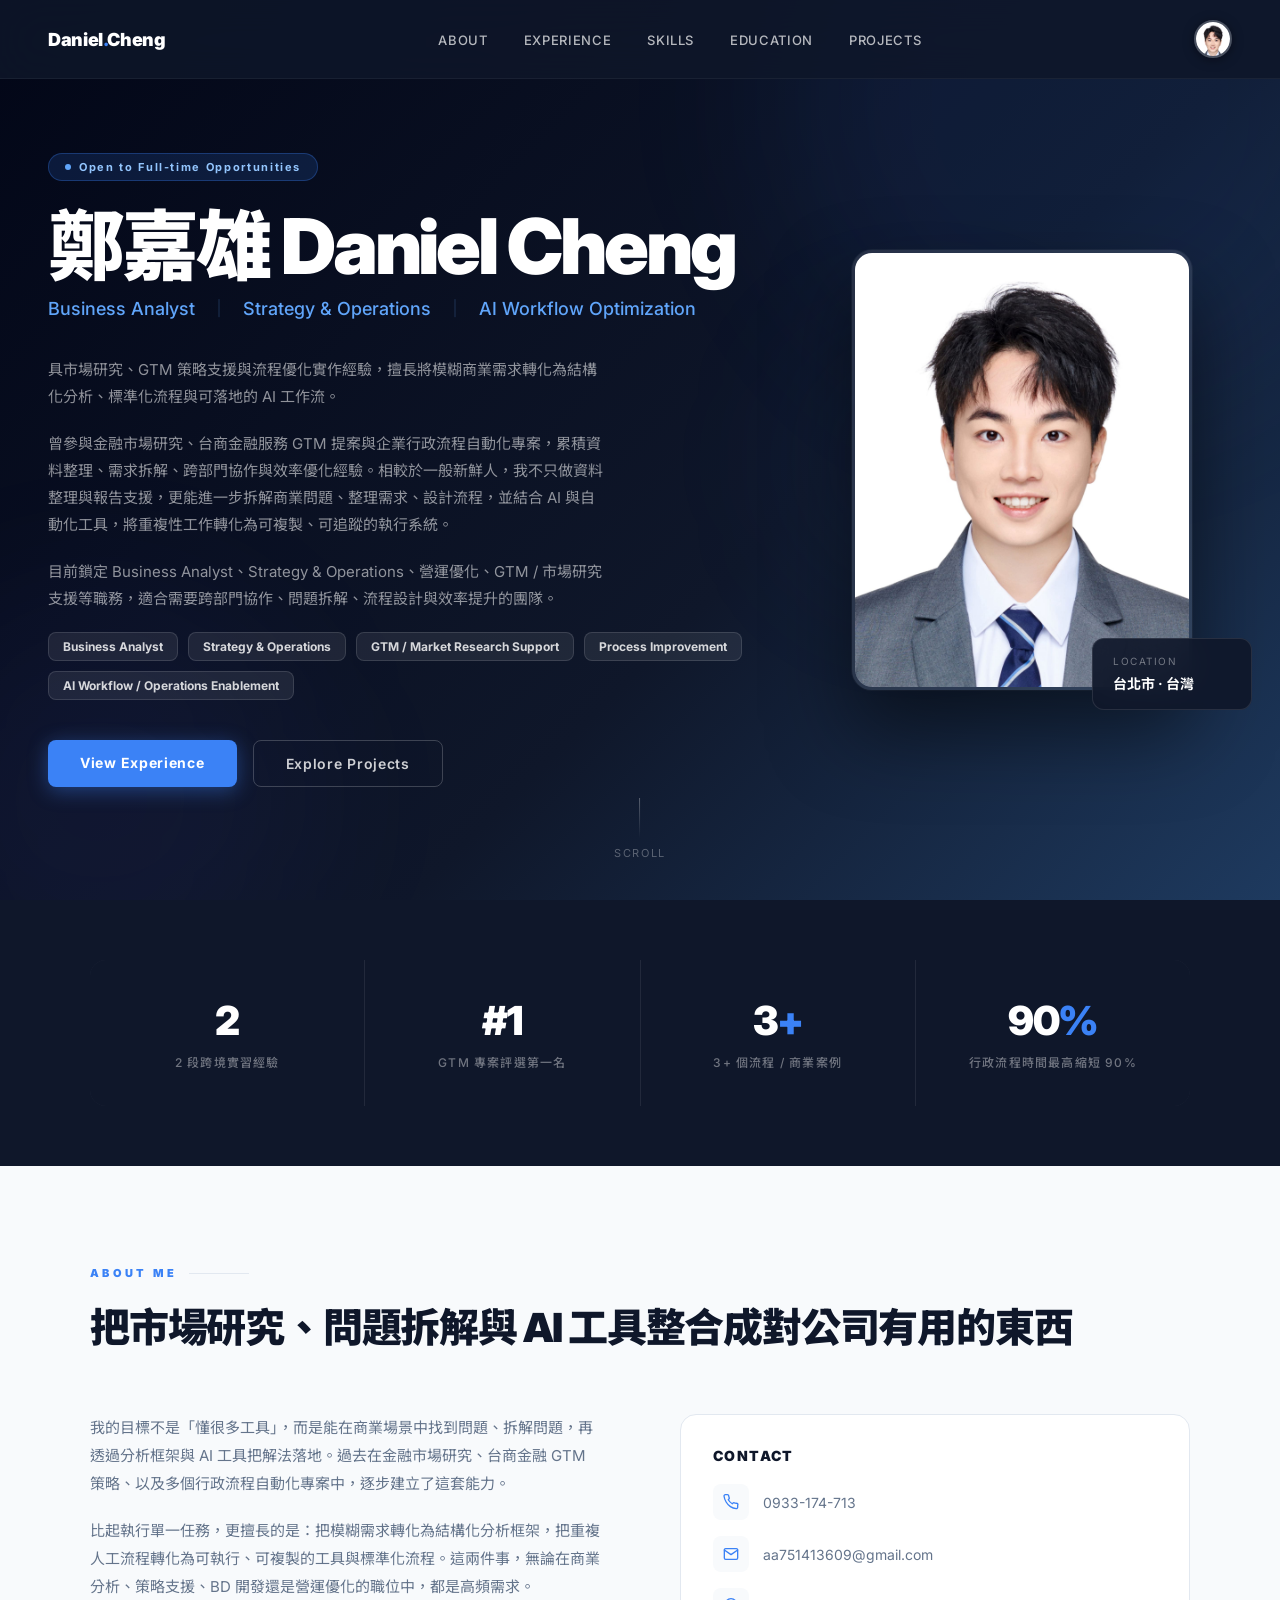
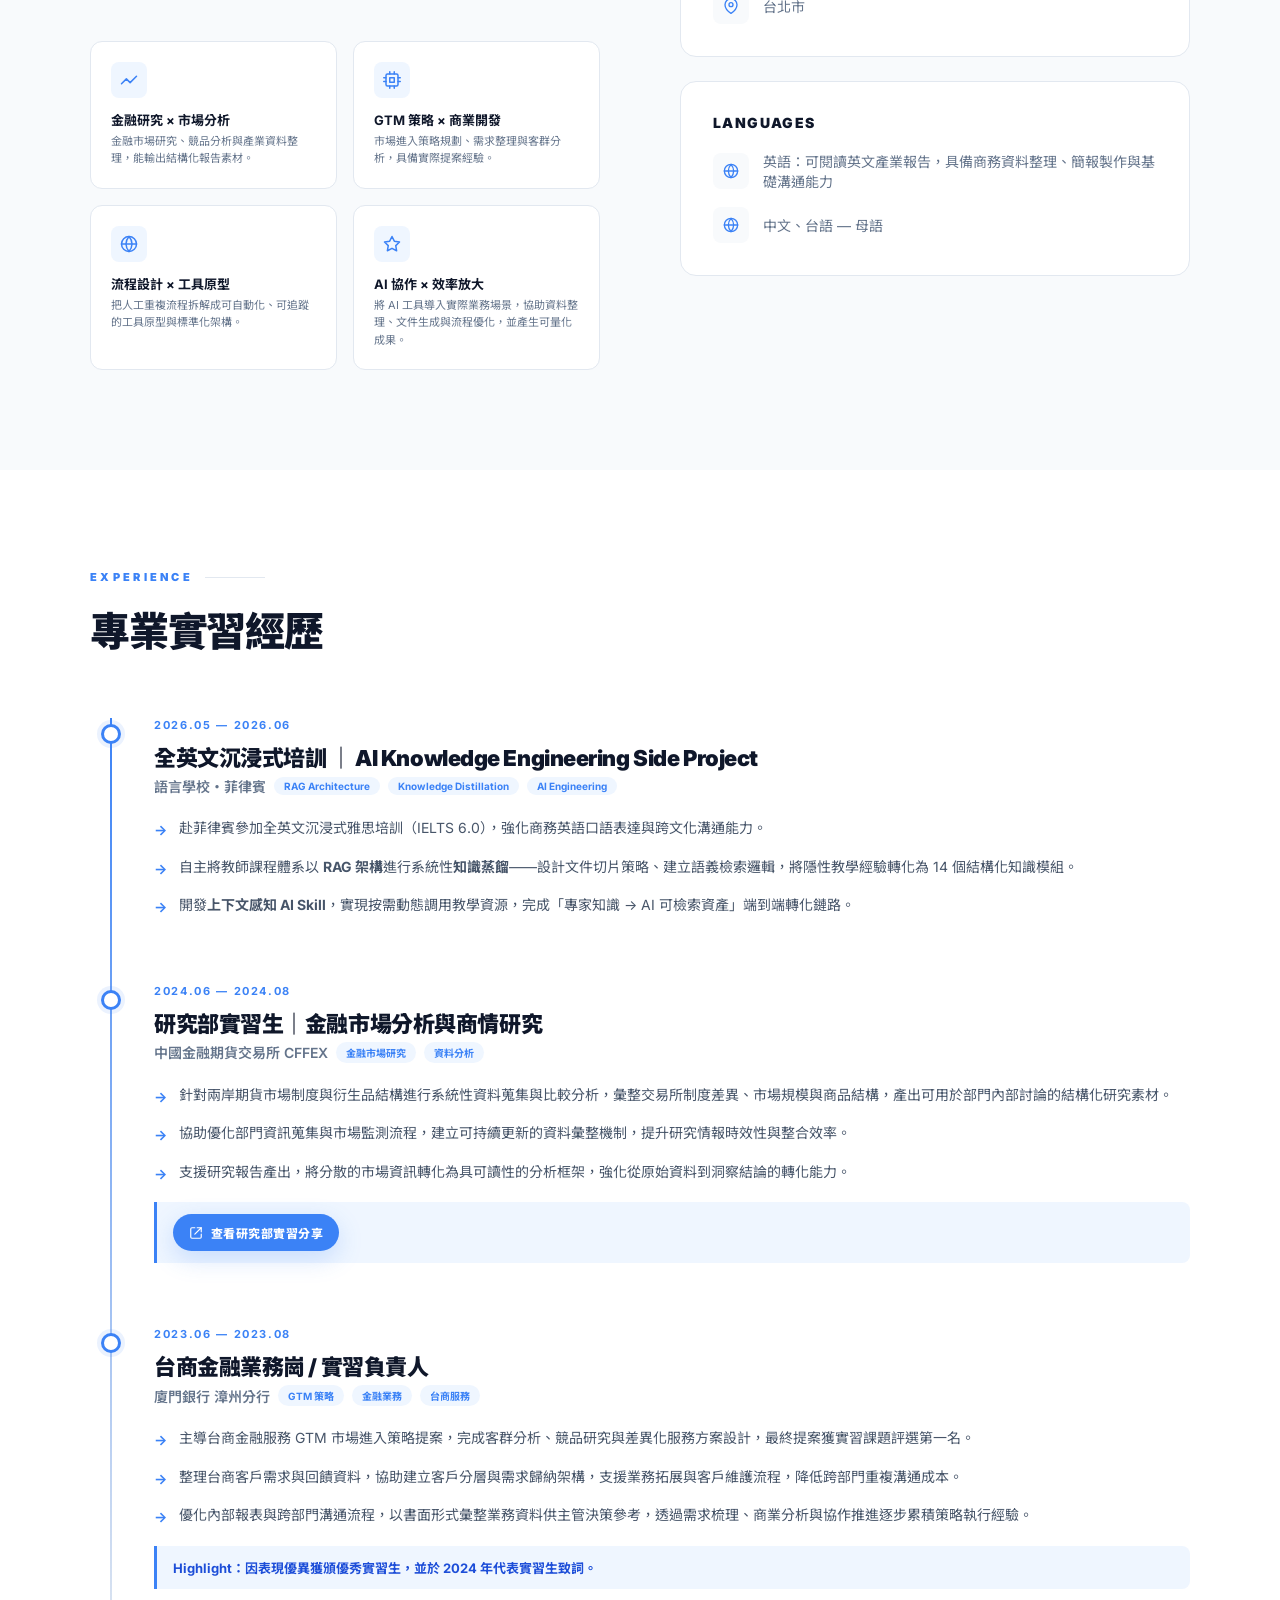
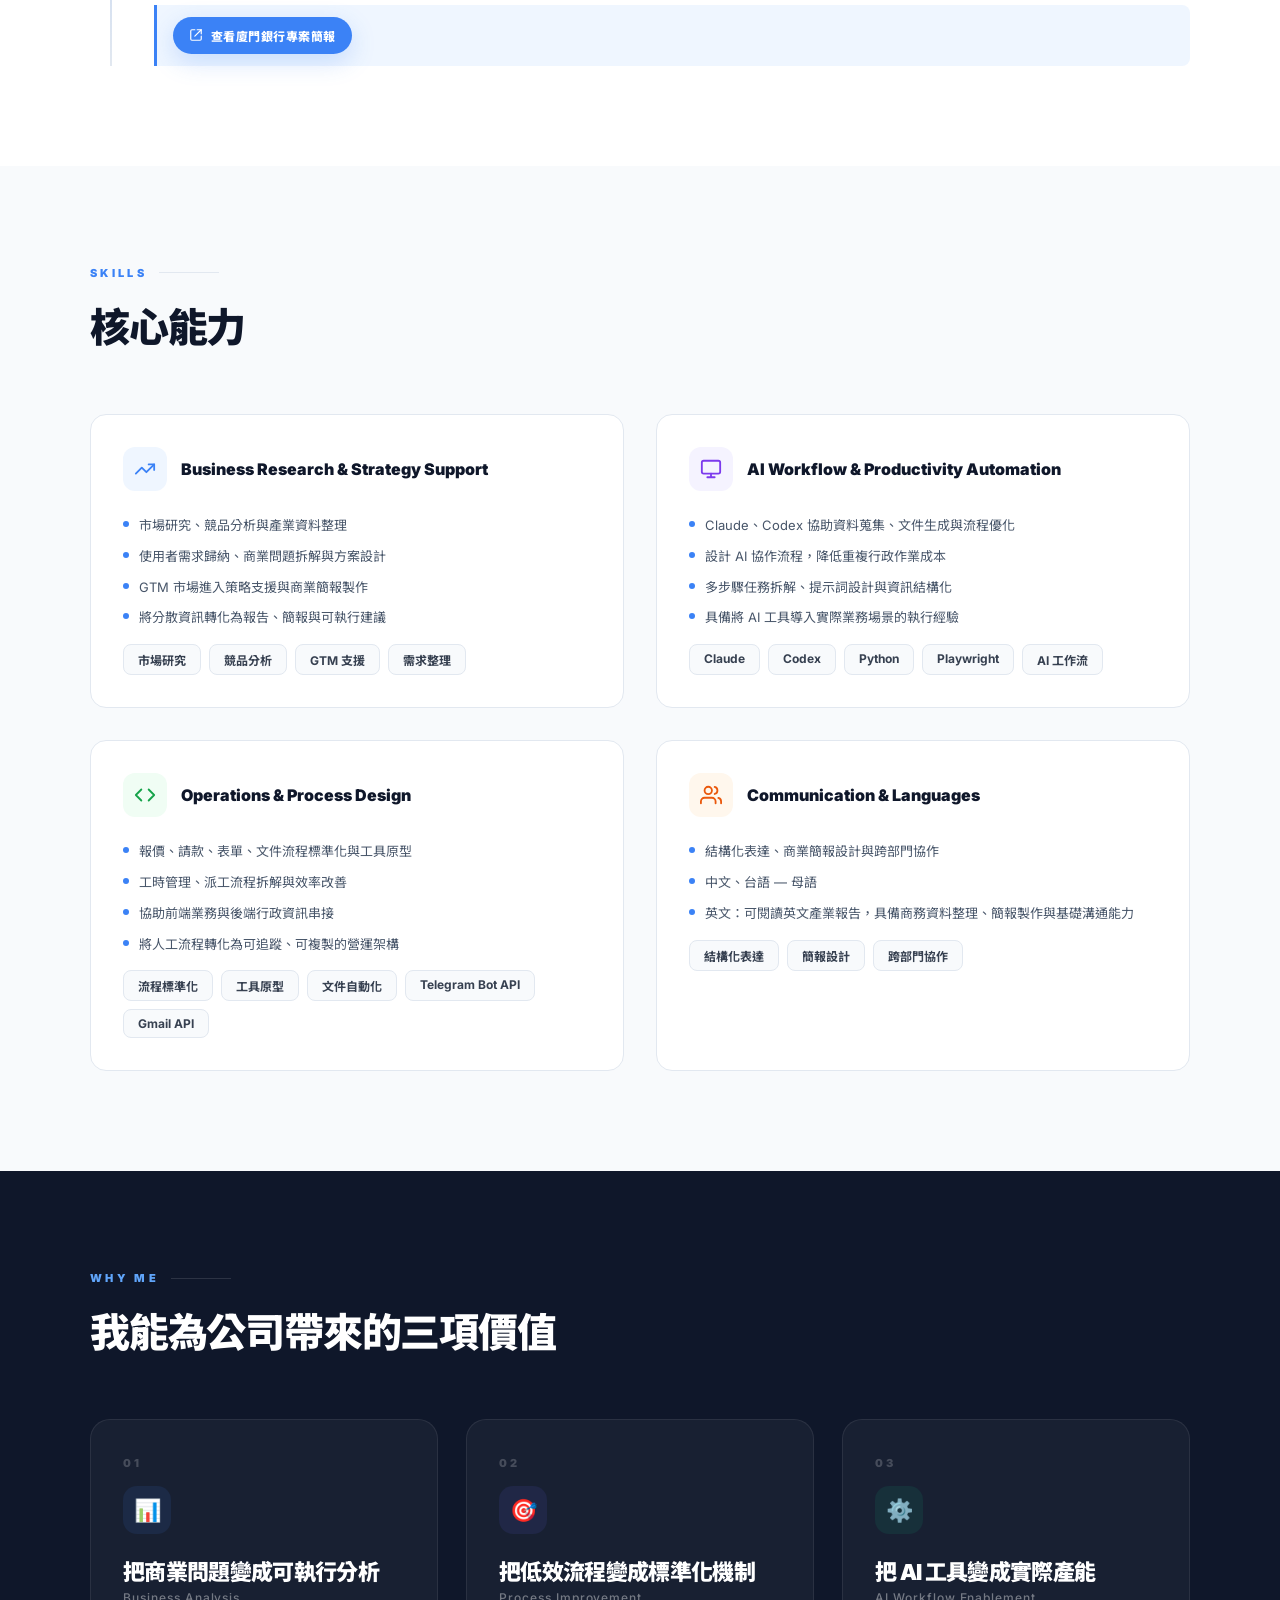
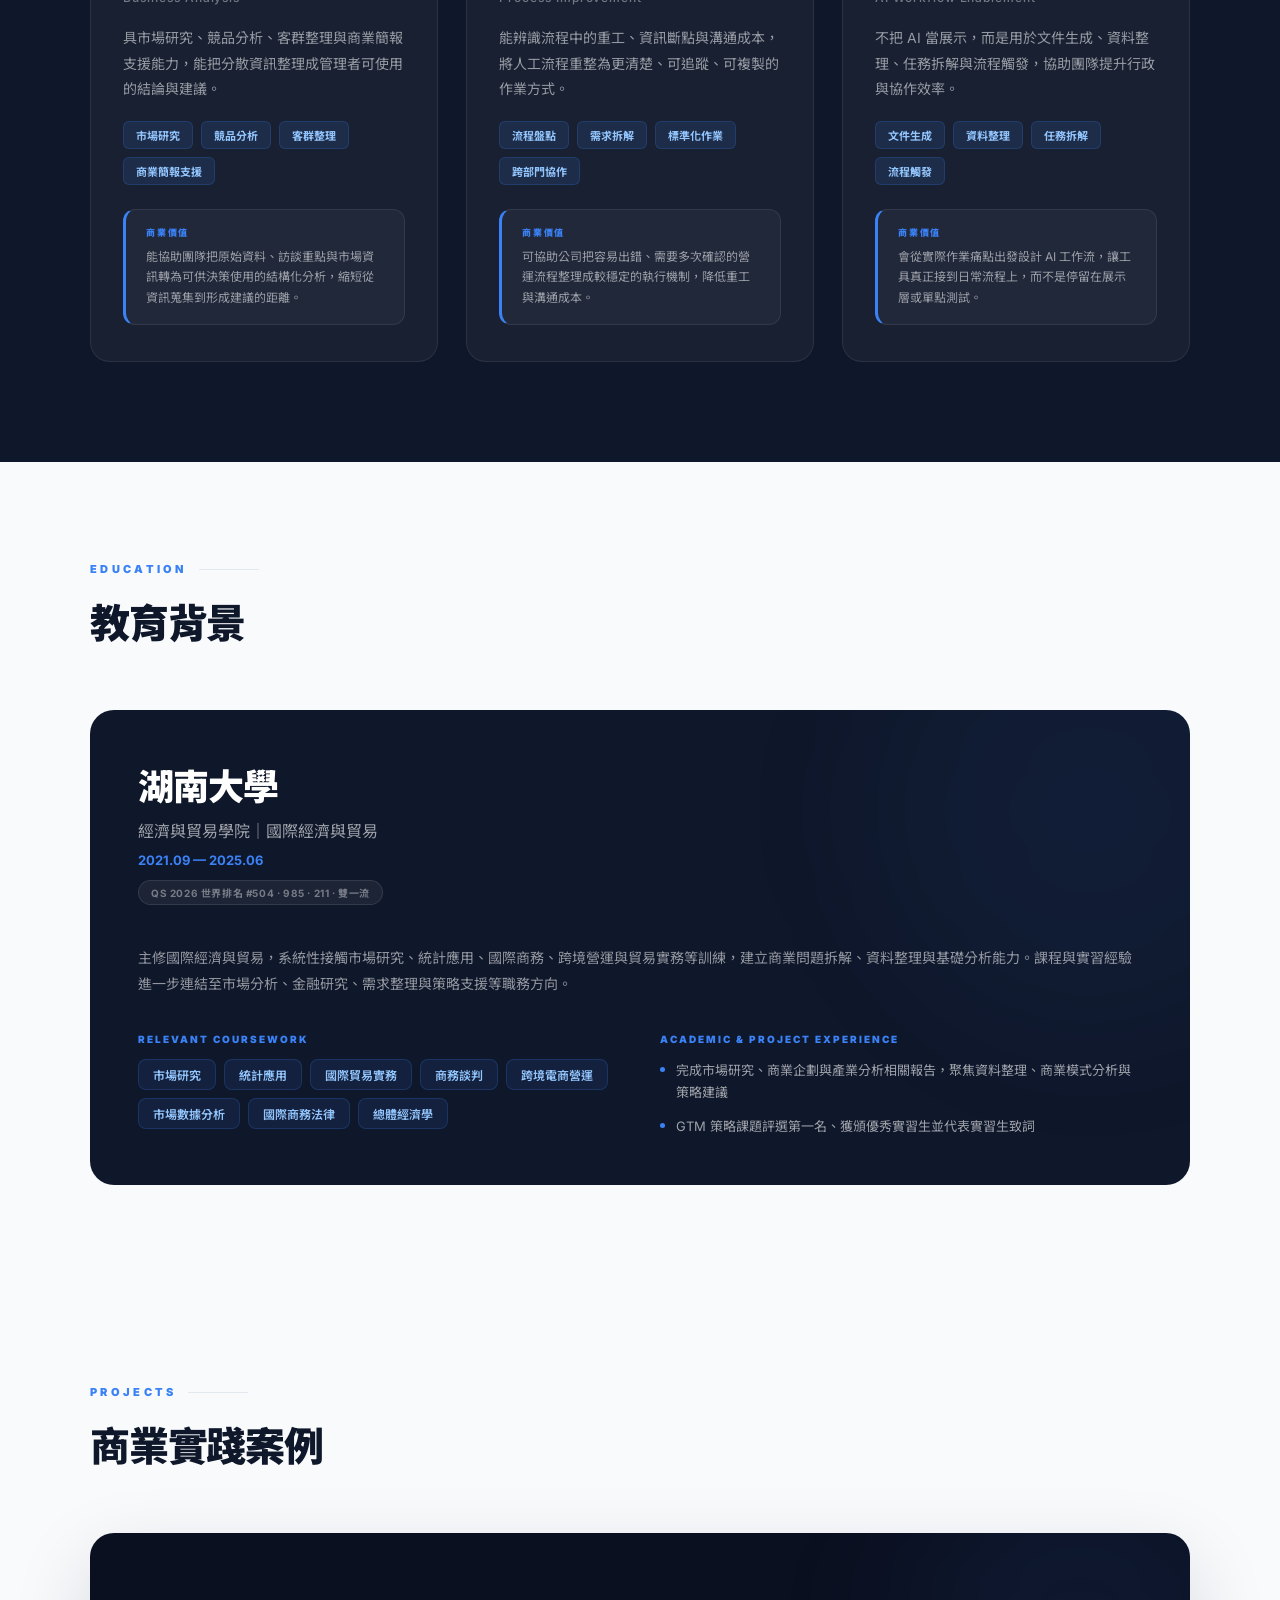
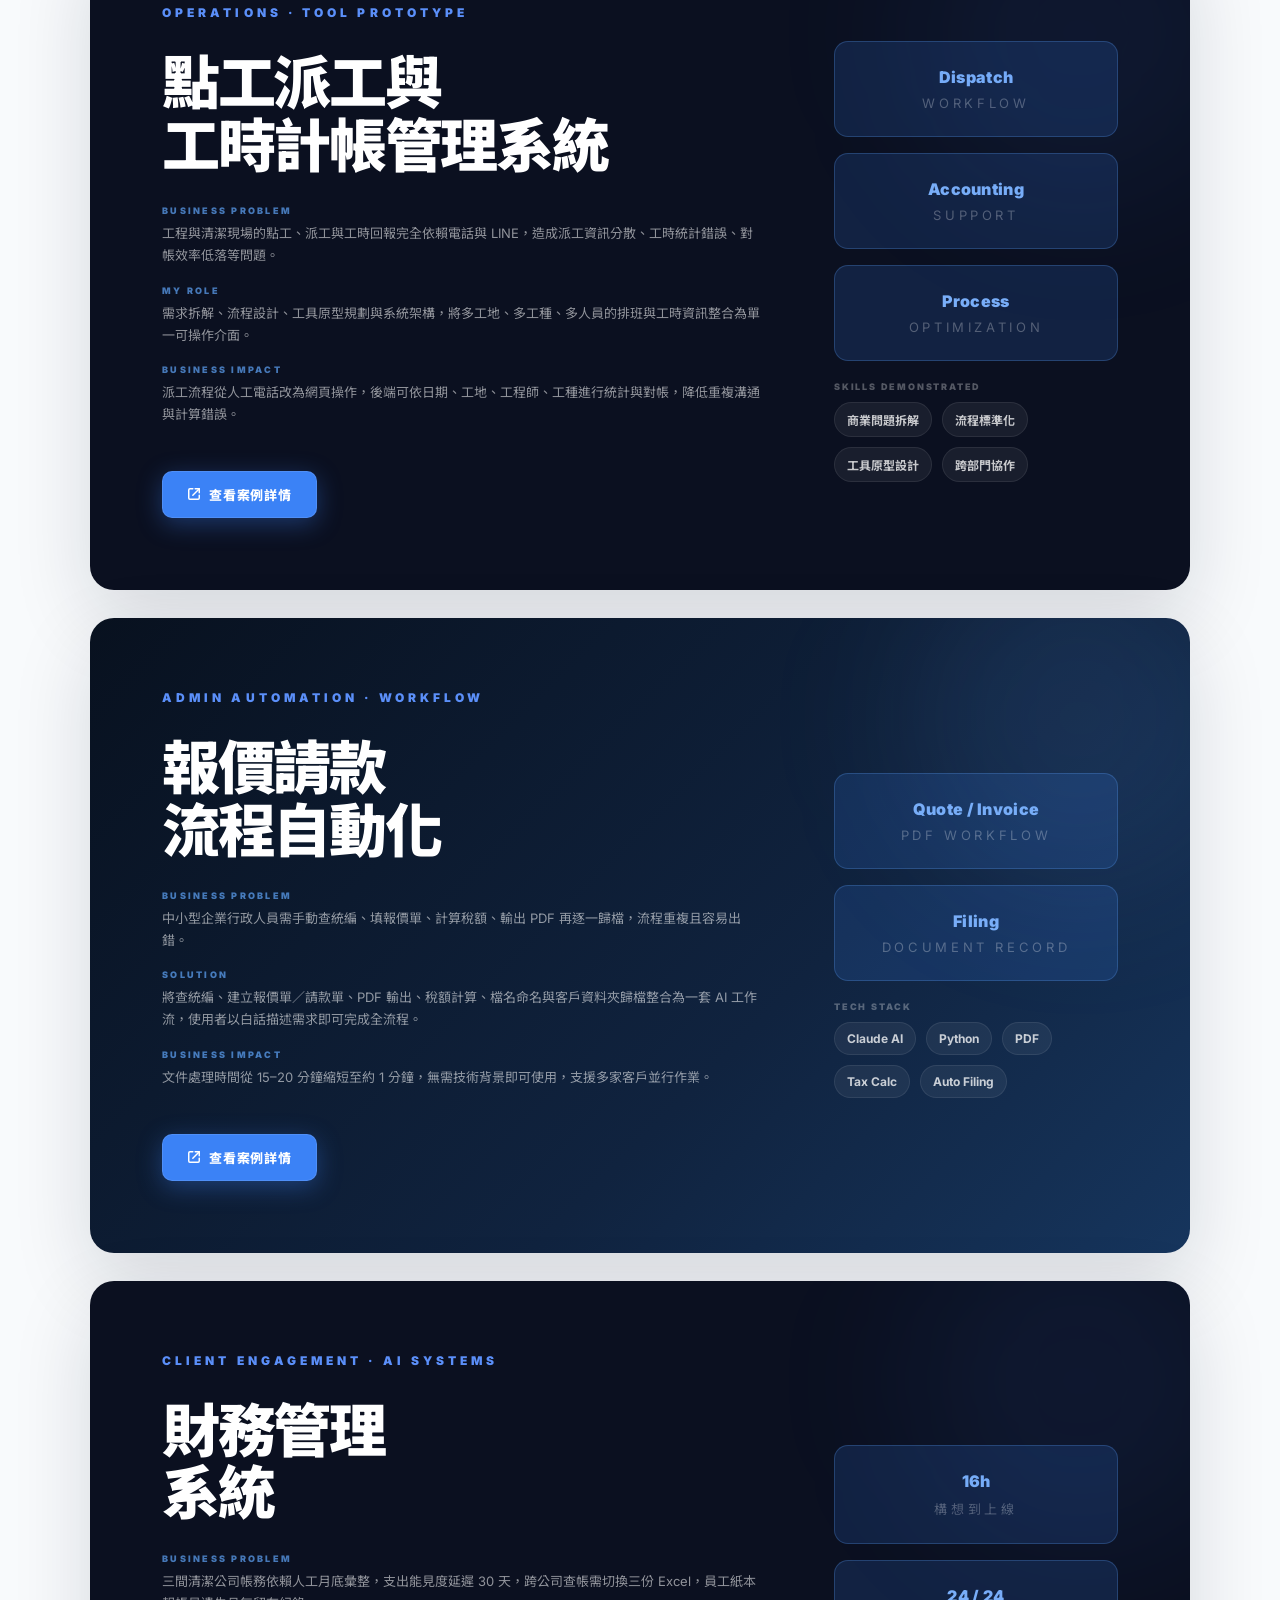
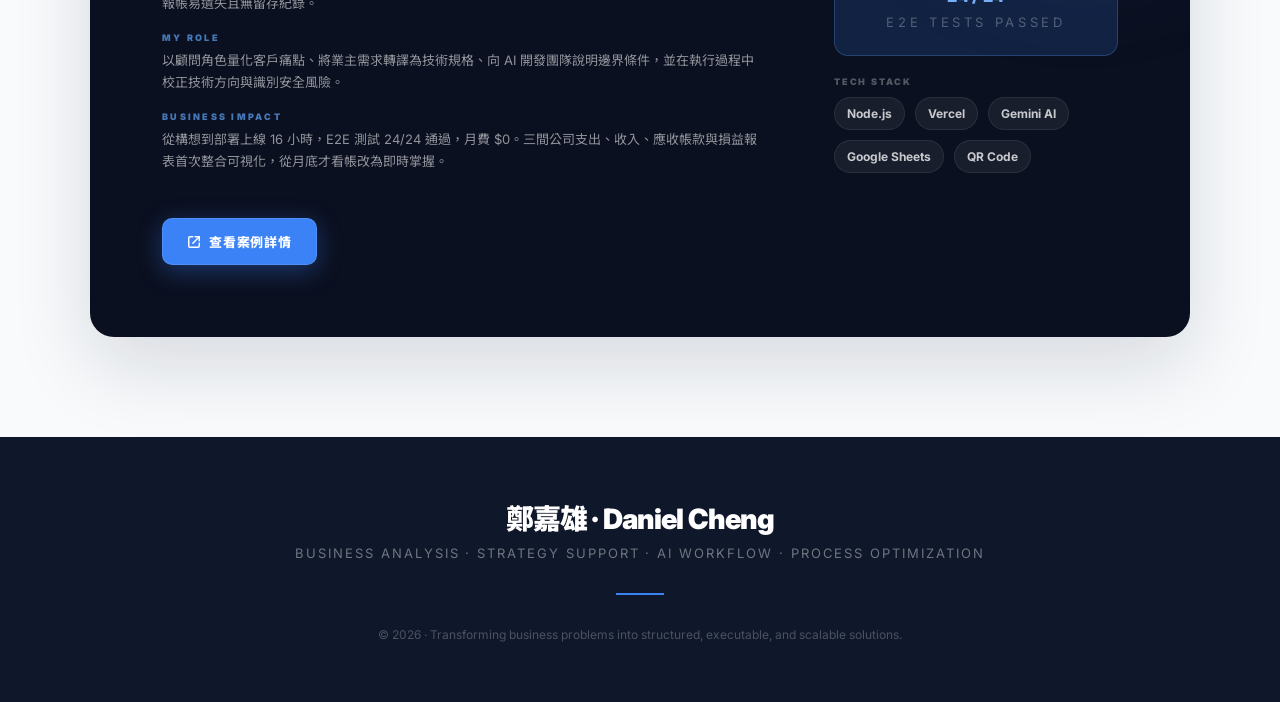
<file: index.html>
<!DOCTYPE html>
<html lang="zh-TW">
<head>
<meta charset="UTF-8">
<meta name="viewport" content="width=device-width, initial-scale=1.0">
<title>鄭嘉雄 · Daniel Cheng — Portfolio</title>
<meta name="description" content="鄭嘉雄 Daniel Cheng — Business Analyst、AI Workflow、Strategy & Operations。具金融市場研究與 GTM 策略實習經驗，擅長將商業問題轉化為可落地的分析框架與自動化工具。">

<!-- Favicon -->
<link rel="icon" type="image/jpeg" href="/assets/images/profile-fixed.jpg">

<!-- Open Graph / Social sharing -->
<meta property="og:type" content="website">
<meta property="og:url" content="https://daniel-cheng-portfolio.netlify.app">
<meta property="og:title" content="鄭嘉雄 · Daniel Cheng — Business Analyst & AI Workflow">
<meta property="og:description" content="具金融市場研究與 GTM 策略實習經驗，擅長將商業問題轉化為可落地的分析框架與自動化工具。Open to Full-time Opportunities。">
<meta property="og:image" content="https://daniel-cheng-portfolio.netlify.app/assets/images/profile-fixed.jpg">
<meta name="twitter:card" content="summary_large_image">
<meta name="twitter:image" content="https://daniel-cheng-portfolio.netlify.app/assets/images/profile-fixed.jpg">

<!-- Google Fonts (preconnect 先，再載字型，避免卡渲染) -->
<link rel="preconnect" href="https://fonts.googleapis.com">
<link rel="preconnect" href="https://fonts.gstatic.com" crossorigin>
<link href="https://fonts.googleapis.com/css2?family=Inter:wght@300;400;500;600;700;900&family=Noto+Sans+TC:wght@300;400;500;700;900&display=swap" rel="stylesheet">

<!-- Google tag (gtag.js) -->
<script async src="https://www.googletagmanager.com/gtag/js?id=G-X1RWZDY8KK"></script>
<script>
  window.dataLayer = window.dataLayer || [];
  function gtag(){dataLayer.push(arguments);}
  gtag('js', new Date());
  gtag('config', 'G-X1RWZDY8KK');
</script>

<link rel="stylesheet" href="assets/css/main.css">
</head>
<body>

<!-- NAV -->
<nav>
  <div class="nav-logo">Daniel<span>.</span>Cheng</div>
  <ul class="nav-links">
    <li><a href="#about">About</a></li>
    <li><a href="#experience">Experience</a></li>
    <li><a href="#skills">Skills</a></li>
    <li><a href="#education">Education</a></li>
    <li><a href="#project">Projects</a></li>
  </ul>
  <div class="nav-avatar"><img id="nav-avatar-img" src="/assets/images/profile-fixed.jpg" alt="Daniel Cheng"></div>
</nav>

<!-- HERO -->
<section id="hero">
  <div class="hero-bg-circle c1"></div>
  <div class="hero-bg-circle c2"></div>
  <div class="hero-bg-circle c3"></div>

  <div class="hero-inner">
    <div class="hero-text">
      <div class="hero-badge">
        <span class="hero-badge-dot"></span>
        Open to Full-time Opportunities
      </div>
      <h1 class="hero-name">鄭嘉雄 Daniel Cheng</h1>
      <p class="hero-title">
        Business Analyst <span class="sep">｜</span> Strategy &amp; Operations <span class="sep">｜</span> AI Workflow Optimization
      </p>
      <p class="hero-desc">具市場研究、GTM 策略支援與流程優化實作經驗，擅長將模糊商業需求轉化為結構化分析、標準化流程與可落地的 AI 工作流。</p>
      <p class="hero-desc">曾參與金融市場研究、台商金融服務 GTM 提案與企業行政流程自動化專案，累積資料整理、需求拆解、跨部門協作與效率優化經驗。相較於一般新鮮人，我不只做資料整理與報告支援，更能進一步拆解商業問題、整理需求、設計流程，並結合 AI 與自動化工具，將重複性工作轉化為可複製、可追蹤的執行系統。</p>
      <p class="hero-desc">目前鎖定 Business Analyst、Strategy &amp; Operations、營運優化、GTM / 市場研究支援等職務，適合需要跨部門協作、問題拆解、流程設計與效率提升的團隊。</p>
      <div class="hero-role-tags">
        <span class="skill-tag">Business Analyst</span>
        <span class="skill-tag">Strategy &amp; Operations</span>
        <span class="skill-tag">GTM / Market Research Support</span>
        <span class="skill-tag">Process Improvement</span>
        <span class="skill-tag">AI Workflow / Operations Enablement</span>
      </div>
      <div class="hero-cta">
        <a href="#experience" class="btn-primary">View Experience</a>
        <a href="#project" class="btn-ghost">Explore Projects</a>
      </div>
    </div>
    <div class="hero-photo">
      <div class="hero-photo-wrap">
        <img src="/assets/images/profile-fixed.jpg" alt="鄭嘉雄" loading="eager">
      </div>
      <div class="hero-photo-card">
        <div class="hero-photo-card-title">Location</div>
        <div class="hero-photo-card-val">台北市 · 台灣</div>
      </div>
    </div>
  </div>
  <div class="hero-scroll">Scroll</div>
</section>

<!-- STATS -->
<div id="stats">
  <div class="stats-grid">
    <div class="stat-item">
      <div class="stat-num">2</div>
      <div class="stat-label">2 段跨境實習經驗</div>
    </div>
    <div class="stat-item">
      <div class="stat-num">#<span>1</span></div>
      <div class="stat-label">GTM 專案評選第一名</div>
    </div>
    <div class="stat-item">
      <div class="stat-num">3<span>+</span></div>
      <div class="stat-label">3+ 個流程 / 商業案例</div>
    </div>
    <div class="stat-item">
      <div class="stat-num">90<span>%</span></div>
      <div class="stat-label">行政流程時間最高縮短 90%</div>
    </div>
  </div>
</div>

<!-- ABOUT -->
<section id="about">
  <div class="container">
    <div class="section-label">About Me</div>
    <h2 class="section-title">把市場研究、問題拆解與 AI 工具整合成對公司有用的東西</h2>
    <div class="about-grid">
      <div class="about-text fade-up">
        <p>我的目標不是「懂很多工具」，而是能在商業場景中找到問題、拆解問題，再透過分析框架與 AI 工具把解法落地。過去在金融市場研究、台商金融 GTM 策略、以及多個行政流程自動化專案中，逐步建立了這套能力。</p>
        <p>比起執行單一任務，更擅長的是：把模糊需求轉化為結構化分析框架，把重複人工流程轉化為可執行、可複製的工具與標準化流程。這兩件事，無論在商業分析、策略支援、BD 開發還是營運優化的職位中，都是高頻需求。</p>
        <div class="about-values">
          <div class="value-item">
            <div class="value-icon"><svg viewBox="0 0 24 24"><polyline points="22 7 13.5 15.5 8.5 10.5 2 17"/></svg></div>
            <div class="value-title">金融研究 × 市場分析</div>
            <div class="value-desc">金融市場研究、競品分析與產業資料整理，能輸出結構化報告素材。</div>
          </div>
          <div class="value-item">
            <div class="value-icon"><svg viewBox="0 0 24 24"><rect x="4" y="4" width="16" height="16" rx="2"/><rect x="9" y="9" width="6" height="6"/><line x1="9" y1="1" x2="9" y2="4"/><line x1="15" y1="1" x2="15" y2="4"/><line x1="9" y1="20" x2="9" y2="23"/><line x1="15" y1="20" x2="15" y2="23"/><line x1="20" y1="9" x2="23" y2="9"/><line x1="20" y1="14" x2="23" y2="14"/><line x1="1" y1="9" x2="4" y2="9"/><line x1="1" y1="14" x2="4" y2="14"/></svg></div>
            <div class="value-title">GTM 策略 × 商業開發</div>
            <div class="value-desc">市場進入策略規劃、需求整理與客群分析，具備實際提案經驗。</div>
          </div>
          <div class="value-item">
            <div class="value-icon"><svg viewBox="0 0 24 24"><circle cx="12" cy="12" r="10"/><line x1="2" y1="12" x2="22" y2="12"/><path d="M12 2a15.3 15.3 0 0 1 4 10 15.3 15.3 0 0 1-4 10 15.3 15.3 0 0 1-4-10 15.3 15.3 0 0 1 4-10z"/></svg></div>
            <div class="value-title">流程設計 × 工具原型</div>
            <div class="value-desc">把人工重複流程拆解成可自動化、可追蹤的工具原型與標準化架構。</div>
          </div>
          <div class="value-item">
            <div class="value-icon"><svg viewBox="0 0 24 24"><polygon points="12 2 15.09 8.26 22 9.27 17 14.14 18.18 21.02 12 17.77 5.82 21.02 7 14.14 2 9.27 8.91 8.26 12 2"/></svg></div>
            <div class="value-title">AI 協作 × 效率放大</div>
            <div class="value-desc">將 AI 工具導入實際業務場景，協助資料整理、文件生成與流程優化，並產生可量化成果。</div>
          </div>
        </div>
      </div>
      <div class="about-contacts fade-up">
        <div class="contact-card">
          <h3>Contact</h3>
          <div class="contact-row">
            <div class="contact-icon"><svg viewBox="0 0 24 24"><path d="M22 16.92v3a2 2 0 0 1-2.18 2 19.79 19.79 0 0 1-8.63-3.07A19.5 19.5 0 0 1 4.69 12 19.79 19.79 0 0 1 1.61 3.38 2 2 0 0 1 3.6 1h3a2 2 0 0 1 2 1.72c.127.96.361 1.903.7 2.81a2 2 0 0 1-.45 2.11L7.91 8.6a16 16 0 0 0 6 6l.92-.92a2 2 0 0 1 2.11-.45c.907.339 1.85.573 2.81.7A2 2 0 0 1 22 16.92z"/></svg></div>
            0933-174-713
          </div>
          <div class="contact-row">
            <div class="contact-icon"><svg viewBox="0 0 24 24"><path d="M4 4h16c1.1 0 2 .9 2 2v12c0 1.1-.9 2-2 2H4c-1.1 0-2-.9-2-2V6c0-1.1.9-2 2-2z"/><polyline points="22,6 12,13 2,6"/></svg></div>
            aa751413609@gmail.com
          </div>
          <div class="contact-row">
            <div class="contact-icon"><svg viewBox="0 0 24 24"><path d="M21 10c0 7-9 13-9 13s-9-6-9-13a9 9 0 0 1 18 0z"/><circle cx="12" cy="10" r="3"/></svg></div>
            台北市
          </div>
        </div>
        <div class="contact-card">
          <h3>Languages</h3>
          <div class="contact-row"><div class="contact-icon"><svg viewBox="0 0 24 24"><circle cx="12" cy="12" r="10"/><line x1="2" y1="12" x2="22" y2="12"/><path d="M12 2a15.3 15.3 0 0 1 4 10 15.3 15.3 0 0 1-4 10 15.3 15.3 0 0 1-4-10 15.3 15.3 0 0 1 4-10z"/></svg></div>英語：可閱讀英文產業報告，具備商務資料整理、簡報製作與基礎溝通能力</div>
          <div class="contact-row"><div class="contact-icon"><svg viewBox="0 0 24 24"><circle cx="12" cy="12" r="10"/><line x1="2" y1="12" x2="22" y2="12"/><path d="M12 2a15.3 15.3 0 0 1 4 10 15.3 15.3 0 0 1-4 10 15.3 15.3 0 0 1-4-10 15.3 15.3 0 0 1 4-10z"/></svg></div>中文、台語 — 母語</div>
        </div>
      </div>
    </div>
  </div>
</section>

<!-- EXPERIENCE -->
<section id="experience">
  <div class="container">
    <div class="section-label">Experience</div>
    <h2 class="section-title">專業實習經歷</h2>
    <div class="exp-timeline">

      <div class="exp-item fade-up">
        <div class="exp-dot"></div>
        <div class="exp-period">2026.05 — 2026.06</div>
        <div class="exp-role">全英文沉浸式培訓 ｜ AI Knowledge Engineering Side Project</div>
        <div class="exp-company">語言學校・菲律賓 <span class="exp-tag">RAG Architecture</span> <span class="exp-tag">Knowledge Distillation</span> <span class="exp-tag">AI Engineering</span></div>
        <ul class="exp-points">
          <li><span class="exp-bullet">→</span><span>赴菲律賓參加全英文沉浸式雅思培訓（IELTS 6.0），強化商務英語口語表達與跨文化溝通能力。</span></li>
          <li><span class="exp-bullet">→</span><span>自主將教師課程體系以 <strong>RAG 架構</strong>進行系統性<strong>知識蒸餾</strong>——設計文件切片策略、建立語義檢索邏輯，將隱性教學經驗轉化為 14 個結構化知識模組。</span></li>
          <li><span class="exp-bullet">→</span><span>開發<strong>上下文感知 AI Skill</strong>，實現按需動態調用教學資源，完成「專家知識 → AI 可檢索資產」端到端轉化鏈路。</span></li>
        </ul>
      </div>

      <div class="exp-item fade-up">
        <div class="exp-dot"></div>
        <div class="exp-period">2024.06 — 2024.08</div>
        <div class="exp-role">研究部實習生｜金融市場分析與商情研究</div>
        <div class="exp-company">中國金融期貨交易所 CFFEX <span class="exp-tag">金融市場研究</span> <span class="exp-tag">資料分析</span></div>
        <ul class="exp-points">
          <li><span class="exp-bullet">→</span><span>針對兩岸期貨市場制度與衍生品結構進行系統性資料蒐集與比較分析，彙整交易所制度差異、市場規模與商品結構，產出可用於部門內部討論的結構化研究素材。</span></li>
          <li><span class="exp-bullet">→</span><span>協助優化部門資訊蒐集與市場監測流程，建立可持續更新的資料彙整機制，提升研究情報時效性與整合效率。</span></li>
          <li><span class="exp-bullet">→</span><span>支援研究報告產出，將分散的市場資訊轉化為具可讀性的分析框架，強化從原始資料到洞察結論的轉化能力。</span></li>
        </ul>
        <div class="exp-award"><a href="cffex-share.html" target="_blank" rel="noopener" class="exp-link-btn"><svg viewBox="0 0 24 24"><path d="M14 3h7v7"/><path d="M10 14L21 3"/><path d="M21 14v5a2 2 0 0 1-2 2H5a2 2 0 0 1-2-2V5a2 2 0 0 1 2-2h5"/></svg>查看研究部實習分享</a></div>
      </div>

      <div class="exp-item fade-up">
        <div class="exp-dot"></div>
        <div class="exp-period">2023.06 — 2023.08</div>
        <div class="exp-role">台商金融業務崗 / 實習負責人</div>
        <div class="exp-company">廈門銀行 漳州分行 <span class="exp-tag">GTM 策略</span> <span class="exp-tag">金融業務</span> <span class="exp-tag">台商服務</span></div>
        <ul class="exp-points">
          <li><span class="exp-bullet">→</span><span>主導台商金融服務 GTM 市場進入策略提案，完成客群分析、競品研究與差異化服務方案設計，最終提案獲實習課題評選第一名。</span></li>
          <li><span class="exp-bullet">→</span><span>整理台商客戶需求與回饋資料，協助建立客戶分層與需求歸納架構，支援業務拓展與客戶維護流程，降低跨部門重複溝通成本。</span></li>
          <li><span class="exp-bullet">→</span><span>優化內部報表與跨部門溝通流程，以書面形式彙整業務資料供主管決策參考，透過需求梳理、商業分析與協作推進逐步累積策略執行經驗。</span></li>
        </ul>
        <div class="exp-award">Highlight：因表現優異獲頒優秀實習生，並於 2024 年代表實習生致詞。</div>
        <div class="exp-award"><a href="xiamen-bank-slides.html" target="_blank" rel="noopener" class="exp-link-btn"><svg viewBox="0 0 24 24"><path d="M14 3h7v7"/><path d="M10 14L21 3"/><path d="M21 14v5a2 2 0 0 1-2 2H5a2 2 0 0 1-2-2V5a2 2 0 0 1 2-2h5"/></svg>查看廈門銀行專案簡報</a></div>
      </div>

    </div>
  </div>
</section>

<!-- SKILLS -->
<section id="skills">
  <div class="container">
    <div class="section-label">Skills</div>
    <h2 class="section-title">核心能力</h2>
    <div class="skills-grid">

      <div class="skill-card fade-up">
        <div class="skill-card-header">
          <div class="skill-card-icon icon-blue"><svg viewBox="0 0 24 24"><polyline points="22 7 13.5 15.5 8.5 10.5 2 17"/><polyline points="16 7 22 7 22 13"/></svg></div>
          <div class="skill-card-title">Business Research &amp; Strategy Support</div>
        </div>
        <div class="skill-points">
          <div class="skill-point"><span class="skill-point-dot"></span>市場研究、競品分析與產業資料整理</div>
          <div class="skill-point"><span class="skill-point-dot"></span>使用者需求歸納、商業問題拆解與方案設計</div>
          <div class="skill-point"><span class="skill-point-dot"></span>GTM 市場進入策略支援與商業簡報製作</div>
          <div class="skill-point"><span class="skill-point-dot"></span>將分散資訊轉化為報告、簡報與可執行建議</div>
        </div>
        <div class="skill-tags" style="margin-top:16px">
          <span class="skill-tag">市場研究</span><span class="skill-tag">競品分析</span><span class="skill-tag">GTM 支援</span><span class="skill-tag">需求整理</span>
        </div>
      </div>

      <div class="skill-card fade-up">
        <div class="skill-card-header">
          <div class="skill-card-icon icon-purple"><svg viewBox="0 0 24 24"><rect x="2" y="3" width="20" height="14" rx="2"/><path d="M8 21h8M12 17v4"/></svg></div>
          <div class="skill-card-title">AI Workflow &amp; Productivity Automation</div>
        </div>
        <div class="skill-points">
          <div class="skill-point"><span class="skill-point-dot"></span>Claude、Codex 協助資料蒐集、文件生成與流程優化</div>
          <div class="skill-point"><span class="skill-point-dot"></span>設計 AI 協作流程，降低重複行政作業成本</div>
          <div class="skill-point"><span class="skill-point-dot"></span>多步驟任務拆解、提示詞設計與資訊結構化</div>
          <div class="skill-point"><span class="skill-point-dot"></span>具備將 AI 工具導入實際業務場景的執行經驗</div>
        </div>
        <div class="skill-tags" style="margin-top:16px">
          <span class="skill-tag">Claude</span><span class="skill-tag">Codex</span><span class="skill-tag">Python</span><span class="skill-tag">Playwright</span><span class="skill-tag">AI 工作流</span>
        </div>
      </div>

      <div class="skill-card fade-up">
        <div class="skill-card-header">
          <div class="skill-card-icon icon-green"><svg viewBox="0 0 24 24"><polyline points="16 18 22 12 16 6"/><polyline points="8 6 2 12 8 18"/></svg></div>
          <div class="skill-card-title">Operations &amp; Process Design</div>
        </div>
        <div class="skill-points">
          <div class="skill-point"><span class="skill-point-dot"></span>報價、請款、表單、文件流程標準化與工具原型</div>
          <div class="skill-point"><span class="skill-point-dot"></span>工時管理、派工流程拆解與效率改善</div>
          <div class="skill-point"><span class="skill-point-dot"></span>協助前端業務與後端行政資訊串接</div>
          <div class="skill-point"><span class="skill-point-dot"></span>將人工流程轉化為可追蹤、可複製的營運架構</div>
        </div>
        <div class="skill-tags" style="margin-top:16px">
          <span class="skill-tag">流程標準化</span><span class="skill-tag">工具原型</span><span class="skill-tag">文件自動化</span><span class="skill-tag">Telegram Bot API</span><span class="skill-tag">Gmail API</span>
        </div>
      </div>

      <div class="skill-card fade-up">
        <div class="skill-card-header">
          <div class="skill-card-icon icon-orange"><svg viewBox="0 0 24 24"><path d="M17 21v-2a4 4 0 0 0-4-4H5a4 4 0 0 0-4 4v2"/><circle cx="9" cy="7" r="4"/><path d="M23 21v-2a4 4 0 0 0-3-3.87M16 3.13a4 4 0 0 1 0 7.75"/></svg></div>
          <div class="skill-card-title">Communication &amp; Languages</div>
        </div>
        <div class="skill-points">
          <div class="skill-point"><span class="skill-point-dot"></span>結構化表達、商業簡報設計與跨部門協作</div>
          <div class="skill-point"><span class="skill-point-dot"></span>中文、台語 — 母語</div>
          <div class="skill-point"><span class="skill-point-dot"></span>英文：可閱讀英文產業報告，具備商務資料整理、簡報製作與基礎溝通能力</div>
        </div>
        <div class="skill-tags" style="margin-top:16px">
          <span class="skill-tag">結構化表達</span><span class="skill-tag">簡報設計</span><span class="skill-tag">跨部門協作</span>
        </div>
      </div>

    </div>
  </div>
</section>

<!-- VALUE PILLARS -->
<section id="value-pillars">
  <div class="container">
    <div class="section-label">Why Me</div>
    <h2 class="section-title">我能為公司帶來的三項價值</h2>
    <div class="pillars-grid">

      <div class="pillar-card fade-up">
        <div class="pillar-num">01</div>
        <div class="pillar-icon-wrap" style="background:rgba(59,130,246,.1)">📊</div>
        <div class="pillar-title">把商業問題變成可執行分析</div>
        <div class="pillar-sub">Business Analysis</div>
        <div class="pillar-desc">具市場研究、競品分析、客群整理與商業簡報支援能力，能把分散資訊整理成管理者可使用的結論與建議。</div>
        <div class="pillar-capabilities">
          <span>市場研究</span>
          <span>競品分析</span>
          <span>客群整理</span>
          <span>商業簡報支援</span>
        </div>
        <div class="pillar-impact">
          <div class="pillar-impact-label">商業價值</div>
          <div class="pillar-impact-text">能協助團隊把原始資料、訪談重點與市場資訊轉為可供決策使用的結構化分析，縮短從資訊蒐集到形成建議的距離。</div>
        </div>
      </div>

      <div class="pillar-card fade-up">
        <div class="pillar-num">02</div>
        <div class="pillar-icon-wrap" style="background:rgba(99,102,241,.1)">🎯</div>
        <div class="pillar-title">把低效流程變成標準化機制</div>
        <div class="pillar-sub">Process Improvement</div>
        <div class="pillar-desc">能辨識流程中的重工、資訊斷點與溝通成本，將人工流程重整為更清楚、可追蹤、可複製的作業方式。</div>
        <div class="pillar-capabilities">
          <span>流程盤點</span>
          <span>需求拆解</span>
          <span>標準化作業</span>
          <span>跨部門協作</span>
        </div>
        <div class="pillar-impact">
          <div class="pillar-impact-label">商業價值</div>
          <div class="pillar-impact-text">可協助公司把容易出錯、需要多次確認的營運流程整理成較穩定的執行機制，降低重工與溝通成本。</div>
        </div>
      </div>

      <div class="pillar-card fade-up">
        <div class="pillar-num">03</div>
        <div class="pillar-icon-wrap" style="background:rgba(16,185,129,.1)">⚙️</div>
        <div class="pillar-title">把 AI 工具變成實際產能</div>
        <div class="pillar-sub">AI Workflow Enablement</div>
        <div class="pillar-desc">不把 AI 當展示，而是用於文件生成、資料整理、任務拆解與流程觸發，協助團隊提升行政與協作效率。</div>
        <div class="pillar-capabilities">
          <span>文件生成</span>
          <span>資料整理</span>
          <span>任務拆解</span>
          <span>流程觸發</span>
        </div>
        <div class="pillar-impact">
          <div class="pillar-impact-label">商業價值</div>
          <div class="pillar-impact-text">會從實際作業痛點出發設計 AI 工作流，讓工具真正接到日常流程上，而不是停留在展示層或單點測試。</div>
        </div>
      </div>

    </div>
  </div>
</section>

<!-- EDUCATION -->
<section id="education">
  <div class="container">
    <div class="section-label">Education</div>
    <h2 class="section-title">教育背景</h2>
    <div class="edu-card fade-up">
      <div class="edu-glow"></div>
      <div class="edu-main-info">
        <div class="edu-school-block">
          <div class="edu-school">湖南大學</div>
          <div class="edu-dept">經濟與貿易學院｜國際經濟與貿易</div>
          <div class="edu-period">2021.09 — 2025.06</div>
          <span class="edu-badge">QS 2026 世界排名 #504 · 985 · 211 · 雙一流</span>
        </div>
        <div class="edu-notes">
          主修國際經濟與貿易，系統性接觸市場研究、統計應用、國際商務、跨境營運與貿易實務等訓練，建立商業問題拆解、資料整理與基礎分析能力。課程與實習經驗進一步連結至市場分析、金融研究、需求整理與策略支援等職務方向。
        </div>
        <div class="edu-sections-grid">
          <div>
            <div class="edu-section-label">Relevant Coursework</div>
            <div class="edu-course-tags">
              <span class="edu-course-tag">市場研究</span>
              <span class="edu-course-tag">統計應用</span>
              <span class="edu-course-tag">國際貿易實務</span>
              <span class="edu-course-tag">商務談判</span>
              <span class="edu-course-tag">跨境電商營運</span>
              <span class="edu-course-tag">市場數據分析</span>
              <span class="edu-course-tag">國際商務法律</span>
              <span class="edu-course-tag">總體經濟學</span>
            </div>
          </div>
          <div>
            <div class="edu-section-label">Academic &amp; Project Experience</div>
            <ul class="edu-exp-list">
              <li>完成市場研究、商業企劃與產業分析相關報告，聚焦資料整理、商業模式分析與策略建議</li>
              <li>GTM 策略課題評選第一名、獲頒優秀實習生並代表實習生致詞</li>
            </ul>
          </div>
        </div>
      </div>
    </div>
  </div>
</section>

<!-- PROJECT -->
<section id="project">
  <div class="container">
    <div class="section-label">Projects</div>
    <h2 class="section-title">商業實踐案例</h2>
    <div class="project-showcase">

      <div class="project-card fade-up">
        <div class="proj-glow"></div>
        <div>
          <div class="proj-label">Operations · Tool Prototype</div>
          <div class="proj-title">點工派工與<br>工時計帳管理系統</div>
          <div class="proj-case-section">
            <div class="proj-case-label">Business Problem</div>
            <div class="proj-case-text">工程與清潔現場的點工、派工與工時回報完全依賴電話與 LINE，造成派工資訊分散、工時統計錯誤、對帳效率低落等問題。</div>
          </div>
          <div class="proj-case-section">
            <div class="proj-case-label">My Role</div>
            <div class="proj-case-text">需求拆解、流程設計、工具原型規劃與系統架構，將多工地、多工種、多人員的排班與工時資訊整合為單一可操作介面。</div>
          </div>
          <div class="proj-case-section">
            <div class="proj-case-label">Business Impact</div>
            <div class="proj-case-text">派工流程從人工電話改為網頁操作，後端可依日期、工地、工程師、工種進行統計與對帳，降低重複溝通與計算錯誤。</div>
          </div>
          <a href="dispatch-workforce-case.html" class="proj-cta-btn" target="_blank" rel="noopener">
            <svg viewBox="0 0 24 24"><path d="M14 3h7v7"/><path d="M10 14L21 3"/><path d="M21 14v5a2 2 0 0 1-2 2H5a2 2 0 0 1-2-2V5a2 2 0 0 1 2-2h5"/></svg>
            查看案例詳情
          </a>
        </div>
        <div>
          <div class="proj-badge" style="margin-bottom:16px">
            <div class="proj-badge-val">Dispatch</div>
            <div class="proj-badge-label">Workflow</div>
          </div>
          <div class="proj-badge" style="margin-bottom:16px">
            <div class="proj-badge-val">Accounting</div>
            <div class="proj-badge-label">Support</div>
          </div>
          <div class="proj-badge">
            <div class="proj-badge-val">Process</div>
            <div class="proj-badge-label">Optimization</div>
          </div>
          <div class="proj-skills-label">Skills Demonstrated</div>
          <div class="proj-tech-stack">
            <span>商業問題拆解</span><span>流程標準化</span><span>工具原型設計</span><span>跨部門協作</span>
          </div>
        </div>
      </div>

      <div class="project-card project-card-alt fade-up">
        <div class="proj-glow alt"></div>
        <div>
          <div class="proj-label">Admin Automation · Workflow</div>
          <div class="proj-title">報價請款<br>流程自動化</div>
          <div class="proj-case-section">
            <div class="proj-case-label">Business Problem</div>
            <div class="proj-case-text">中小型企業行政人員需手動查統編、填報價單、計算稅額、輸出 PDF 再逐一歸檔，流程重複且容易出錯。</div>
          </div>
          <div class="proj-case-section">
            <div class="proj-case-label">Solution</div>
            <div class="proj-case-text">將查統編、建立報價單／請款單、PDF 輸出、稅額計算、檔名命名與客戶資料夾歸檔整合為一套 AI 工作流，使用者以白話描述需求即可完成全流程。</div>
          </div>
          <div class="proj-case-section">
            <div class="proj-case-label">Business Impact</div>
            <div class="proj-case-text">文件處理時間從 15–20 分鐘縮短至約 1 分鐘，無需技術背景即可使用，支援多家客戶並行作業。</div>
          </div>
          <a href="quote-invoice-slides.html" class="proj-cta-btn" target="_blank" rel="noopener">
            <svg viewBox="0 0 24 24"><path d="M14 3h7v7"/><path d="M10 14L21 3"/><path d="M21 14v5a2 2 0 0 1-2 2H5a2 2 0 0 1-2-2V5a2 2 0 0 1 2-2h5"/></svg>
            查看案例詳情
          </a>
        </div>
        <div>
          <div class="proj-badge" style="margin-bottom:16px">
            <div class="proj-badge-val">Quote / Invoice</div>
            <div class="proj-badge-label">PDF Workflow</div>
          </div>
          <div class="proj-badge" style="margin-bottom:16px">
            <div class="proj-badge-val">Filing</div>
            <div class="proj-badge-label">Document Record</div>
          </div>
          <div class="proj-skills-label">Tech Stack</div>
          <div class="proj-tech-stack">
            <span>Claude AI</span><span>Python</span><span>PDF</span><span>Tax Calc</span><span>Auto Filing</span>
          </div>
        </div>
      </div>

      <div class="project-card fade-up">
        <div class="proj-glow"></div>
        <div>
          <div class="proj-label">Client Engagement · AI Systems</div>
          <div class="proj-title">財務管理<br>系統</div>
          <div class="proj-case-section">
            <div class="proj-case-label">Business Problem</div>
            <div class="proj-case-text">三間清潔公司帳務依賴人工月底彙整，支出能見度延遲 30 天，跨公司查帳需切換三份 Excel，員工紙本報帳易遺失且無留存紀錄。</div>
          </div>
          <div class="proj-case-section">
            <div class="proj-case-label">My Role</div>
            <div class="proj-case-text">以顧問角色量化客戶痛點、將業主需求轉譯為技術規格、向 AI 開發團隊說明邊界條件，並在執行過程中校正技術方向與識別安全風險。</div>
          </div>
          <div class="proj-case-section">
            <div class="proj-case-label">Business Impact</div>
            <div class="proj-case-text">從構想到部署上線 16 小時，E2E 測試 24/24 通過，月費 $0。三間公司支出、收入、應收帳款與損益報表首次整合可視化，從月底才看帳改為即時掌握。</div>
          </div>
          <a href="ai-admin-automation-slides.html" class="proj-cta-btn" target="_blank" rel="noopener">
            <svg viewBox="0 0 24 24"><path d="M14 3h7v7"/><path d="M10 14L21 3"/><path d="M21 14v5a2 2 0 0 1-2 2H5a2 2 0 0 1-2-2V5a2 2 0 0 1 2-2h5"/></svg>
            查看案例詳情
          </a>
        </div>
        <div>
          <div class="proj-badge" style="margin-bottom:16px">
            <div class="proj-badge-val">16h</div>
            <div class="proj-badge-label">構想到上線</div>
          </div>
          <div class="proj-badge" style="margin-bottom:16px">
            <div class="proj-badge-val">24 / 24</div>
            <div class="proj-badge-label">E2E Tests Passed</div>
          </div>
          <div class="proj-skills-label">Tech Stack</div>
          <div class="proj-tech-stack">
            <span>Node.js</span><span>Vercel</span><span>Gemini AI</span><span>Google Sheets</span><span>QR Code</span>
          </div>
        </div>
      </div>

    </div>
  </div>
</section>


<!-- FOOTER -->
<footer>
  <div class="footer-name">鄭嘉雄 · Daniel Cheng</div>
  <div class="footer-title">Business Analysis · Strategy Support · AI Workflow · Process Optimization</div>
  <div class="footer-divider"></div>
  <div class="footer-copy">© 2026 · Transforming business problems into structured, executable, and scalable solutions.</div>
</footer>


<script src="data/content.js"></script>
<script src="assets/js/main.js"></script>
</body>
</html>
</file>
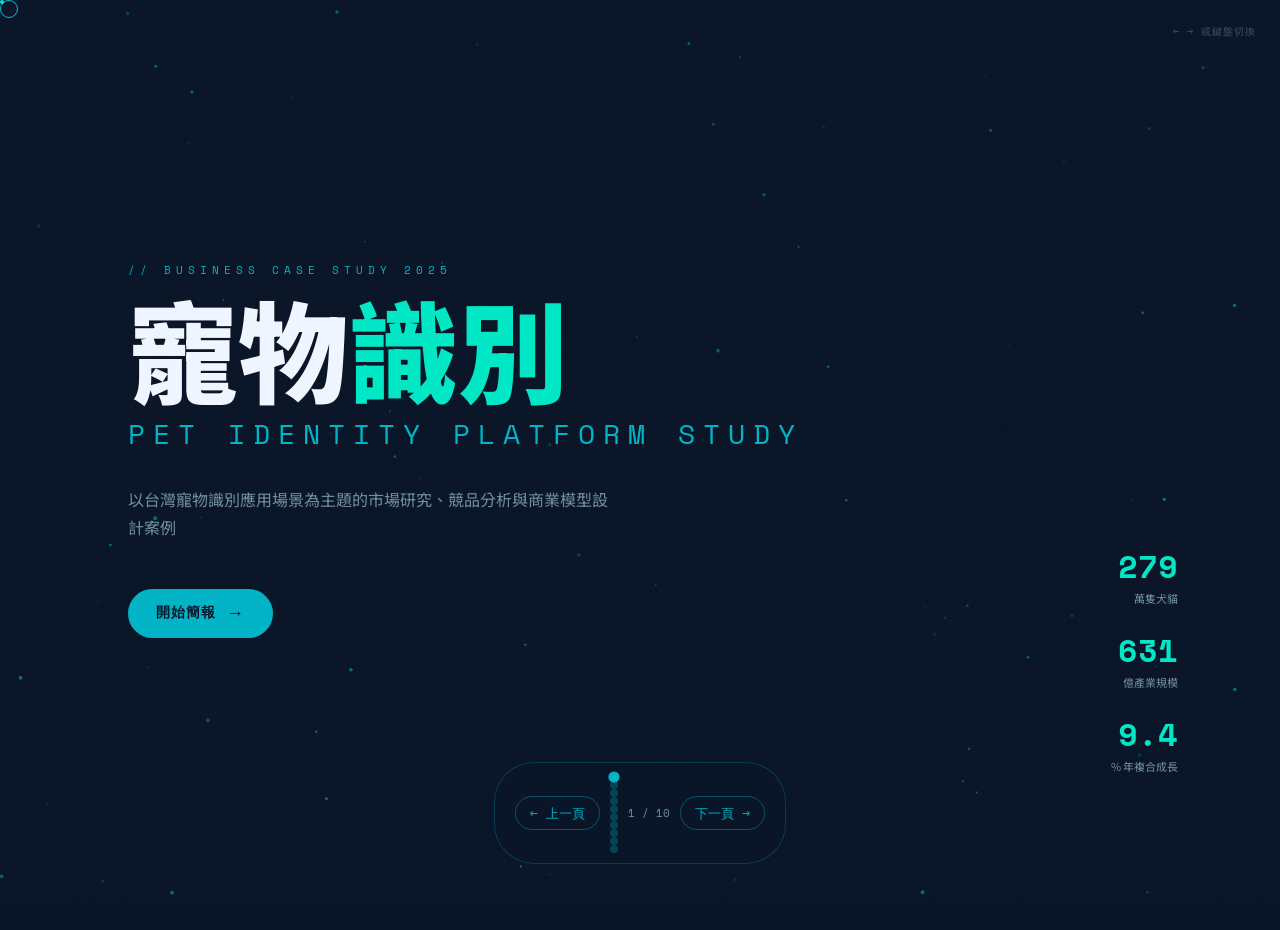
<file: petnfc/index.html>
<!DOCTYPE html>
<html lang="zh-TW">
<head>
<meta charset="UTF-8">
<meta name="viewport" content="width=device-width, initial-scale=1.0">
<title>寵物身分識別平台商業模型研究 — Pet Identity Platform Case Study</title>
<style>
@import url('https://fonts.googleapis.com/css2?family=Noto+Sans+TC:wght@300;400;500;700;900&family=Space+Mono:wght@400;700&display=swap');

:root {
  --navy: #0a1628;
  --navy2: #0d1f3c;
  --teal: #00b4c6;
  --mint: #00e8c6;
  --amber: #ffb347;
  --rose: #ff6b8a;
  --white: #f0f6ff;
  --gray: #7090a0;
  --card-bg: rgba(255,255,255,0.04);
  --card-border: rgba(0,180,198,0.2);
}

* { margin:0; padding:0; box-sizing:border-box; }

body {
  font-family: 'Noto Sans TC', sans-serif;
  background: var(--navy);
  color: var(--white);
  overflow: hidden;
  height: 100vh;
  width: 100vw;
  cursor: none;
}

/* Custom cursor */
#cursor {
  position: fixed; width:18px; height:18px;
  border:1.5px solid var(--teal); border-radius:50%;
  pointer-events:none; z-index:9999;
  transition: transform 0.15s ease, opacity 0.2s;
  mix-blend-mode: screen;
}
#cursor-dot {
  position: fixed; width:4px; height:4px;
  background: var(--mint); border-radius:50%;
  pointer-events:none; z-index:9999;
  transition: transform 0.05s ease;
}

/* Slide system */
.deck { width:100%; height:100vh; position:relative; }

.slide {
  position: absolute; inset: 0;
  opacity: 0; pointer-events: none;
  transition: opacity 0.6s ease, transform 0.6s ease;
  transform: translateY(30px);
  display: flex; flex-direction: column;
  padding: 0;
  overflow: hidden;
}
.slide.active {
  opacity: 1; pointer-events: all;
  transform: translateY(0);
}
.slide.prev { transform: translateY(-30px); }

/* Nav */
#nav {
  position: fixed; bottom: 36px; left: 50%;
  transform: translateX(-50%);
  display: flex; gap: 10px; align-items: center;
  z-index: 100; background: rgba(10,22,40,0.7);
  backdrop-filter: blur(12px);
  padding: 10px 20px; border-radius: 40px;
  border: 1px solid rgba(0,180,198,0.25);
}
.dot {
  width: 8px; height: 8px; border-radius: 50%;
  background: rgba(0,180,198,0.3); cursor: pointer;
  transition: all 0.3s;
}
.dot.active { background: var(--teal); transform: scale(1.4); }
.dot:hover { background: var(--mint); }

#btn-prev, #btn-next {
  background: none; border: 1px solid rgba(0,180,198,0.4);
  color: var(--teal); padding: 6px 14px; border-radius: 20px;
  font-size: 13px; font-family: 'Space Mono', monospace;
  cursor: pointer; transition: all 0.2s;
}
#btn-prev:hover, #btn-next:hover {
  background: rgba(0,180,198,0.15); color: var(--mint);
}

#slide-counter {
  font-family: 'Space Mono', monospace;
  font-size: 11px; color: var(--gray);
  min-width: 40px; text-align: center;
}

/* Shared layout */
.slide-inner {
  width: 100%; height: 100%;
  display: flex; flex-direction: column;
  padding: 52px 72px 100px;
  position: relative;
}

.slide-tag {
  font-family: 'Space Mono', monospace;
  font-size: 10px; letter-spacing: 3px;
  color: var(--teal); text-transform: uppercase;
  margin-bottom: 14px; opacity: 0.8;
}

.slide-title {
  font-size: clamp(28px, 4vw, 52px);
  font-weight: 900; line-height: 1.1;
  margin-bottom: 8px;
}

.slide-sub {
  font-size: 15px; color: var(--gray);
  font-weight: 300; margin-bottom: 40px;
}

/* ─── SLIDE 0: COVER ─────────────────────────── */
#s0 { background: var(--navy); }

.cover-canvas {
  position: absolute; inset: 0; overflow: hidden;
}
.cover-canvas canvas { position: absolute; inset: 0; }

.cover-content {
  position: relative; z-index: 2;
  display: flex; height: 100%;
  flex-direction: column; justify-content: center;
  padding: 0 10vw;
}

.brand-tag {
  font-family: 'Space Mono', monospace;
  font-size: 11px; letter-spacing: 5px;
  color: var(--teal); margin-bottom: 20px;
  opacity: 0; animation: fadeUp 0.8s 0.3s forwards;
}
.cover-title {
  font-size: clamp(52px, 9vw, 110px);
  font-weight: 900; line-height: 0.9;
  opacity: 0; animation: fadeUp 0.8s 0.5s forwards;
}
.cover-title span { color: var(--mint); }
.cover-eng {
  font-family: 'Space Mono', monospace;
  font-size: clamp(16px, 2.5vw, 28px);
  color: var(--teal); letter-spacing: 8px;
  margin-top: 16px; margin-bottom: 32px;
  opacity: 0; animation: fadeUp 0.8s 0.7s forwards;
}
.cover-desc {
  font-size: 16px; color: var(--gray);
  max-width: 480px; line-height: 1.7;
  opacity: 0; animation: fadeUp 0.8s 0.9s forwards;
}

.cover-stats {
  position: absolute; right: 8vw; bottom: 14vh;
  display: flex; flex-direction: column; gap: 20px;
  opacity: 0; animation: fadeIn 1s 1.1s forwards;
}
.cstat {
  text-align: right; cursor: default;
}
.cstat .num {
  font-family: 'Space Mono', monospace;
  font-size: 32px; font-weight: 700;
  color: var(--mint);
  transition: color 0.2s;
}
.cstat:hover .num { color: var(--amber); }
.cstat .lbl { font-size: 11px; color: var(--gray); }

.cover-cta {
  margin-top: 48px;
  opacity: 0; animation: fadeUp 0.8s 1.2s forwards;
}
.cta-btn {
  display: inline-flex; align-items: center; gap: 10px;
  background: var(--teal); color: var(--navy);
  padding: 14px 28px; border-radius: 40px;
  font-weight: 700; font-size: 14px;
  cursor: pointer; border: none;
  transition: all 0.3s; letter-spacing: 1px;
}
.cta-btn:hover {
  background: var(--mint); transform: scale(1.04);
  box-shadow: 0 0 30px rgba(0,232,198,0.4);
}
.cta-arrow { font-size: 18px; transition: transform 0.3s; }
.cta-btn:hover .cta-arrow { transform: translateX(5px); }

/* ─── SLIDE 1: MARKET ─────────────────────────── */
#s1 .slide-inner { padding-bottom: 90px; }

.stat-grid {
  display: grid; grid-template-columns: repeat(4, 1fr);
  gap: 16px; margin-bottom: 32px;
}
.stat-card {
  background: var(--card-bg);
  border: 1px solid var(--card-border);
  border-radius: 16px; padding: 24px 20px;
  text-align: center; position: relative;
  overflow: hidden; cursor: default;
  transition: all 0.3s;
}
.stat-card::before {
  content: ''; position: absolute;
  inset: 0; background: linear-gradient(135deg, rgba(0,180,198,0.08), transparent);
  opacity: 0; transition: opacity 0.3s;
}
.stat-card:hover::before { opacity: 1; }
.stat-card:hover { transform: translateY(-4px); border-color: rgba(0,180,198,0.5); }
.stat-card .n {
  font-family: 'Space Mono', monospace;
  font-size: clamp(24px, 3.5vw, 42px); font-weight: 700;
  color: var(--mint); line-height: 1;
  margin-bottom: 8px;
}
.stat-card .l { font-size: 12px; color: var(--gray); }

.two-col { display: grid; grid-template-columns: 1fr 1fr; gap: 24px; }

.funnel-wrap { display: flex; flex-direction: column; gap: 10px; }
.funnel-item {
  display: flex; align-items: center; gap: 12px;
  cursor: default;
}
.funnel-bar {
  height: 44px; border-radius: 8px;
  display: flex; align-items: center; padding: 0 16px;
  font-size: 13px; font-weight: 700; color: var(--white);
  transition: all 0.4s;
  position: relative; overflow: hidden;
}
.funnel-bar::after {
  content: ''; position: absolute; right: 0; top: 0; bottom: 0;
  width: 0; background: rgba(255,255,255,0.1);
  transition: width 0.3s;
}
.funnel-item:hover .funnel-bar::after { width: 100%; }
.funnel-val { font-family: 'Space Mono', monospace; font-size: 11px; color: var(--gray); white-space: nowrap; }

.law-card {
  background: rgba(255,179,71,0.07);
  border: 1px solid rgba(255,179,71,0.3);
  border-radius: 16px; padding: 24px;
}
.law-card h3 { font-size: 14px; color: var(--amber); margin-bottom: 14px; }
.law-item {
  display: flex; gap: 10px; align-items: flex-start;
  margin-bottom: 12px; font-size: 13px; line-height: 1.5;
}
.law-dot { width: 8px; height: 8px; border-radius: 50%; background: var(--amber); flex-shrink: 0; margin-top: 5px; }

/* ─── SLIDE 2: COMPETITORS ─────────────────────── */
.comp-grid { display: grid; grid-template-columns: repeat(3,1fr); gap: 20px; flex: 1; }
.comp-card {
  background: var(--card-bg); border: 1px solid var(--card-border);
  border-radius: 16px; padding: 24px;
  display: flex; flex-direction: column;
  transition: all 0.3s; cursor: default; position: relative;
  overflow: hidden;
}
.comp-card::before {
  content: ''; position: absolute; top: 0; left: 0; right: 0;
  height: 3px; background: var(--teal);
  transform: scaleX(0); transition: transform 0.3s;
  transform-origin: left;
}
.comp-card:hover::before { transform: scaleX(1); }
.comp-card:hover { transform: translateY(-5px); border-color: rgba(0,180,198,0.4); }
.comp-name { font-size: 18px; font-weight: 700; margin-bottom: 4px; }
.comp-origin { font-size: 11px; color: var(--teal); margin-bottom: 16px; font-family: 'Space Mono', monospace; }
.comp-price { font-family: 'Space Mono', monospace; font-size: 13px; color: var(--amber); margin-bottom: 16px; }
.comp-tags { display: flex; gap: 6px; flex-wrap: wrap; margin-bottom: 16px; }
.tag {
  font-size: 10px; padding: 3px 10px; border-radius: 20px;
  font-weight: 700; letter-spacing: 0.5px;
}
.tag-nfc { background: rgba(0,180,198,0.15); color: var(--teal); }
.tag-gps { background: rgba(255,179,71,0.15); color: var(--amber); }
.tag-free { background: rgba(0,232,198,0.15); color: var(--mint); }
.tag-sub { background: rgba(255,107,138,0.15); color: var(--rose); }
.comp-pros { font-size: 12px; color: #7ecfc0; line-height: 1.7; margin-bottom: 8px; }
.comp-cons { font-size: 12px; color: rgba(255,107,138,0.8); line-height: 1.7; }
.comp-section-label { font-size: 10px; font-weight: 700; letter-spacing: 1px; margin-bottom: 4px; opacity: 0.6; }

.gap-banner {
  margin-top: 20px; padding: 16px 24px;
  background: rgba(0,180,198,0.08);
  border: 1px solid rgba(0,180,198,0.3);
  border-radius: 12px;
  font-size: 13px; line-height: 1.6;
}
.gap-banner strong { color: var(--mint); }

/* ─── SLIDE 3: PRODUCT ─────────────────────────── */
.moat-grid { display: grid; grid-template-columns: repeat(3,1fr); gap: 20px; flex: 1; }
.moat-card {
  border-radius: 20px; padding: 32px 28px;
  position: relative; overflow: hidden; cursor: default;
  transition: transform 0.3s;
}
.moat-card:hover { transform: translateY(-6px) scale(1.01); }
.moat-card::after {
  content: ''; position: absolute; inset: 0;
  background: inherit; filter: brightness(1.1);
  opacity: 0; transition: opacity 0.3s;
}
.moat-card:hover::after { opacity: 1; }
.moat-icon {
  font-size: 36px; margin-bottom: 20px;
  position: relative; z-index: 1;
}
.moat-title {
  font-size: 18px; font-weight: 700; margin-bottom: 12px;
  position: relative; z-index: 1;
}
.moat-desc {
  font-size: 13px; line-height: 1.8;
  position: relative; z-index: 1; opacity: 0.85;
}
.moat-1 { background: rgba(0,180,198,0.12); border: 1px solid rgba(0,180,198,0.3); }
.moat-2 { background: rgba(255,179,71,0.1); border: 1px solid rgba(255,179,71,0.3); }
.moat-3 { background: rgba(0,232,198,0.1); border: 1px solid rgba(0,232,198,0.3); }

.core-message {
  margin-top: 24px; padding: 16px 28px;
  background: rgba(0,0,0,0.3);
  border-radius: 12px; font-size: 14px;
  color: var(--mint); text-align: center; letter-spacing: 0.5px;
  border: 1px solid rgba(0,232,198,0.2);
}

/* ─── SLIDE 4: BIZ MODEL ─────────────────────────── */
.stream-list { flex: 1; display: flex; flex-direction: column; gap: 10px; }
.stream-item {
  display: flex; align-items: center; gap: 16px;
  padding: 14px 20px;
  background: var(--card-bg); border: 1px solid var(--card-border);
  border-radius: 12px; transition: all 0.3s; cursor: default;
  position: relative; overflow: hidden;
}
.stream-item::before {
  content: ''; position: absolute; left: 0; top: 0; bottom: 0;
  width: 4px;
}
.stream-item:hover {
  background: rgba(255,255,255,0.06);
  transform: translateX(6px);
}
.s-bar-wrap { flex: 1; height: 8px; background: rgba(255,255,255,0.06); border-radius: 4px; overflow: hidden; }
.s-bar { height: 100%; border-radius: 4px; transition: width 1s ease; }
.s-label { font-size: 13px; font-weight: 700; min-width: 180px; }
.s-range { font-family: 'Space Mono', monospace; font-size: 12px; color: var(--amber); min-width: 120px; text-align: right; }
.s-margin { font-size: 11px; color: var(--gray); min-width: 70px; text-align: right; }

.biz-total {
  margin-top: 20px; padding: 18px 28px;
  display: flex; justify-content: space-between; align-items: center;
  background: rgba(0,180,198,0.08);
  border: 1px solid rgba(0,180,198,0.3); border-radius: 12px;
}
.biz-total .tl { font-size: 14px; }
.biz-total .tv { font-family: 'Space Mono', monospace; font-size: 22px; font-weight: 700; color: var(--mint); }

/* ─── SLIDE 5: PROFIT ─────────────────────────── */
.profit-grid { display: grid; grid-template-columns: 1fr 1fr; gap: 28px; flex: 1; }
.cost-breakdown { display: flex; flex-direction: column; gap: 10px; }
.cost-row {
  display: flex; justify-content: space-between; align-items: center;
  padding: 12px 16px; border-radius: 10px;
  font-size: 13px; transition: all 0.2s; cursor: default;
}
.cost-row:hover { background: rgba(255,255,255,0.04); }
.cost-row.highlight { background: rgba(0,232,198,0.08); border: 1px solid rgba(0,232,198,0.2); }
.cost-row .cv { font-family: 'Space Mono', monospace; font-weight: 700; }

.scenario-stack { display: flex; flex-direction: column; gap: 14px; }
.scenario {
  padding: 18px 20px; border-radius: 14px;
  cursor: default; transition: all 0.3s;
  position: relative; overflow: hidden;
}
.scenario:hover { transform: scale(1.02); }
.sc-label { font-size: 11px; font-weight: 700; letter-spacing: 2px; opacity: 0.7; margin-bottom: 4px; }
.sc-rev { font-family: 'Space Mono', monospace; font-size: 26px; font-weight: 700; margin-bottom: 4px; }
.sc-detail { font-size: 11px; opacity: 0.7; }
.sc-bear { background: rgba(255,179,71,0.1); border: 1px solid rgba(255,179,71,0.3); }
.sc-base { background: rgba(0,180,198,0.1); border: 1px solid rgba(0,180,198,0.3); }
.sc-bull { background: rgba(0,232,198,0.1); border: 1px solid rgba(0,232,198,0.3); }
.sc-bear .sc-rev { color: var(--amber); }
.sc-base .sc-rev { color: var(--teal); }
.sc-bull .sc-rev { color: var(--mint); }

/* ─── SLIDE 6: AI ─────────────────────────── */
.ai-grid { flex: 1; display: flex; flex-direction: column; gap: 12px; }
.ai-row {
  display: flex; align-items: center; gap: 20px;
  padding: 16px 20px; border-radius: 12px;
  background: var(--card-bg); border: 1px solid var(--card-border);
  transition: all 0.3s; cursor: default;
}
.ai-row:hover { background: rgba(255,255,255,0.06); border-color: rgba(0,232,198,0.3); transform: translateX(6px); }
.ai-icon-wrap {
  width: 44px; height: 44px; border-radius: 12px;
  display: flex; align-items: center; justify-content: center;
  font-size: 20px; flex-shrink: 0;
}
.ai-area { font-size: 14px; font-weight: 700; flex: 1; }
.ai-tool { font-size: 11px; color: var(--teal); margin-top: 2px; font-family: 'Space Mono', monospace; }
.ai-saving { font-size: 14px; font-weight: 700; color: var(--mint); min-width: 130px; text-align: right; }
.ai-pct {
  font-family: 'Space Mono', monospace; font-size: 11px; font-weight: 700;
  min-width: 60px; text-align: center; padding: 4px 10px;
  border-radius: 20px;
}

.ai-summary {
  display: grid; grid-template-columns: repeat(3,1fr); gap: 16px;
  margin-top: 16px;
}
.ai-sum-card {
  background: rgba(0,180,198,0.08); border: 1px solid rgba(0,180,198,0.2);
  border-radius: 12px; padding: 16px; text-align: center;
}
.ai-sum-card .n { font-family: 'Space Mono', monospace; font-size: 24px; font-weight: 700; color: var(--mint); }
.ai-sum-card .l { font-size: 11px; color: var(--gray); margin-top: 4px; }

/* ─── SLIDE 7: COST ─────────────────────────── */
.cost-bars { flex: 1; display: flex; flex-direction: column; gap: 16px; justify-content: center; }
.cbar-item { display: flex; flex-direction: column; gap: 6px; }
.cbar-header { display: flex; justify-content: space-between; align-items: center; }
.cbar-label { font-size: 13px; font-weight: 700; }
.cbar-amt { font-family: 'Space Mono', monospace; font-size: 13px; color: var(--amber); }
.cbar-track { height: 36px; background: rgba(255,255,255,0.04); border-radius: 8px; overflow: hidden; }
.cbar-fill {
  height: 100%; border-radius: 8px;
  display: flex; align-items: center; padding: 0 14px;
  font-size: 12px; color: var(--white); font-weight: 500;
  width: 0; transition: width 1.2s cubic-bezier(0.16,1,0.3,1);
}

.path-compare {
  display: grid; grid-template-columns: 1fr 1fr; gap: 16px; margin-top: 20px;
}
.path-card {
  padding: 18px 22px; border-radius: 14px;
  cursor: default; transition: transform 0.3s;
}
.path-card:hover { transform: translateY(-3px); }
.path-lean { background: rgba(0,232,198,0.08); border: 2px solid rgba(0,232,198,0.4); }
.path-full { background: rgba(0,180,198,0.06); border: 1px solid rgba(0,180,198,0.3); }
.path-card h4 { font-size: 12px; font-weight: 700; letter-spacing: 2px; margin-bottom: 4px; }
.path-card .pv { font-family: 'Space Mono', monospace; font-size: 24px; font-weight: 700; margin-bottom: 8px; }
.path-lean .pv { color: var(--mint); }
.path-full .pv { color: var(--teal); }
.path-card p { font-size: 11px; color: var(--gray); line-height: 1.6; }

/* ─── SLIDE 8: TIMELINE ─────────────────────────── */
.timeline-section { flex: 1; display: flex; flex-direction: column; justify-content: space-between; }

.tl-track { position: relative; padding: 30px 0; }
.tl-line {
  position: absolute; top: 50%; left: 0; right: 0;
  height: 2px; background: rgba(0,180,198,0.2);
  transform: translateY(-50%);
}
.tl-progress {
  position: absolute; top: 50%; left: 0; height: 2px;
  background: var(--teal); transform: translateY(-50%);
  width: 0; transition: width 1.5s ease;
}
.tl-nodes { display: flex; justify-content: space-between; position: relative; }
.tl-node { display: flex; flex-direction: column; align-items: center; gap: 0; flex: 1; cursor: default; }
.tl-dot {
  width: 16px; height: 16px; border-radius: 50%;
  border: 2px solid rgba(0,180,198,0.3);
  background: var(--navy); position: relative; z-index: 1;
  transition: all 0.3s; margin: 0 auto;
}
.tl-node.done .tl-dot { background: var(--teal); border-color: var(--teal); box-shadow: 0 0 12px rgba(0,180,198,0.5); }
.tl-node:hover .tl-dot { transform: scale(1.4); }
.tl-month { font-family: 'Space Mono', monospace; font-size: 9px; color: var(--teal); text-align: center; margin-bottom: 8px; }
.tl-title { font-size: 11px; font-weight: 700; text-align: center; margin-top: 8px; }
.tl-note { font-size: 10px; color: var(--gray); text-align: center; margin-top: 3px; }

.lever-grid { display: grid; grid-template-columns: repeat(3,1fr); gap: 16px; }
.lever-card {
  padding: 20px; border-radius: 14px;
  transition: all 0.3s; cursor: default;
}
.lever-card:hover { transform: translateY(-4px); }
.lever-1 { background: rgba(0,232,198,0.08); border: 1px solid rgba(0,232,198,0.3); }
.lever-2 { background: rgba(255,179,71,0.08); border: 1px solid rgba(255,179,71,0.3); }
.lever-3 { background: rgba(0,180,198,0.08); border: 1px solid rgba(0,180,198,0.3); }
.lever-tag { font-size: 10px; font-weight: 700; letter-spacing: 2px; margin-bottom: 8px; }
.lever-1 .lever-tag { color: var(--mint); }
.lever-2 .lever-tag { color: var(--amber); }
.lever-3 .lever-tag { color: var(--teal); }
.lever-title { font-size: 16px; font-weight: 700; margin-bottom: 10px; }
.lever-desc { font-size: 12px; color: var(--gray); line-height: 1.6; }

/* ─── SLIDE 9: CLOSE ─────────────────────────── */
#s9 { background: var(--navy2); }
.close-content {
  display: flex; height: 100%; align-items: center;
  padding: 0 10vw; gap: 10vw;
}
.close-left { flex: 1; }
.close-headline {
  font-size: clamp(40px, 6vw, 76px); font-weight: 900;
  line-height: 1.0; margin-bottom: 24px;
}
.close-headline em { color: var(--mint); font-style: normal; }
.close-sub { font-size: 16px; color: var(--teal); margin-bottom: 36px; font-family: 'Space Mono', monospace; letter-spacing: 1px; }

.summary-list { list-style: none; display: flex; flex-direction: column; gap: 14px; }
.summary-list li {
  display: flex; gap: 14px; align-items: flex-start;
  font-size: 14px; line-height: 1.6;
  opacity: 0; transform: translateX(-20px);
  transition: all 0.4s;
}
.summary-list li.visible { opacity: 1; transform: translateX(0); }
.sum-dot { width: 8px; height: 8px; border-radius: 50%; background: var(--mint); flex-shrink: 0; margin-top: 7px; }

.close-right {
  display: flex; flex-direction: column; gap: 16px;
  min-width: 260px;
}
.close-stat {
  text-align: right; padding: 20px 24px;
  background: var(--card-bg); border: 1px solid var(--card-border);
  border-radius: 14px; transition: all 0.3s; cursor: default;
}
.close-stat:hover { border-color: rgba(0,232,198,0.4); transform: translateX(-4px); }
.close-stat .cn { font-family: 'Space Mono', monospace; font-size: 28px; font-weight: 700; color: var(--mint); }
.close-stat .cl { font-size: 11px; color: var(--gray); }

/* ─── ANIMATIONS ─────────────────────────── */
@keyframes fadeUp {
  from { opacity:0; transform: translateY(24px); }
  to { opacity:1; transform: translateY(0); }
}
@keyframes fadeIn {
  from { opacity:0; } to { opacity:1; }
}
@keyframes pulse {
  0%,100% { box-shadow: 0 0 0 0 rgba(0,180,198,0.4); }
  50% { box-shadow: 0 0 0 12px rgba(0,180,198,0); }
}
@keyframes scanline {
  0% { transform: translateY(-100%); }
  100% { transform: translateY(200%); }
}
@keyframes floatY {
  0%,100% { transform: translateY(0); }
  50% { transform: translateY(-10px); }
}

/* Noise overlay */
body::before {
  content: '';
  position: fixed; inset: 0; z-index: 1;
  pointer-events: none;
  background-image: url("data:image/svg+xml,%3Csvg viewBox='0 0 256 256' xmlns='http://www.w3.org/2000/svg'%3E%3Cfilter id='n'%3E%3CfeTurbulence type='fractalNoise' baseFrequency='0.9' numOctaves='4' stitchTiles='stitch'/%3E%3C/filter%3E%3Crect width='100%25' height='100%25' filter='url(%23n)' opacity='0.03'/%3E%3C/svg%3E");
  opacity: 0.4;
}

/* keyboard hint */
#key-hint {
  position: fixed; top: 24px; right: 24px;
  font-family: 'Space Mono', monospace;
  font-size: 10px; color: rgba(112,144,160,0.5);
  z-index: 100; letter-spacing: 1px;
}

/* Progress bar */
#progress-bar {
  position: fixed; top: 0; left: 0; height: 2px;
  background: linear-gradient(90deg, var(--teal), var(--mint));
  z-index: 200; transition: width 0.4s ease;
}
</style>
</head>
<body>

<div id="cursor"></div>
<div id="cursor-dot"></div>
<div id="progress-bar"></div>
<div id="key-hint">← → 或鍵盤切換</div>

<div class="deck">

  <!-- SLIDE 0: COVER -->
  <div class="slide active" id="s0">
    <div class="cover-canvas"><canvas id="particleCanvas"></canvas></div>
    <div class="cover-content">
      <div class="brand-tag">// BUSINESS CASE STUDY 2025</div>
      <div class="cover-title">寵物<span>識別</span></div>
      <div class="cover-eng">PET IDENTITY PLATFORM STUDY</div>
      <div class="cover-desc">以台灣寵物識別應用場景為主題的市場研究、競品分析與商業模型設計案例</div>
      <div class="cover-cta">
        <button class="cta-btn" onclick="goTo(1)">
          開始簡報 <span class="cta-arrow">→</span>
        </button>
      </div>
    </div>
    <div class="cover-stats">
      <div class="cstat"><div class="num" data-target="279">0</div><div class="lbl">萬隻犬貓</div></div>
      <div class="cstat"><div class="num" data-target="631">0</div><div class="lbl">億產業規模</div></div>
      <div class="cstat"><div class="num" data-target="9.4" data-dec="1">0</div><div class="lbl">% 年複合成長</div></div>
    </div>
  </div>

  <!-- SLIDE 1: MARKET -->
  <div class="slide" id="s1">
    <div class="slide-inner">
      <div class="slide-tag">01 / 市場機會</div>
      <div class="slide-title">台灣寵物市場——<br>供需缺口正在擴大</div>
      <div class="stat-grid">
        <div class="stat-card"><div class="n">279<span style="font-size:0.5em">萬</span></div><div class="l">犬貓飼養總數</div></div>
        <div class="stat-card"><div class="n">28.3<span style="font-size:0.5em">%</span></div><div class="l">家庭飼養比例</div></div>
        <div class="stat-card"><div class="n">23<span style="font-size:0.5em">萬</span></div><div class="l">每年新登記數</div></div>
        <div class="stat-card"><div class="n">631<span style="font-size:0.5em">億</span></div><div class="l">產業年規模 NTD</div></div>
      </div>
      <div class="two-col">
        <div>
          <div style="font-size:12px;color:var(--teal);letter-spacing:2px;font-weight:700;margin-bottom:14px;font-family:'Space Mono',monospace">市場規模漏斗</div>
          <div class="funnel-wrap">
            <div class="funnel-item">
              <div class="funnel-bar" style="background:var(--navy2);border:1px solid rgba(0,180,198,0.3);width:100%;color:var(--teal)">TAM &nbsp;全台犬貓</div>
              <div class="funnel-val">279萬隻</div>
            </div>
            <div class="funnel-item">
              <div class="funnel-bar" style="background:rgba(0,180,198,0.25);width:80%">SAM &nbsp;都會有消費力</div>
              <div class="funnel-val">154萬隻</div>
            </div>
            <div class="funnel-item">
              <div class="funnel-bar" style="background:var(--teal);width:55%">SOM Y1 早期採用者</div>
              <div class="funnel-val">1–2萬組</div>
            </div>
            <div class="funnel-item">
              <div class="funnel-bar" style="background:var(--mint);width:35%;color:var(--navy)">SOM Y3 擴張後</div>
              <div class="funnel-val">5–8萬組</div>
            </div>
          </div>
        </div>
        <div class="law-card">
          <h3>⚡ 法規催化劑</h3>
          <div class="law-item"><div class="law-dot"></div><span>2025 年 8 月起貓咪強制植入晶片登記</span></div>
          <div class="law-item"><div class="law-dot"></div><span>每年新增 23 萬隻識別需求</span></div>
          <div class="law-item"><div class="law-dot"></div><span>NFC 吊牌可作「晶片數位名片」延伸</span></div>
          <div class="law-item"><div class="law-dot"></div><span>法規直接創造換購需求潮</span></div>
        </div>
      </div>
    </div>
  </div>

  <!-- SLIDE 2: COMPETITORS -->
  <div class="slide" id="s2">
    <div class="slide-inner">
      <div class="slide-tag">02 / 競品分析</div>
      <div class="slide-title">國際競品現況<br><span style="color:var(--teal)">台灣市場：零本土競品</span></div>
      <div class="comp-grid">
        <div class="comp-card">
          <div class="comp-name">PetHub</div>
          <div class="comp-origin">美國 · 2010年創立</div>
          <div class="comp-tags"><span class="tag tag-nfc">NFC</span><span class="tag tag-nfc">QR</span><span class="tag tag-sub">訂閱制</span></div>
          <div class="comp-price">$10–25 / 吊牌</div>
          <div class="comp-section-label">優勢</div>
          <div class="comp-pros">96% 寵物 24h 內找回<br>最早 NFC 專利（2012）<br>北美最成熟生態</div>
          <div class="comp-section-label" style="margin-top:10px">不足</div>
          <div class="comp-cons">進階功能需付費訂閱<br>不含 GPS，僅 QR/NFC</div>
        </div>
        <div class="comp-card">
          <div class="comp-name">PawView</div>
          <div class="comp-origin">美國 · 近年新興</div>
          <div class="comp-tags"><span class="tag tag-nfc">NFC</span><span class="tag tag-nfc">QR</span><span class="tag tag-free">免費</span></div>
          <div class="comp-price">$12–20 / 吊牌</div>
          <div class="comp-section-label">優勢</div>
          <div class="comp-pros">矽膠靜音不叮噹<br>掃描即時地點通知<br>健康記錄、AI 獸醫</div>
          <div class="comp-section-label" style="margin-top:10px">不足</div>
          <div class="comp-cons">App 功能較重<br>非 GPS 追蹤</div>
        </div>
        <div class="comp-card">
          <div class="comp-name">Tractive GPS</div>
          <div class="comp-origin">奧地利 · 全球第一</div>
          <div class="comp-tags"><span class="tag tag-gps">GPS</span><span class="tag tag-sub">月費 $5+</span></div>
          <div class="comp-price">$50–80 硬體 + 月費</div>
          <div class="comp-section-label">優勢</div>
          <div class="comp-pros">即時 GPS 定位<br>175 國覆蓋<br>電子圍籬、逃脫警報</div>
          <div class="comp-section-label" style="margin-top:10px">不足</div>
          <div class="comp-cons">需持續充電<br>月費成本高，體積大</div>
        </div>
      </div>
      <div class="gap-banner">
        台灣市場缺口：<strong>本土零競品</strong> — 無任何品牌提供「NFC 吊牌 + 繁中雲端檔案 + Line 通知」整合服務，<strong>先進者可建立難以複製的信任壁壘</strong>
      </div>
    </div>
  </div>

  <!-- SLIDE 3: PRODUCT -->
  <div class="slide" id="s3">
    <div class="slide-inner">
      <div class="slide-tag">03 / 產品定位</div>
      <div class="slide-title">三大競爭護城河</div>
      <div class="slide-sub">國際品牌短期無法複製的在地優勢</div>
      <div class="moat-grid">
        <div class="moat-card moat-1">
          <div class="moat-icon">💬</div>
          <div class="moat-title">Line Bot 原生整合</div>
          <div class="moat-desc">台灣人不裝 App 但人人用 Line<br><br>掃描 NFC → 即時推播飼主精確位置<br>無需下載、零摩擦使用體驗<br><br>國際品牌全部要求安裝 App，這是最直接的差異化</div>
        </div>
        <div class="moat-card moat-2">
          <div class="moat-icon">🔗</div>
          <div class="moat-title">晶片 + NFC 雙軌識別</div>
          <div class="moat-desc">結合農業部登記晶片編號<br><br>NFC 吊牌成為「晶片的數位名片」<br>正式識別 + 緊急聯絡一體整合<br><br>法規合規性讓產品有官方背書感</div>
        </div>
        <div class="moat-card moat-3">
          <div class="moat-icon">🇹🇼</div>
          <div class="moat-title">在地化服務壁壘</div>
          <div class="moat-desc">繁體中文介面 + 台灣客服<br><br>本土獸醫院 B2B 通路深度綁定<br>在地數據、在地社群廣播<br><br>毛孩走失通報整合台灣社群生態</div>
        </div>
      </div>
      <div class="core-message">
        核心主張：NFC 吊牌是取得初始用戶的工具，平台生態才是持續獲利的資產
      </div>
    </div>
  </div>

  <!-- SLIDE 4: BIZ MODEL -->
  <div class="slide" id="s4">
    <div class="slide-inner" style="padding-bottom:80px">
      <div class="slide-tag">04 / 商業模式</div>
      <div class="slide-title">五條收入流</div>
      <div class="slide-sub">不提高吊牌售價的前提下，平台生態帶來多層收益</div>
      <div class="stream-list" id="streamList">
        <div class="stream-item" style="--accent:#1b4f72">
          <div style="width:4px;height:100%;position:absolute;left:0;background:#1b4f72;border-radius:4px 0 0 4px"></div>
          <div class="s-label">吊牌硬體銷售</div>
          <div class="s-bar-wrap"><div class="s-bar" data-w="82" style="background:var(--navy2);border:1px solid rgba(0,180,198,0.3)"></div></div>
          <div class="s-range">$200–400萬/年</div>
          <div class="s-margin">毛利 55%</div>
        </div>
        <div class="stream-item">
          <div style="width:4px;height:100%;position:absolute;left:0;background:var(--teal);border-radius:4px 0 0 4px"></div>
          <div class="s-label">B2B 獸醫院白牌授權</div>
          <div class="s-bar-wrap"><div class="s-bar" data-w="68" style="background:rgba(0,180,198,0.3)"></div></div>
          <div class="s-range">$30–80萬/年</div>
          <div class="s-margin" style="color:var(--mint)">毛利 75%</div>
        </div>
        <div class="stream-item">
          <div style="width:4px;height:100%;position:absolute;left:0;background:var(--mint);border-radius:4px 0 0 4px"></div>
          <div class="s-label">寵物保險導流分潤</div>
          <div class="s-bar-wrap"><div class="s-bar" data-w="52" style="background:rgba(0,232,198,0.3)"></div></div>
          <div class="s-range">$10–30萬/年</div>
          <div class="s-margin" style="color:var(--mint)">毛利 95%</div>
        </div>
        <div class="stream-item">
          <div style="width:4px;height:100%;position:absolute;left:0;background:var(--amber);border-radius:4px 0 0 4px"></div>
          <div class="s-label">選品電商聯盟行銷</div>
          <div class="s-bar-wrap"><div class="s-bar" data-w="60" style="background:rgba(255,179,71,0.3)"></div></div>
          <div class="s-range">$15–40萬/年</div>
          <div class="s-margin">毛利 40%</div>
        </div>
        <div class="stream-item">
          <div style="width:4px;height:100%;position:absolute;left:0;background:#a78bfa;border-radius:4px 0 0 4px"></div>
          <div class="s-label">掃描頁廣告位</div>
          <div class="s-bar-wrap"><div class="s-bar" data-w="36" style="background:rgba(167,139,250,0.3)"></div></div>
          <div class="s-range">$5–15萬/年</div>
          <div class="s-margin" style="color:var(--mint)">毛利 90%+</div>
        </div>
      </div>
      <div class="biz-total">
        <div class="tl">Y2 平台總收入潛力（5,000 用戶基數）</div>
        <div class="tv">$265–585 萬</div>
      </div>
    </div>
  </div>

  <!-- SLIDE 5: PROFIT -->
  <div class="slide" id="s5">
    <div class="slide-inner">
      <div class="slide-tag">05 / 利潤結構</div>
      <div class="slide-title">單品成本 × 年度情境</div>
      <div class="profit-grid">
        <div>
          <div style="font-size:12px;color:var(--teal);letter-spacing:2px;font-weight:700;margin-bottom:16px;font-family:'Space Mono',monospace">吊牌成本結構（均價 $399）</div>
          <div class="cost-breakdown">
            <div class="cost-row"><span>硬體代工（NFC + 矽膠）</span><span class="cv" style="color:var(--gray)">$40–70</span></div>
            <div class="cost-row"><span>雲端平台攤提</span><span class="cv" style="color:var(--gray)">$15–25</span></div>
            <div class="cost-row"><span>包裝 + 物流</span><span class="cv" style="color:var(--gray)">$30–45</span></div>
            <div class="cost-row"><span>通路手續費</span><span class="cv" style="color:var(--gray)">$30–50</span></div>
            <div class="cost-row highlight"><span style="font-weight:700">毛利</span><span class="cv" style="color:var(--mint)">$180–250</span></div>
          </div>
          <div style="margin-top:20px;padding:14px;background:rgba(0,232,198,0.06);border:1px solid rgba(0,232,198,0.2);border-radius:10px">
            <div style="font-family:'Space Mono',monospace;font-size:22px;font-weight:700;color:var(--mint)">45–65%</div>
            <div style="font-size:11px;color:var(--gray);margin-top:4px">硬體毛利率；軟體服務毛利 80–95%</div>
          </div>
        </div>
        <div>
          <div style="font-size:12px;color:var(--teal);letter-spacing:2px;font-weight:700;margin-bottom:16px;font-family:'Space Mono',monospace">年度淨利情境</div>
          <div class="scenario-stack">
            <div class="scenario sc-bear">
              <div class="sc-label">保守情境</div>
              <div class="sc-rev">$210 萬</div>
              <div class="sc-detail">5,000 組 · 淨利率 25% · 淨利約 52 萬</div>
            </div>
            <div class="scenario sc-base">
              <div class="sc-label">基準情境</div>
              <div class="sc-rev">$750 萬</div>
              <div class="sc-detail">12,000 組 + 軟體升級 · 淨利率 35% · 淨利 262 萬</div>
            </div>
            <div class="scenario sc-bull">
              <div class="sc-label">樂觀情境</div>
              <div class="sc-rev">$2,400 萬</div>
              <div class="sc-detail">30,000 組 + B2B + 訂閱 · 淨利率 42%</div>
            </div>
          </div>
        </div>
      </div>
    </div>
  </div>

  <!-- SLIDE 6: AI -->
  <div class="slide" id="s6">
    <div class="slide-inner" style="padding-bottom:80px">
      <div class="slide-tag">06 / AI 驅動營運</div>
      <div class="slide-title">1 人操盤全局</div>
      <div class="slide-sub">60–70% 工作量由 AI 取代，年省 $25–50 萬人力成本</div>
      <div class="ai-grid">
        <div class="ai-row">
          <div class="ai-icon-wrap" style="background:rgba(0,232,198,0.1)">✍️</div>
          <div><div class="ai-area">品牌文案 + 社群設計</div><div class="ai-tool">Claude · Canva AI · Midjourney</div></div>
          <div class="ai-saving">省 $7–13萬/年</div>
          <div class="ai-pct" style="background:rgba(0,232,198,0.15);color:var(--mint)">80%</div>
        </div>
        <div class="ai-row">
          <div class="ai-icon-wrap" style="background:rgba(0,180,198,0.1)">🤖</div>
          <div><div class="ai-area">客服自動回覆</div><div class="ai-tool">Line Bot + n8n AI 串接</div></div>
          <div class="ai-saving">省 $1.5萬/月</div>
          <div class="ai-pct" style="background:rgba(0,180,198,0.15);color:var(--teal)">80%</div>
        </div>
        <div class="ai-row">
          <div class="ai-icon-wrap" style="background:rgba(255,179,71,0.1)">📦</div>
          <div><div class="ai-area">訂單 + 出貨全自動化</div><div class="ai-tool">n8n / Make.com 工作流</div></div>
          <div class="ai-saving">省 2–3 hr/天</div>
          <div class="ai-pct" style="background:rgba(255,179,71,0.15);color:var(--amber)">100%</div>
        </div>
        <div class="ai-row">
          <div class="ai-icon-wrap" style="background:rgba(167,139,250,0.1)">📊</div>
          <div><div class="ai-area">廣告投放優化 + 數據分析</div><div class="ai-tool">Meta Advantage+ · GA4 AI</div></div>
          <div class="ai-saving">CPA 降 20–30%</div>
          <div class="ai-pct" style="background:rgba(167,139,250,0.15);color:#a78bfa">自動</div>
        </div>
        <div class="ai-row">
          <div class="ai-icon-wrap" style="background:rgba(255,107,138,0.1)">⚙️</div>
          <div><div class="ai-area">後端開發輔助</div><div class="ai-tool">Claude Code · Cursor</div></div>
          <div class="ai-saving">省 $10–20萬外包費</div>
          <div class="ai-pct" style="background:rgba(255,107,138,0.15);color:var(--rose)">+40%效率</div>
        </div>
      </div>
      <div class="ai-summary">
        <div class="ai-sum-card"><div class="n">60–70%</div><div class="l">工作量可取代</div></div>
        <div class="ai-sum-card"><div class="n">$25–50萬</div><div class="l">年節省人力費用</div></div>
        <div class="ai-sum-card"><div class="n">4–6 個月</div><div class="l">回本時間縮短</div></div>
      </div>
    </div>
  </div>

  <!-- SLIDE 7: COST -->
  <div class="slide" id="s7">
    <div class="slide-inner">
      <div class="slide-tag">07 / 啟動成本</div>
      <div class="slide-title">精簡路線 $60–80 萬啟動</div>
      <div class="slide-sub">建議備齊 $120 萬保守操盤</div>
      <div class="cost-bars">
        <div class="cbar-item">
          <div class="cbar-header"><div class="cbar-label">技術開發（PWA + Line Bot + 後端）</div><div class="cbar-amt">$28–45 萬</div></div>
          <div class="cbar-track"><div class="cbar-fill" data-w="80" style="background:rgba(13,79,114,0.8)">含後台、會員系統、Line 通知串接</div></div>
        </div>
        <div class="cbar-item">
          <div class="cbar-header"><div class="cbar-label">首批備料（1,000 組含模具）</div><div class="cbar-amt">$12–22 萬</div></div>
          <div class="cbar-track"><div class="cbar-fill" data-w="55" style="background:rgba(0,180,198,0.6)">矽膠 + NFC 晶片 + 精緻包裝</div></div>
        </div>
        <div class="cbar-item">
          <div class="cbar-header"><div class="cbar-label">前 6 個月行銷（KOL + 廣告 + 展覽）</div><div class="cbar-amt">$15–30 萬</div></div>
          <div class="cbar-track"><div class="cbar-fill" data-w="65" style="background:rgba(255,179,71,0.5)">3–5 位中型寵物 KOL + Meta 廣告</div></div>
        </div>
        <div class="cbar-item">
          <div class="cbar-header"><div class="cbar-label">法務 + 商標 + 預備金</div><div class="cbar-amt">$5–10 萬</div></div>
          <div class="cbar-track"><div class="cbar-fill" data-w="28" style="background:rgba(112,144,160,0.4)">含不可預期緩衝 10–15%</div></div>
        </div>
      </div>
      <div class="path-compare">
        <div class="path-card path-lean">
          <h4>精簡路線（推薦）</h4>
          <div class="pv">$60–80 萬</div>
          <p>PWA 取代原生 App 省 $30–60 萬<br>蝦皮 + 官網主通路，KOL 口碑驅動<br>目標 M14–M8 回本（視槓桿）</p>
        </div>
        <div class="path-card path-full">
          <h4>完整品牌路線</h4>
          <div class="pv">$150–200 萬</div>
          <p>原生 iOS + Android App<br>首批 3,000 組 + B2B 獸醫批量<br>目標 M12 損益平衡，需外部融資</p>
        </div>
      </div>
    </div>
  </div>

  <!-- SLIDE 8: TIMELINE -->
  <div class="slide" id="s8">
    <div class="slide-inner">
      <div class="slide-tag">08 / 回本路徑</div>
      <div class="slide-title">三大槓桿壓縮回本至 M8</div>
      <div class="timeline-section">
        <div class="tl-track">
          <div class="tl-line"></div>
          <div class="tl-progress" id="tlProgress"></div>
          <div class="tl-nodes">
            <div class="tl-node done">
              <div class="tl-month">M1–M2</div>
              <div class="tl-dot"></div>
              <div class="tl-title">開發 + 備料</div>
              <div class="tl-note">支出 45 萬</div>
            </div>
            <div class="tl-node done">
              <div class="tl-month">M3</div>
              <div class="tl-dot"></div>
              <div class="tl-title">B2B 鋪貨</div>
              <div class="tl-note">回收 $10–20 萬</div>
            </div>
            <div class="tl-node done">
              <div class="tl-month">M4</div>
              <div class="tl-dot"></div>
              <div class="tl-title">KOL 上市</div>
              <div class="tl-note">月收 $20–30 萬</div>
            </div>
            <div class="tl-node">
              <div class="tl-month">M5–M6</div>
              <div class="tl-dot"></div>
              <div class="tl-title">選品電商</div>
              <div class="tl-note">月收 $35–50 萬</div>
            </div>
            <div class="tl-node">
              <div class="tl-month">M7–M8</div>
              <div class="tl-dot"></div>
              <div class="tl-title">累計回本</div>
              <div class="tl-note">保險導流啟動</div>
            </div>
            <div class="tl-node">
              <div class="tl-month">M9+</div>
              <div class="tl-dot"></div>
              <div class="tl-title">純利潤疊加</div>
              <div class="tl-note">廣告 + 數據層</div>
            </div>
          </div>
        </div>
        <div>
          <div style="font-size:12px;color:var(--teal);letter-spacing:2px;font-weight:700;margin-bottom:14px;font-family:'Space Mono',monospace">三大加速槓桿</div>
          <div class="lever-grid">
            <div class="lever-card lever-1">
              <div class="lever-tag">槓桿 01</div>
              <div class="lever-title">B2B 先行</div>
              <div class="lever-desc">10–20 家獸醫院批量鋪貨，一次回收 $10–20 萬現金流，無需品牌知名度即可成交</div>
            </div>
            <div class="lever-card lever-2">
              <div class="lever-tag">槓桿 02</div>
              <div class="lever-title">預購訂閱</div>
              <div class="lever-desc">$199 年費會員預購方案，300 組預購 = 回收 $6 萬，提前收款支付備料費</div>
            </div>
            <div class="lever-card lever-3">
              <div class="lever-tag">槓桿 03</div>
              <div class="lever-title">OEM 授權</div>
              <div class="lever-desc">讓寵物店 / 診所貼牌銷售，10 個夥伴等同 10 個業務員，擴規模不增人力</div>
            </div>
          </div>
        </div>
      </div>
    </div>
  </div>

  <!-- SLIDE 9: CLOSE -->
  <div class="slide" id="s9">
    <div class="close-content">
      <div class="close-left">
        <div class="close-headline">現在是<br><em>最好的</em><br>時機</div>
        <div class="close-sub">法規推動 · 市場空白 · AI 降低門檻</div>
        <ul class="summary-list" id="sumList">
          <li><div class="sum-dot"></div><span>台灣 279 萬犬貓，<strong>零本土 NFC 識別品牌</strong></span></li>
          <li><div class="sum-dot"></div><span>吊牌是入場券，<strong>平台生態是持續獲利引擎</strong></span></li>
          <li><div class="sum-dot"></div><span>AI 取代 60–70% 工作量，<strong>1 人可操盤全局</strong></span></li>
          <li><div class="sum-dot"></div><span><strong>$60–80 萬精簡啟動</strong>，B2B 槓桿壓縮至 M8 回本</span></li>
          <li><div class="sum-dot"></div><span>五條收入流，Year 2 總收入潛力 <strong>$265–585 萬</strong></span></li>
        </ul>
      </div>
      <div class="close-right">
        <div class="close-stat"><div class="cn">279萬</div><div class="cl">潛在目標用戶</div></div>
        <div class="close-stat"><div class="cn">M8</div><div class="cl">最快回本月份</div></div>
        <div class="close-stat"><div class="cn">$585萬</div><div class="cl">Year 2 收入上限</div></div>
        <div class="close-stat"><div class="cn">1人</div><div class="cl">AI 輔助即可操盤</div></div>
      </div>
    </div>
  </div>

</div><!-- /deck -->

<div id="nav">
  <button id="btn-prev" onclick="goTo(current-1)">← 上一頁</button>
  <div id="dots"></div>
  <span id="slide-counter">1 / 10</span>
  <button id="btn-next" onclick="goTo(current+1)">下一頁 →</button>
</div>

<script>
// ── State ──────────────────────────────────────────
const TOTAL = 10;
let current = 0;

// ── Cursor ─────────────────────────────────────────
const cur = document.getElementById('cursor');
const dot = document.getElementById('cursor-dot');
document.addEventListener('mousemove', e => {
  cur.style.left = (e.clientX - 9) + 'px';
  cur.style.top  = (e.clientY - 9) + 'px';
  dot.style.left = (e.clientX - 2) + 'px';
  dot.style.top  = (e.clientY - 2) + 'px';
});
document.querySelectorAll('button,a,.cta-btn,.stat-card,.comp-card,.moat-card,.scenario,.lever-card,.tl-node,.cstat').forEach(el => {
  el.addEventListener('mouseenter', () => { cur.style.transform = 'scale(2)'; cur.style.borderColor = 'var(--mint)'; });
  el.addEventListener('mouseleave', () => { cur.style.transform = 'scale(1)'; cur.style.borderColor = 'var(--teal)'; });
});

// ── Dots ───────────────────────────────────────────
const dotsWrap = document.getElementById('dots');
for (let i = 0; i < TOTAL; i++) {
  const d = document.createElement('div');
  d.className = 'dot' + (i === 0 ? ' active' : '');
  d.onclick = () => goTo(i);
  dotsWrap.appendChild(d);
}

// ── Navigation ─────────────────────────────────────
function goTo(n) {
  if (n < 0 || n >= TOTAL) return;
  const slides = document.querySelectorAll('.slide');
  slides[current].classList.remove('active');
  slides[current].classList.add('prev');
  setTimeout(() => slides[current - (current > n ? 0 : 0)].classList.remove('prev'), 600);
  slides.forEach(s => s.classList.remove('prev'));

  current = n;
  slides[current].classList.add('active');

  // dots
  dotsWrap.querySelectorAll('.dot').forEach((d,i) => d.classList.toggle('active', i === current));
  document.getElementById('slide-counter').textContent = (current + 1) + ' / ' + TOTAL;

  // progress bar
  document.getElementById('progress-bar').style.width = ((current + 1) / TOTAL * 100) + '%';

  // per-slide triggers
  if (n === 4) triggerStreams();
  if (n === 7) triggerCostBars(), triggerTimeline();
  if (n === 9) triggerSummary();
}

document.addEventListener('keydown', e => {
  if (e.key === 'ArrowRight' || e.key === 'ArrowDown') goTo(current + 1);
  if (e.key === 'ArrowLeft'  || e.key === 'ArrowUp')   goTo(current - 1);
});

// ── Particle Canvas (Cover) ─────────────────────────
const canvas = document.getElementById('particleCanvas');
const ctx = canvas.getContext('2d');
let pts = [];

function resizeCanvas() {
  canvas.width  = window.innerWidth;
  canvas.height = window.innerHeight;
}
resizeCanvas();
window.addEventListener('resize', resizeCanvas);

for (let i = 0; i < 80; i++) {
  pts.push({
    x: Math.random() * window.innerWidth,
    y: Math.random() * window.innerHeight,
    vx: (Math.random() - 0.5) * 0.4,
    vy: (Math.random() - 0.5) * 0.4,
    r: Math.random() * 1.5 + 0.5,
    alpha: Math.random() * 0.5 + 0.1,
  });
}

function drawParticles() {
  ctx.clearRect(0, 0, canvas.width, canvas.height);
  pts.forEach(p => {
    p.x += p.vx; p.y += p.vy;
    if (p.x < 0 || p.x > canvas.width)  p.vx *= -1;
    if (p.y < 0 || p.y > canvas.height) p.vy *= -1;
    ctx.beginPath();
    ctx.arc(p.x, p.y, p.r, 0, Math.PI * 2);
    ctx.fillStyle = `rgba(0,180,198,${p.alpha})`;
    ctx.fill();
  });
  // connections
  for (let i = 0; i < pts.length; i++) {
    for (let j = i + 1; j < pts.length; j++) {
      const dx = pts[i].x - pts[j].x, dy = pts[i].y - pts[j].y;
      const dist = Math.sqrt(dx*dx + dy*dy);
      if (dist < 120) {
        ctx.beginPath();
        ctx.moveTo(pts[i].x, pts[i].y);
        ctx.lineTo(pts[j].x, pts[j].y);
        ctx.strokeStyle = `rgba(0,180,198,${0.08 * (1 - dist/120)})`;
        ctx.lineWidth = 0.5;
        ctx.stroke();
      }
    }
  }
  requestAnimationFrame(drawParticles);
}
drawParticles();

// Counter animation on cover
function animateCounter(el, target, dec) {
  let current = 0;
  const step = target / 60;
  const timer = setInterval(() => {
    current += step;
    if (current >= target) { current = target; clearInterval(timer); }
    el.textContent = dec ? current.toFixed(dec) : Math.round(current);
  }, 20);
}
document.querySelectorAll('.cstat .num').forEach(el => {
  const t = parseFloat(el.dataset.target);
  const d = el.dataset.dec ? parseInt(el.dataset.dec) : 0;
  setTimeout(() => animateCounter(el, t, d), 1200);
});

// ── Stream bars (Slide 4) ───────────────────────────
function triggerStreams() {
  document.querySelectorAll('.s-bar').forEach((b, i) => {
    setTimeout(() => { b.style.width = b.dataset.w + '%'; }, i * 120);
  });
}

// ── Cost bars (Slide 7) ─────────────────────────────
function triggerCostBars() {
  document.querySelectorAll('.cbar-fill').forEach((b, i) => {
    setTimeout(() => { b.style.width = b.dataset.w + '%'; }, i * 200);
  });
}

// ── Timeline (Slide 8) ──────────────────────────────
function triggerTimeline() {
  setTimeout(() => {
    document.getElementById('tlProgress').style.width = '43%';
  }, 300);
}

// ── Summary list (Slide 9) ──────────────────────────
function triggerSummary() {
  document.querySelectorAll('#sumList li').forEach((li, i) => {
    setTimeout(() => li.classList.add('visible'), 200 + i * 180);
  });
}
</script>
</body>
</html>
</file>
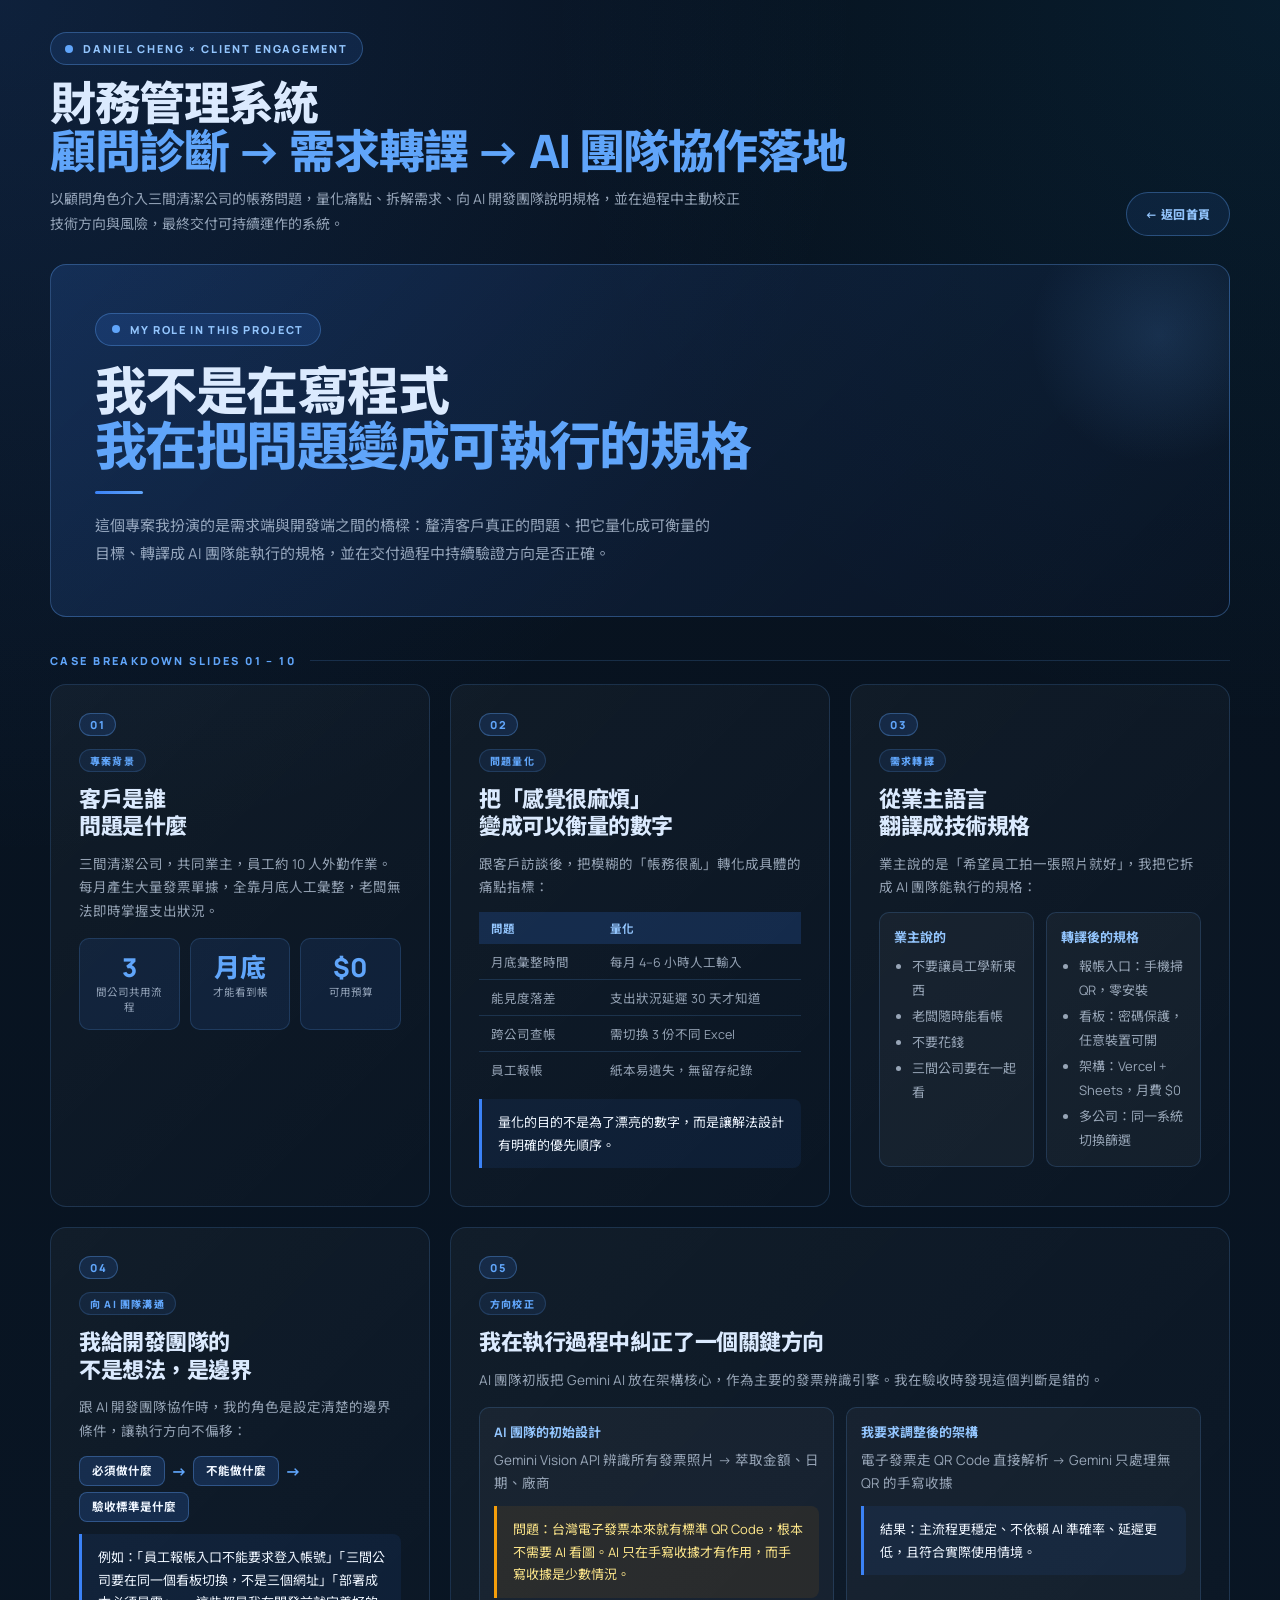
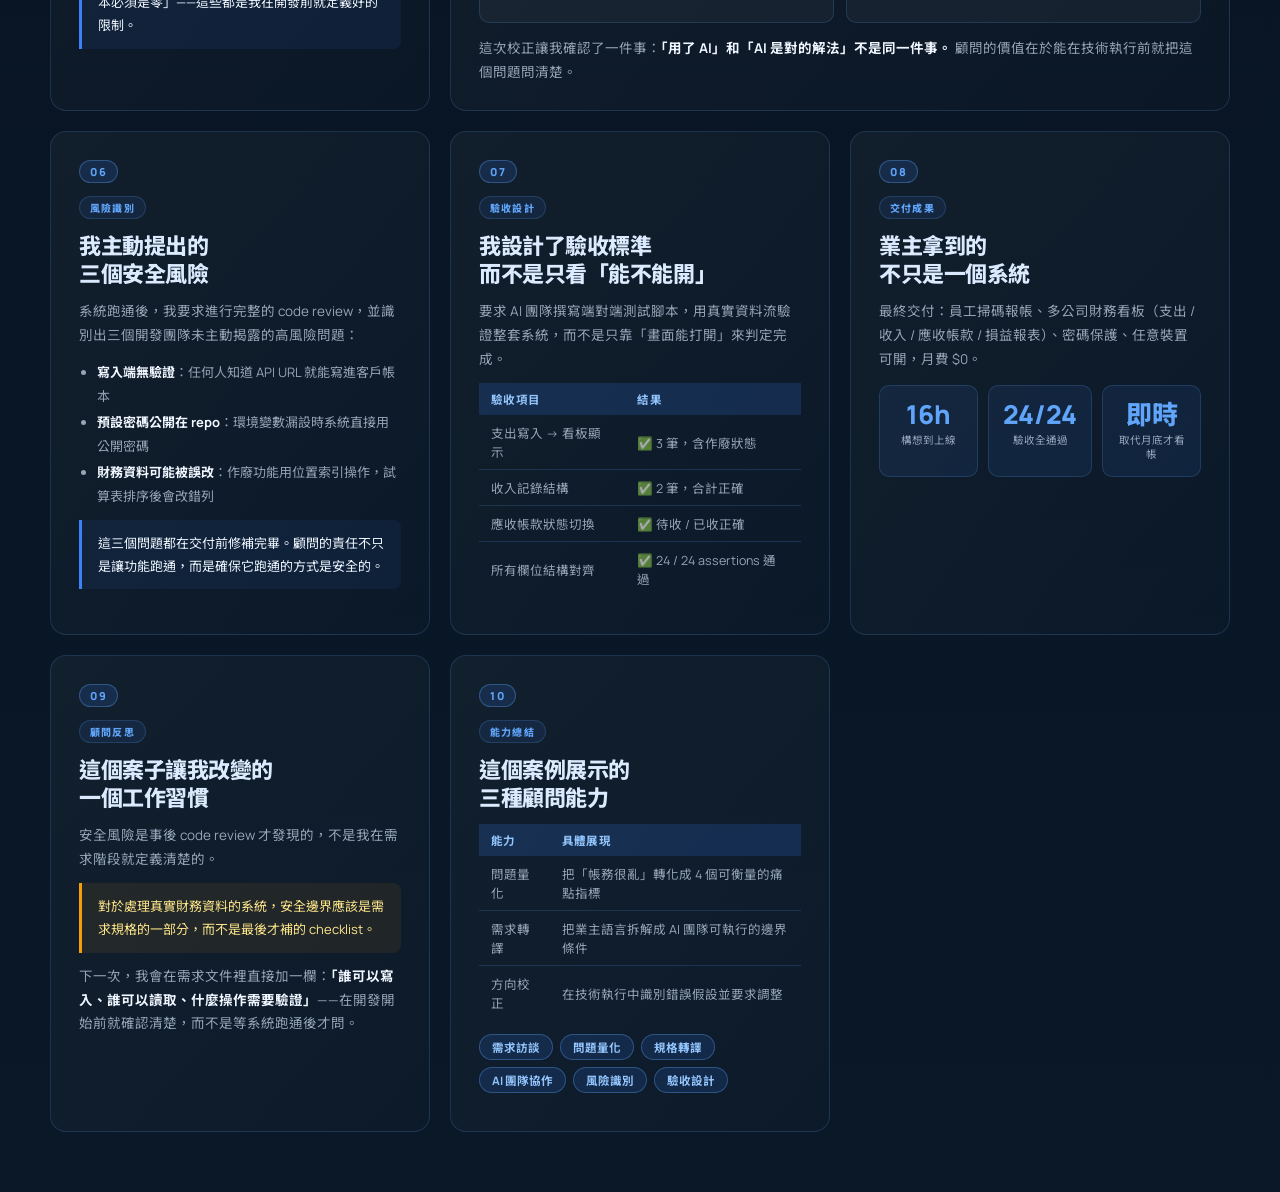
<file: ai-admin-automation-slides.html>
<!DOCTYPE html>
<html lang="zh-TW">
<head>
<meta charset="utf-8">
<meta name="viewport" content="width=device-width, initial-scale=1.0">
<title>財務管理系統 | Daniel Cheng</title>
<style>
@import url('https://fonts.googleapis.com/css2?family=Manrope:wght@400;500;700;800&family=Noto+Sans+TC:wght@400;500;700;900&display=swap');
*{box-sizing:border-box;margin:0;padding:0}
:root{
  --bg:#07111d;--bg2:#0a1828;
  --ink:#dbeafe;--ink2:#93c5fd;--muted:rgba(219,234,254,0.66);
  --blue:#3b82f6;--blue2:#60a5fa;--line:rgba(96,165,250,0.18);--line2:rgba(96,165,250,0.34);
}
html,body{min-height:100%}
body{
  font-family:'Manrope','Noto Sans TC','Segoe UI',Arial,sans-serif;
  background:
    radial-gradient(circle at top left,rgba(59,130,246,0.14),transparent 28%),
    radial-gradient(circle at top right,rgba(14,165,233,0.08),transparent 24%),
    linear-gradient(180deg,var(--bg) 0%,var(--bg2) 100%);
  color:var(--ink);
  padding:32px 20px 60px;
}
.page-shell{max-width:1180px;margin:0 auto}
.deck-header{display:flex;align-items:flex-end;justify-content:space-between;gap:24px;margin-bottom:28px;flex-wrap:wrap}
.deck-kicker{display:inline-flex;align-items:center;gap:10px;padding:8px 14px;border-radius:999px;background:rgba(59,130,246,0.12);border:1px solid var(--line2);color:var(--ink2);font-size:11px;font-weight:800;letter-spacing:.18em;text-transform:uppercase;margin-bottom:14px}
.deck-kicker-dot{width:8px;height:8px;border-radius:50%;background:var(--blue2)}
.deck-title{font-size:clamp(28px,4.4vw,46px);font-weight:800;line-height:1.05;letter-spacing:-.03em;margin-bottom:10px}
.deck-title em{font-style:normal;color:var(--blue2)}
.deck-sub{max-width:700px;font-size:14px;line-height:1.8;color:var(--muted)}
.deck-actions{display:flex;gap:12px;flex-wrap:wrap;justify-content:flex-end;align-self:flex-end}
.deck-btn{display:inline-flex;align-items:center;gap:8px;padding:12px 18px;border-radius:999px;text-decoration:none;font-size:12px;font-weight:800;letter-spacing:.05em;transition:transform .18s,box-shadow .18s,background .18s;cursor:pointer;border:none;}
.deck-btn:hover{transform:translateY(-2px);box-shadow:0 8px 24px rgba(0,0,0,.35)}
.btn-secondary{background:rgba(59,130,246,0.1);border:1px solid var(--line2);color:var(--ink2)}
.section-label{font-size:11px;font-weight:800;letter-spacing:.22em;text-transform:uppercase;color:var(--blue2);margin:36px 0 16px;display:flex;align-items:center;gap:14px}
.section-label::after{content:'';flex:1;height:1px;background:var(--line)}
.slides-grid{display:grid;grid-template-columns:repeat(auto-fill,minmax(340px,1fr));gap:20px}
.slide-card{background:linear-gradient(135deg,rgba(255,255,255,0.04) 0%,rgba(255,255,255,0.01) 100%);border:1px solid var(--line);border-radius:16px;padding:28px 28px 26px;position:relative;overflow:hidden;transition:transform .2s,border-color .2s,box-shadow .2s;}
.slide-card:hover{transform:translateY(-4px);border-color:var(--line2);box-shadow:0 16px 48px rgba(0,0,0,.4)}
.slide-card::before{content:'';position:absolute;top:0;left:0;right:0;height:3px;background:linear-gradient(90deg,var(--blue),var(--blue2));opacity:0;transition:opacity .2s;}
.slide-card:hover::before{opacity:1}
.slide-cover{background:linear-gradient(135deg,rgba(59,130,246,0.18),rgba(15,23,42,0.3));border:1px solid var(--line2);border-radius:16px;padding:48px 44px;margin-bottom:20px;position:relative;overflow:hidden;grid-column:1/-1;}
.slide-cover::after{content:'';position:absolute;right:-60px;top:-60px;width:260px;height:260px;border-radius:50%;background:radial-gradient(circle,rgba(96,165,250,0.15),transparent 70%);}
.card-num{font-size:11px;font-weight:800;letter-spacing:.15em;color:var(--blue2);margin-bottom:12px;display:flex;align-items:center;gap:8px;}
.card-num span{background:rgba(59,130,246,0.15);border:1px solid var(--line2);border-radius:999px;padding:3px 10px;}
.card-tag{display:inline-block;font-size:10px;font-weight:800;letter-spacing:.12em;text-transform:uppercase;color:var(--blue2);background:rgba(59,130,246,0.1);border:1px solid var(--line);border-radius:999px;padding:3px 10px;margin-bottom:14px}
h2{font-size:clamp(17px,2.2vw,22px);font-weight:800;line-height:1.25;letter-spacing:-.02em;margin-bottom:12px;color:var(--ink)}
h3{font-size:13px;font-weight:700;color:var(--ink2);margin-bottom:8px}
p{font-size:13.5px;line-height:1.75;color:var(--muted)}
ul,ol{margin-left:18px}
li{font-size:13px;line-height:1.85;color:var(--muted);margin-bottom:2px}
li strong,b,strong{color:#eff6ff}
.callout{background:rgba(59,130,246,0.08);border-left:3px solid var(--blue);border-radius:0 8px 8px 0;padding:12px 16px;margin:12px 0;}
.callout p{font-size:13px;color:#eff6ff;margin:0}
.callout.warn{border-color:#f59e0b;background:rgba(245,158,11,0.08)}
.callout.warn p{color:#fde68a}
.inner-grid{display:grid;grid-template-columns:1fr 1fr;gap:12px;margin-top:12px}
.inner-box{background:rgba(255,255,255,0.04);border:1px solid var(--line);border-radius:10px;padding:14px 14px 12px;}
.badges{display:flex;flex-wrap:wrap;gap:7px;margin:12px 0}
.badge{background:rgba(59,130,246,0.15);border:1px solid var(--line2);color:var(--ink2);font-size:11.5px;font-weight:700;padding:4px 12px;border-radius:999px}
.flow{display:flex;align-items:center;flex-wrap:wrap;gap:6px;margin:12px 0}
.flow-step{background:rgba(59,130,246,0.18);border:1px solid var(--line2);color:#eff6ff;font-size:11.5px;font-weight:700;padding:6px 12px;border-radius:8px;text-align:center;line-height:1.4;}
.flow-arrow{color:var(--blue2);font-size:16px;font-weight:800}
.data-table{width:100%;border-collapse:collapse;font-size:12.5px;margin:12px 0}
.data-table th{background:rgba(59,130,246,0.18);color:var(--ink2);padding:8px 12px;text-align:left;font-weight:700;font-size:11.5px;letter-spacing:.04em;}
.data-table td{padding:8px 12px;border-bottom:1px solid var(--line);color:var(--muted);}
.data-table tr:last-child td{border-bottom:none}
.stat-row{display:flex;gap:10px;margin:14px 0}
.stat{flex:1;background:rgba(59,130,246,0.1);border:1px solid var(--line);border-radius:10px;padding:14px;text-align:center}
.stat .num{font-size:26px;font-weight:800;color:var(--blue2);display:block;line-height:1.1}
.stat .lbl{font-size:10.5px;color:var(--muted);margin-top:4px;display:block;line-height:1.4}
.cover-kicker{display:inline-flex;align-items:center;gap:10px;padding:8px 16px;border-radius:999px;margin-bottom:18px;background:rgba(59,130,246,0.15);border:1px solid var(--line2);color:var(--ink2);font-size:11px;font-weight:800;letter-spacing:.15em;text-transform:uppercase;}
.cover-title{font-size:clamp(32px,5vw,52px);font-weight:800;line-height:1.05;letter-spacing:-.03em;margin-bottom:16px}
.cover-title em{font-style:normal;color:var(--blue2)}
.cover-sub{font-size:15px;line-height:1.85;color:var(--muted);max-width:620px}
.cover-deco{width:48px;height:3px;background:linear-gradient(90deg,var(--blue),var(--blue2));border-radius:2px;margin:18px 0}
.span2{grid-column:span 2}
.role-chip{display:inline-flex;align-items:center;gap:6px;background:rgba(99,102,241,0.15);border:1px solid rgba(99,102,241,0.35);color:#a5b4fc;font-size:11px;font-weight:800;letter-spacing:.1em;padding:4px 12px;border-radius:999px;text-transform:uppercase;margin-bottom:10px}
@media(max-width:760px){.span2{grid-column:span 1}.inner-grid{grid-template-columns:1fr}.stat-row{flex-direction:column}}
</style>
</head>
<body>
<div class="page-shell">
  <div class="deck-header">
    <div>
      <div class="deck-kicker"><span class="deck-kicker-dot"></span>Daniel Cheng × Client Engagement</div>
      <h1 class="deck-title">財務管理系統<br><em>顧問診斷 → 需求轉譯 → AI 團隊協作落地</em></h1>
      <p class="deck-sub">以顧問角色介入三間清潔公司的帳務問題，量化痛點、拆解需求、向 AI 開發團隊說明規格，並在過程中主動校正技術方向與風險，最終交付可持續運作的系統。</p>
    </div>
    <div class="deck-actions">
      <a href="index.html" class="deck-btn btn-secondary">← 返回首頁</a>
    </div>
  </div>

  <div class="slide-cover">
    <div class="cover-kicker"><span class="deck-kicker-dot"></span>My Role in This Project</div>
    <div class="cover-title">我不是在寫程式<br><em>我在把問題變成可執行的規格</em></div>
    <div class="cover-deco"></div>
    <p class="cover-sub">這個專案我扮演的是需求端與開發端之間的橋樑：釐清客戶真正的問題、把它量化成可衡量的目標、轉譯成 AI 團隊能執行的規格，並在交付過程中持續驗證方向是否正確。</p>
  </div>

  <div class="section-label">Case Breakdown Slides 01 – 10</div>
  <div class="slides-grid">

    <div class="slide-card">
      <div class="card-num"><span>01</span></div>
      <div class="card-tag">專案背景</div>
      <h2>客戶是誰<br>問題是什麼</h2>
      <p>三間清潔公司，共同業主，員工約 10 人外勤作業。每月產生大量發票單據，全靠月底人工彙整，老闆無法即時掌握支出狀況。</p>
      <div class="stat-row" style="margin-top:14px">
        <div class="stat"><span class="num">3</span><span class="lbl">間公司共用流程</span></div>
        <div class="stat"><span class="num">月底</span><span class="lbl">才能看到帳</span></div>
        <div class="stat"><span class="num">$0</span><span class="lbl">可用預算</span></div>
      </div>
    </div>

    <div class="slide-card">
      <div class="card-num"><span>02</span></div>
      <div class="card-tag">問題量化</div>
      <h2>把「感覺很麻煩」<br>變成可以衡量的數字</h2>
      <p>跟客戶訪談後，把模糊的「帳務很亂」轉化成具體的痛點指標：</p>
      <table class="data-table" style="margin-top:12px">
        <thead><tr><th>問題</th><th>量化</th></tr></thead>
        <tbody>
          <tr><td>月底彙整時間</td><td>每月 4–6 小時人工輸入</td></tr>
          <tr><td>能見度落差</td><td>支出狀況延遲 30 天才知道</td></tr>
          <tr><td>跨公司查帳</td><td>需切換 3 份不同 Excel</td></tr>
          <tr><td>員工報帳</td><td>紙本易遺失，無留存紀錄</td></tr>
        </tbody>
      </table>
      <div class="callout" style="margin-top:10px">
        <p>量化的目的不是為了漂亮的數字，而是讓解法設計有明確的優先順序。</p>
      </div>
    </div>

    <div class="slide-card">
      <div class="card-num"><span>03</span></div>
      <div class="card-tag">需求轉譯</div>
      <h2>從業主語言<br>翻譯成技術規格</h2>
      <p>業主說的是「希望員工拍一張照片就好」，我把它拆成 AI 團隊能執行的規格：</p>
      <div class="inner-grid" style="margin-top:12px">
        <div class="inner-box">
          <h3>業主說的</h3>
          <ul style="margin-top:6px">
            <li>不要讓員工學新東西</li>
            <li>老闆隨時能看帳</li>
            <li>不要花錢</li>
            <li>三間公司要在一起看</li>
          </ul>
        </div>
        <div class="inner-box">
          <h3>轉譯後的規格</h3>
          <ul style="margin-top:6px">
            <li>報帳入口：手機掃 QR，零安裝</li>
            <li>看板：密碼保護，任意裝置可開</li>
            <li>架構：Vercel + Sheets，月費 $0</li>
            <li>多公司：同一系統切換篩選</li>
          </ul>
        </div>
      </div>
    </div>

    <div class="slide-card">
      <div class="card-num"><span>04</span></div>
      <div class="card-tag">向 AI 團隊溝通</div>
      <h2>我給開發團隊的<br>不是想法，是邊界</h2>
      <p>跟 AI 開發團隊協作時，我的角色是設定清楚的邊界條件，讓執行方向不偏移：</p>
      <div class="flow" style="margin-top:12px">
        <div class="flow-step">必須做什麼</div>
        <div class="flow-arrow">→</div>
        <div class="flow-step">不能做什麼</div>
        <div class="flow-arrow">→</div>
        <div class="flow-step">驗收標準是什麼</div>
      </div>
      <div class="callout" style="margin-top:10px">
        <p>例如：「員工報帳入口不能要求登入帳號」「三間公司要在同一個看板切換，不是三個網址」「部署成本必須是零」——這些都是我在開發前就定義好的限制。</p>
      </div>
    </div>

    <div class="slide-card span2">
      <div class="card-num"><span>05</span></div>
      <div class="card-tag">方向校正</div>
      <h2>我在執行過程中糾正了一個關鍵方向</h2>
      <p>AI 團隊初版把 Gemini AI 放在架構核心，作為主要的發票辨識引擎。我在驗收時發現這個判斷是錯的。</p>
      <div class="inner-grid" style="margin-top:14px">
        <div class="inner-box">
          <h3>AI 團隊的初始設計</h3>
          <p style="margin-top:6px">Gemini Vision API 辨識所有發票照片 → 萃取金額、日期、廠商</p>
          <div class="callout warn" style="margin-top:10px">
            <p>問題：台灣電子發票本來就有標準 QR Code，根本不需要 AI 看圖。AI 只在手寫收據才有作用，而手寫收據是少數情況。</p>
          </div>
        </div>
        <div class="inner-box">
          <h3>我要求調整後的架構</h3>
          <p style="margin-top:6px">電子發票走 QR Code 直接解析 → Gemini 只處理無 QR 的手寫收據</p>
          <div class="callout" style="margin-top:10px">
            <p>結果：主流程更穩定、不依賴 AI 準確率、延遲更低，且符合實際使用情境。</p>
          </div>
        </div>
      </div>
      <p style="margin-top:14px;color:var(--muted)">這次校正讓我確認了一件事：<strong style="color:#eff6ff">「用了 AI」和「AI 是對的解法」不是同一件事。</strong> 顧問的價值在於能在技術執行前就把這個問題問清楚。</p>
    </div>

    <div class="slide-card">
      <div class="card-num"><span>06</span></div>
      <div class="card-tag">風險識別</div>
      <h2>我主動提出的<br>三個安全風險</h2>
      <p>系統跑通後，我要求進行完整的 code review，並識別出三個開發團隊未主動揭露的高風險問題：</p>
      <ul style="margin-top:12px">
        <li><strong>寫入端無驗證</strong>：任何人知道 API URL 就能寫進客戶帳本</li>
        <li><strong>預設密碼公開在 repo</strong>：環境變數漏設時系統直接用公開密碼</li>
        <li><strong>財務資料可能被誤改</strong>：作廢功能用位置索引操作，試算表排序後會改錯列</li>
      </ul>
      <div class="callout" style="margin-top:12px">
        <p>這三個問題都在交付前修補完畢。顧問的責任不只是讓功能跑通，而是確保它跑通的方式是安全的。</p>
      </div>
    </div>

    <div class="slide-card">
      <div class="card-num"><span>07</span></div>
      <div class="card-tag">驗收設計</div>
      <h2>我設計了驗收標準<br>而不是只看「能不能開」</h2>
      <p>要求 AI 團隊撰寫端對端測試腳本，用真實資料流驗證整套系統，而不是只靠「畫面能打開」來判定完成。</p>
      <table class="data-table" style="margin-top:12px">
        <thead><tr><th>驗收項目</th><th>結果</th></tr></thead>
        <tbody>
          <tr><td>支出寫入 → 看板顯示</td><td>✅ 3 筆，含作廢狀態</td></tr>
          <tr><td>收入記錄結構</td><td>✅ 2 筆，合計正確</td></tr>
          <tr><td>應收帳款狀態切換</td><td>✅ 待收 / 已收正確</td></tr>
          <tr><td>所有欄位結構對齊</td><td>✅ 24 / 24 assertions 通過</td></tr>
        </tbody>
      </table>
    </div>

    <div class="slide-card">
      <div class="card-num"><span>08</span></div>
      <div class="card-tag">交付成果</div>
      <h2>業主拿到的<br>不只是一個系統</h2>
      <p>最終交付：員工掃碼報帳、多公司財務看板（支出 / 收入 / 應收帳款 / 損益報表）、密碼保護、任意裝置可開，月費 $0。</p>
      <div class="stat-row" style="margin-top:14px">
        <div class="stat"><span class="num">16h</span><span class="lbl">構想到上線</span></div>
        <div class="stat"><span class="num">24/24</span><span class="lbl">驗收全通過</span></div>
        <div class="stat"><span class="num">即時</span><span class="lbl">取代月底才看帳</span></div>
      </div>
    </div>

    <div class="slide-card">
      <div class="card-num"><span>09</span></div>
      <div class="card-tag">顧問反思</div>
      <h2>這個案子讓我改變的<br>一個工作習慣</h2>
      <p>安全風險是事後 code review 才發現的，不是我在需求階段就定義清楚的。</p>
      <div class="callout warn" style="margin-top:12px">
        <p>對於處理真實財務資料的系統，安全邊界應該是需求規格的一部分，而不是最後才補的 checklist。</p>
      </div>
      <p style="margin-top:12px">下一次，我會在需求文件裡直接加一欄：<strong style="color:#eff6ff">「誰可以寫入、誰可以讀取、什麼操作需要驗證」</strong>——在開發開始前就確認清楚，而不是等系統跑通後才問。</p>
    </div>

    <div class="slide-card">
      <div class="card-num"><span>10</span></div>
      <div class="card-tag">能力總結</div>
      <h2>這個案例展示的<br>三種顧問能力</h2>
      <table class="data-table" style="margin-top:12px">
        <thead><tr><th>能力</th><th>具體展現</th></tr></thead>
        <tbody>
          <tr><td>問題量化</td><td>把「帳務很亂」轉化成 4 個可衡量的痛點指標</td></tr>
          <tr><td>需求轉譯</td><td>把業主語言拆解成 AI 團隊可執行的邊界條件</td></tr>
          <tr><td>方向校正</td><td>在技術執行中識別錯誤假設並要求調整</td></tr>
        </tbody>
      </table>
      <div class="badges" style="margin-top:14px">
        <span class="badge">需求訪談</span>
        <span class="badge">問題量化</span>
        <span class="badge">規格轉譯</span>
        <span class="badge">AI 團隊協作</span>
        <span class="badge">風險識別</span>
        <span class="badge">驗收設計</span>
      </div>
    </div>

  </div>
</div>
</body>
</html>
</file>
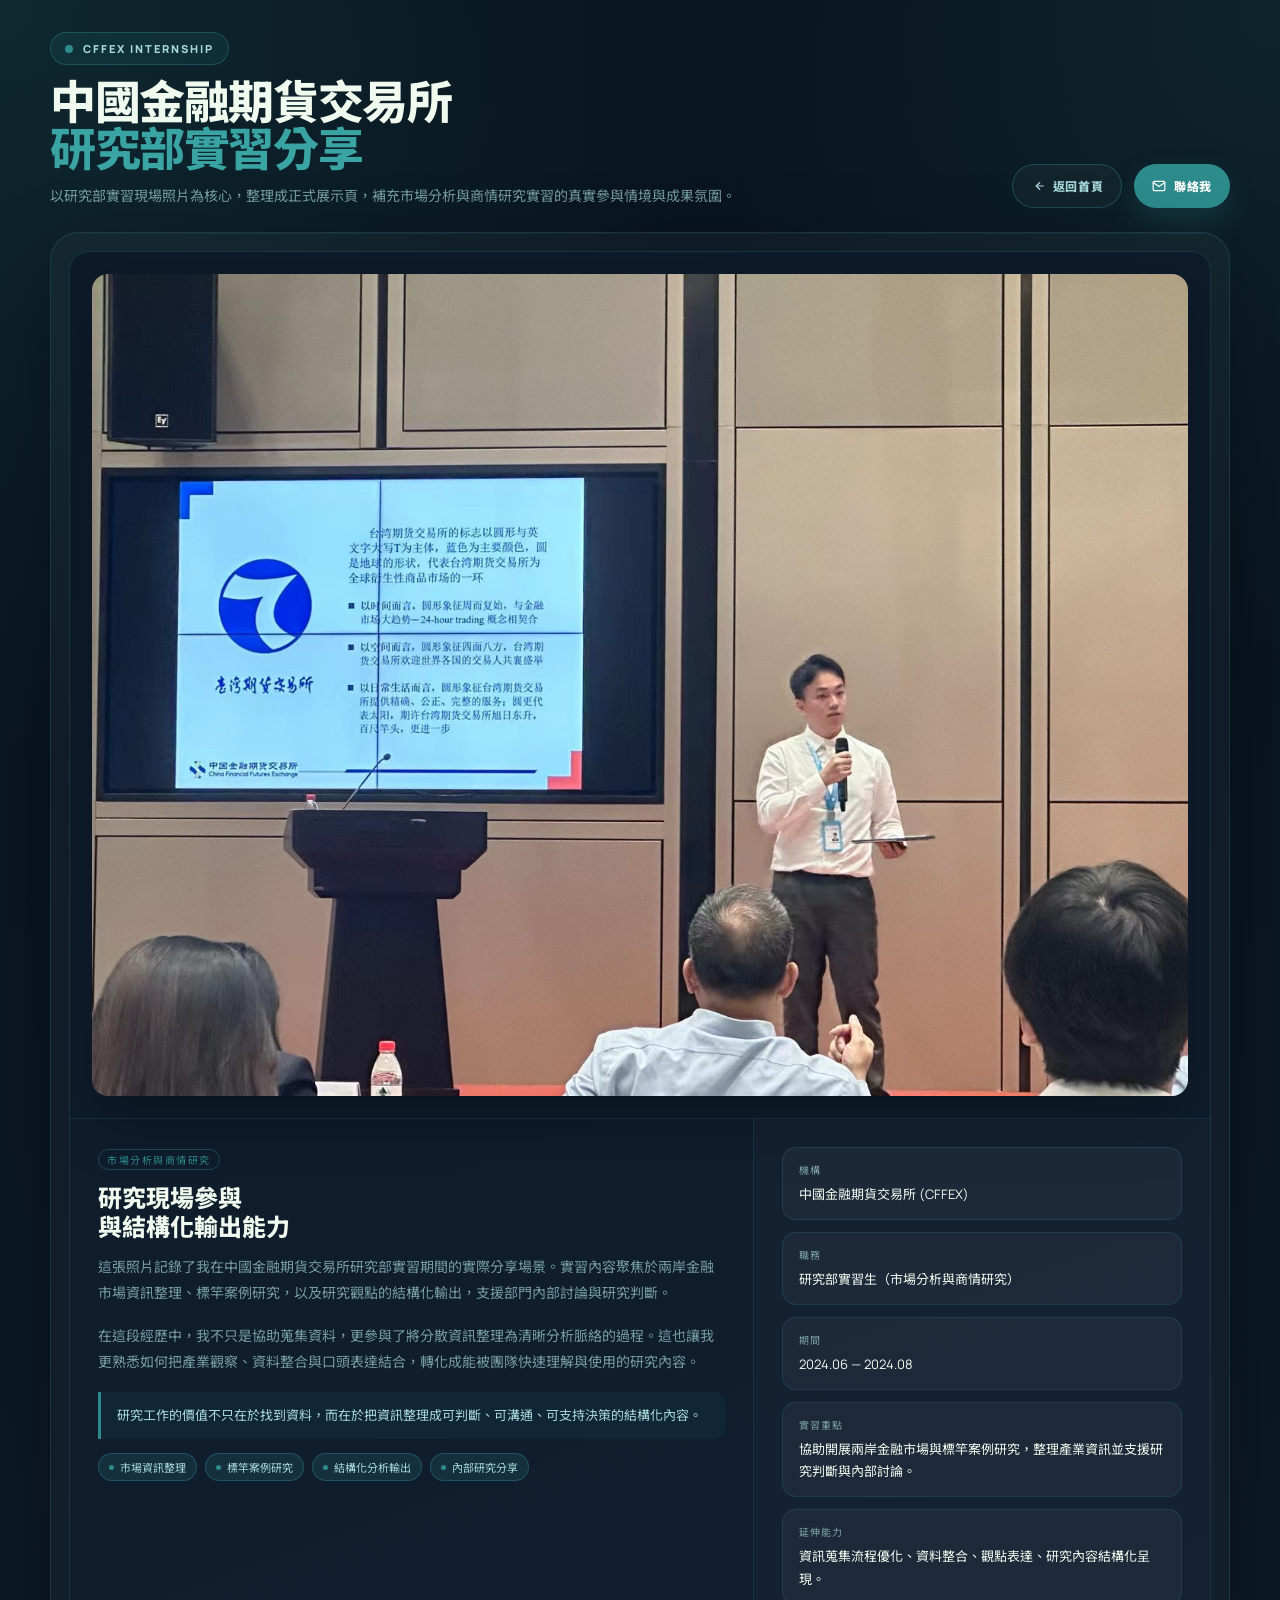
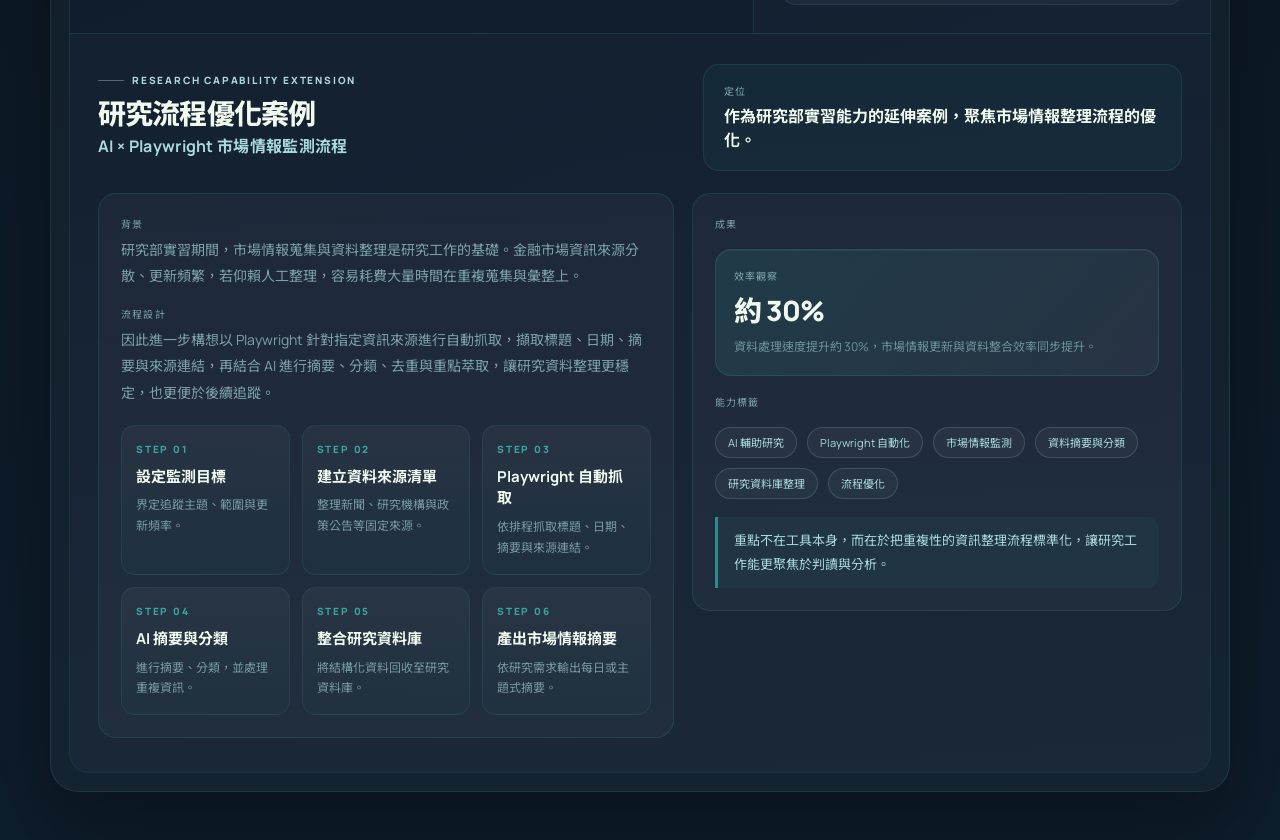
<file: cffex-share.html>
<!DOCTYPE html>
<html lang="zh-TW">
<head>
<meta charset="utf-8">
<meta name="viewport" content="width=device-width, initial-scale=1.0">
<title>中國金融期貨交易所研究部實習分享 | 鄭嘉雄</title>
<style>
@import url('https://fonts.googleapis.com/css2?family=Manrope:wght@400;500;700;800&family=Noto+Sans+TC:wght@400;500;700;900&display=swap');
*{box-sizing:border-box;margin:0;padding:0}
:root{
  --oc-bg:#0d1b2a;--oc-bg2:#111f30;--oc-bg3:#162840;
  --oc-teal:#2d8b8b;--oc-teal2:#3aa3a3;--oc-seafoam:#a8dadc;
  --oc-cream:#f1faee;--oc-muted:rgba(168,218,220,0.68);
  --oc-border:rgba(45,139,139,0.22);--oc-border2:rgba(45,139,139,0.4);
  --page-bg:#08121c;--page-bg2:#0e1d2b;
}
html,body{min-height:100%}
body{
  font-family:'Manrope','Noto Sans TC','Segoe UI',Arial,sans-serif;
  background:
    radial-gradient(circle at top left, rgba(45,139,139,0.18), transparent 28%),
    radial-gradient(circle at top right, rgba(58,163,163,0.12), transparent 24%),
    linear-gradient(180deg, var(--page-bg) 0%, var(--page-bg2) 100%);
  color:var(--oc-cream);
  padding:32px 20px 48px;
}
.page-shell{max-width:1180px;margin:0 auto}
.deck-header{
  display:flex;align-items:flex-end;justify-content:space-between;gap:24px;
  margin-bottom:24px;
}
.deck-kicker{
  display:inline-flex;align-items:center;gap:10px;
  padding:8px 14px;border-radius:999px;
  background:rgba(45,139,139,0.12);border:1px solid var(--oc-border2);
  color:var(--oc-seafoam);font-size:11px;font-weight:800;letter-spacing:.18em;text-transform:uppercase;
  margin-bottom:14px;
}
.deck-kicker-dot{width:8px;height:8px;border-radius:50%;background:var(--oc-teal)}
.deck-title{font-size:clamp(28px,4.4vw,46px);font-weight:800;line-height:1.02;letter-spacing:-.03em;margin-bottom:10px}
.deck-title em{font-style:normal;color:var(--oc-teal2)}
.deck-sub{max-width:780px;font-size:14px;line-height:1.8;color:var(--oc-muted)}
.deck-actions{display:flex;gap:12px;flex-wrap:wrap;justify-content:flex-end}
.deck-btn{
  display:inline-flex;align-items:center;gap:8px;
  padding:12px 18px;border-radius:999px;text-decoration:none;
  font-size:12px;font-weight:800;letter-spacing:.05em;
  transition:transform .2s ease, box-shadow .2s ease, background .2s ease, border-color .2s ease;
}
.deck-btn svg{width:14px;height:14px;stroke:currentColor;fill:none;stroke-width:2;stroke-linecap:round;stroke-linejoin:round}
.deck-btn-primary{
  background:var(--oc-teal);color:#fff;box-shadow:0 14px 30px rgba(45,139,139,0.22);
}
.deck-btn-primary:hover{background:var(--oc-teal2);transform:translateY(-1px)}
.deck-btn-ghost{
  border:1px solid var(--oc-border2);color:var(--oc-seafoam);background:rgba(255,255,255,0.03);
}
.deck-btn-ghost:hover{background:rgba(45,139,139,0.12);transform:translateY(-1px)}
.deck-frame{
  border:1px solid var(--oc-border);
  border-radius:28px;
  padding:18px;
  background:rgba(255,255,255,0.03);
  box-shadow:0 30px 80px rgba(0,0,0,0.35), inset 0 1px 0 rgba(255,255,255,0.03);
  backdrop-filter:blur(12px);
}
.feature-board{
  background:linear-gradient(160deg, var(--oc-bg) 0%, var(--oc-bg2) 100%);
  border-radius:20px;
  overflow:hidden;
  border:1px solid var(--oc-border);
}
.hero-photo{
  padding:22px;
  border-bottom:1px solid var(--oc-border);
}
.hero-photo img{
  width:100%;
  display:block;
  border-radius:16px;
  box-shadow:0 24px 60px rgba(0,0,0,0.28);
}
.content-grid{
  display:grid;
  grid-template-columns:1.2fr .8fr;
  gap:0;
}
.content-main{
  padding:28px 28px 34px;
  border-right:1px solid var(--oc-border);
}
.content-side{
  padding:28px;
  background:rgba(255,255,255,0.02);
}
.cross-tag{font-size:10px;letter-spacing:1.5px;text-transform:uppercase;color:var(--oc-teal);border:1px solid var(--oc-border2);padding:2px 8px;border-radius:12px;display:inline-block}
.section-title{
  font-size:24px;
  font-weight:800;
  color:var(--oc-cream);
  line-height:1.2;
  margin:14px 0 12px;
}
.section-text{
  font-size:14px;
  line-height:1.9;
  color:var(--oc-muted);
  margin-bottom:16px;
}
.quote-bar{
  border-left:3px solid var(--oc-teal);
  padding:12px 16px;
  background:rgba(45,139,139,0.08);
  border-radius:0 12px 12px 0;
  color:var(--oc-seafoam);
  font-size:13px;
  line-height:1.8;
  margin-top:16px;
}
.card{
  background:rgba(255,255,255,0.04);
  border:1px solid var(--oc-border);
  border-radius:16px;
  padding:18px;
  margin-bottom:14px;
}
.lbl{
  font-size:10px;
  letter-spacing:1.2px;
  text-transform:uppercase;
  color:var(--oc-muted);
  margin-bottom:6px;
}
.val{
  font-size:16px;
  color:var(--oc-cream);
  font-weight:700;
  line-height:1.5;
}
.sub{
  font-size:12px;
  color:rgba(168,218,220,0.56);
  margin-top:6px;
  line-height:1.7;
}
.pill-row{display:flex;gap:8px;flex-wrap:wrap;margin-top:14px}
.pill{
  display:inline-flex;
  align-items:center;
  gap:6px;
  background:rgba(45,139,139,0.18);
  border:1px solid var(--oc-border2);
  color:var(--oc-seafoam);
  font-size:11px;
  padding:5px 10px;
  border-radius:20px;
}
.pill-dot{width:5px;height:5px;border-radius:50%;background:var(--oc-teal)}
.meta-list{
  display:flex;
  flex-direction:column;
  gap:12px;
}
.meta-item{
  padding:14px 16px;
  border-radius:14px;
  background:rgba(255,255,255,0.04);
  border:1px solid var(--oc-border);
}
.meta-k{font-size:10px;letter-spacing:1px;text-transform:uppercase;color:var(--oc-muted);margin-bottom:6px}
.meta-v{font-size:13px;color:var(--oc-cream);line-height:1.7}
.case-study{
  border-top:1px solid var(--oc-border);
  padding:30px 28px 34px;
  background:linear-gradient(180deg, rgba(255,255,255,0.015) 0%, rgba(255,255,255,0.04) 100%);
}
.case-head{
  display:grid;
  grid-template-columns:minmax(0,1.1fr) minmax(260px,.9fr);
  gap:20px;
  align-items:start;
  margin-bottom:22px;
}
.case-kicker{
  display:inline-flex;
  align-items:center;
  gap:8px;
  margin-bottom:10px;
  font-size:10px;
  font-weight:800;
  letter-spacing:.18em;
  text-transform:uppercase;
  color:var(--oc-seafoam);
}
.case-kicker::before{
  content:'';
  width:26px;
  height:1px;
  background:rgba(168,218,220,0.4);
}
.case-title{
  font-size:28px;
  font-weight:800;
  line-height:1.15;
  letter-spacing:-.03em;
  color:var(--oc-cream);
}
.case-title span{
  display:block;
  margin-top:8px;
  font-size:16px;
  font-weight:700;
  letter-spacing:.02em;
  color:var(--oc-seafoam);
}
.case-summary{
  padding:18px 20px;
  border-radius:16px;
  background:rgba(45,139,139,0.08);
  border:1px solid rgba(45,139,139,0.2);
}
.case-summary .lbl{color:rgba(168,218,220,0.72)}
.case-layout{
  display:grid;
  grid-template-columns:minmax(0,1.08fr) minmax(280px,.92fr);
  gap:18px;
  align-items:start;
}
.case-panel{
  background:rgba(255,255,255,0.035);
  border:1px solid var(--oc-border);
  border-radius:18px;
  padding:22px;
}
.case-panel + .case-panel{margin-top:0}
.case-grid{
  display:grid;
  grid-template-columns:repeat(3,minmax(0,1fr));
  gap:12px;
  margin-top:18px;
}
.step-card{
  min-height:126px;
  padding:16px 14px;
  border-radius:14px;
  border:1px solid rgba(45,139,139,0.18);
  background:linear-gradient(180deg, rgba(255,255,255,0.04) 0%, rgba(45,139,139,0.04) 100%);
}
.step-no{
  font-size:10px;
  font-weight:800;
  letter-spacing:.18em;
  text-transform:uppercase;
  color:var(--oc-teal2);
  margin-bottom:10px;
}
.step-title{
  font-size:15px;
  font-weight:700;
  color:var(--oc-cream);
  line-height:1.45;
  margin-bottom:8px;
}
.step-text{
  font-size:12px;
  line-height:1.7;
  color:rgba(168,218,220,0.62);
}
.result-card{
  margin-top:18px;
  padding:18px;
  border-radius:16px;
  background:linear-gradient(135deg, rgba(45,139,139,0.18) 0%, rgba(255,255,255,0.04) 100%);
  border:1px solid rgba(45,139,139,0.28);
  box-shadow:inset 0 1px 0 rgba(255,255,255,0.05);
}
.result-metric{
  font-size:28px;
  font-weight:800;
  color:var(--oc-cream);
  letter-spacing:-.03em;
  margin:4px 0 8px;
}
.tag-cloud{
  display:flex;
  flex-wrap:wrap;
  gap:10px;
  margin-top:18px;
}
.tag-chip{
  padding:8px 12px;
  border-radius:999px;
  border:1px solid rgba(168,218,220,0.18);
  background:rgba(255,255,255,0.04);
  color:var(--oc-seafoam);
  font-size:11px;
  line-height:1.2;
}
@media (max-width: 900px){
  body{padding:20px 14px 28px}
  .deck-header{flex-direction:column;align-items:flex-start}
  .deck-actions{justify-content:flex-start}
  .deck-frame{padding:10px;border-radius:20px}
  .content-grid{grid-template-columns:1fr}
  .content-main{border-right:none;border-bottom:1px solid var(--oc-border)}
  .case-head,.case-layout,.case-grid{grid-template-columns:1fr}
}
@media (max-width: 640px){
  .deck-btn{width:100%;justify-content:center}
  .hero-photo,.content-main,.content-side,.case-study{padding:18px}
  .case-panel{padding:18px}
  .case-title{font-size:24px}
}
</style>
</head>
<body>
<div class="page-shell">
  <div class="deck-header">
    <div>
      <div class="deck-kicker"><span class="deck-kicker-dot"></span>CFFEX Internship</div>
      <h1 class="deck-title">中國金融期貨交易所<br><em>研究部實習分享</em></h1>
      <p class="deck-sub">以研究部實習現場照片為核心，整理成正式展示頁，補充市場分析與商情研究實習的真實參與情境與成果氛圍。</p>
    </div>
    <div class="deck-actions">
      <a class="deck-btn deck-btn-ghost" href="/" target="_self">
        <svg viewBox="0 0 24 24"><path d="M15 18l-6-6 6-6"/><path d="M21 12H9"/></svg>
        返回首頁
      </a>
      <a class="deck-btn deck-btn-primary" href="mailto:aa751413609@gmail.com?subject=%E4%B8%AD%E5%9C%8B%E9%87%91%E8%9E%8D%E6%9C%9F%E8%B2%A8%E4%BA%A4%E6%98%93%E6%89%80%E7%A0%94%E7%A9%B6%E9%83%A8%E5%AF%A6%E7%BF%92%E6%B4%BD%E8%AB%87">
        <svg viewBox="0 0 24 24"><path d="M4 4h16c1.1 0 2 .9 2 2v12c0 1.1-.9 2-2 2H4c-1.1 0-2-.9-2-2V6c0-1.1.9-2 2-2z"/><path d="M22 6l-10 7L2 6"/></svg>
        聯絡我
      </a>
    </div>
  </div>

  <div class="deck-frame">
    <div class="feature-board">
      <div class="hero-photo">
        <img src="/assets/images/cffex-share.jpg" alt="中國金融期貨交易所研究部實習分享照片">
      </div>
      <div class="content-grid">
        <div class="content-main">
          <span class="cross-tag">市場分析與商情研究</span>
          <h2 class="section-title">研究現場參與<br>與結構化輸出能力</h2>
          <p class="section-text">這張照片記錄了我在中國金融期貨交易所研究部實習期間的實際分享場景。實習內容聚焦於兩岸金融市場資訊整理、標竿案例研究，以及研究觀點的結構化輸出，支援部門內部討論與研究判斷。</p>
          <p class="section-text">在這段經歷中，我不只是協助蒐集資料，更參與了將分散資訊整理為清晰分析脈絡的過程。這也讓我更熟悉如何把產業觀察、資料整合與口頭表達結合，轉化成能被團隊快速理解與使用的研究內容。</p>
          <div class="quote-bar">研究工作的價值不只在於找到資料，而在於把資訊整理成可判斷、可溝通、可支持決策的結構化內容。</div>
          <div class="pill-row">
            <span class="pill"><span class="pill-dot"></span>市場資訊整理</span>
            <span class="pill"><span class="pill-dot"></span>標竿案例研究</span>
            <span class="pill"><span class="pill-dot"></span>結構化分析輸出</span>
            <span class="pill"><span class="pill-dot"></span>內部研究分享</span>
          </div>
        </div>
        <div class="content-side">
          <div class="meta-list">
            <div class="meta-item">
              <div class="meta-k">機構</div>
              <div class="meta-v">中國金融期貨交易所 (CFFEX)</div>
            </div>
            <div class="meta-item">
              <div class="meta-k">職務</div>
              <div class="meta-v">研究部實習生（市場分析與商情研究）</div>
            </div>
            <div class="meta-item">
              <div class="meta-k">期間</div>
              <div class="meta-v">2024.06 — 2024.08</div>
            </div>
            <div class="meta-item">
              <div class="meta-k">實習重點</div>
              <div class="meta-v">協助開展兩岸金融市場與標竿案例研究，整理產業資訊並支援研究判斷與內部討論。</div>
            </div>
            <div class="meta-item">
              <div class="meta-k">延伸能力</div>
              <div class="meta-v">資訊蒐集流程優化、資料整合、觀點表達、研究內容結構化呈現。</div>
            </div>
          </div>
        </div>
      </div>
      <div class="case-study">
        <div class="case-head">
          <div>
            <div class="case-kicker">Research Capability Extension</div>
            <h2 class="case-title">研究流程優化案例<span>AI × Playwright 市場情報監測流程</span></h2>
          </div>
            <div class="case-summary">
              <div class="lbl">定位</div>
            <div class="val">作為研究部實習能力的延伸案例，聚焦市場情報整理流程的優化。</div>
          </div>
        </div>

        <div class="case-layout">
          <div class="case-panel">
            <div class="lbl">背景</div>
            <p class="section-text">研究部實習期間，市場情報蒐集與資料整理是研究工作的基礎。金融市場資訊來源分散、更新頻繁，若仰賴人工整理，容易耗費大量時間在重複蒐集與彙整上。</p>
            <div class="lbl">流程設計</div>
            <p class="section-text" style="margin-bottom:0">因此進一步構想以 Playwright 針對指定資訊來源進行自動抓取，擷取標題、日期、摘要與來源連結，再結合 AI 進行摘要、分類、去重與重點萃取，讓研究資料整理更穩定，也更便於後續追蹤。</p>

            <div class="case-grid">
              <div class="step-card">
                <div class="step-no">Step 01</div>
                <div class="step-title">設定監測目標</div>
                <div class="step-text">界定追蹤主題、範圍與更新頻率。</div>
              </div>
              <div class="step-card">
                <div class="step-no">Step 02</div>
                <div class="step-title">建立資料來源清單</div>
                <div class="step-text">整理新聞、研究機構與政策公告等固定來源。</div>
              </div>
              <div class="step-card">
                <div class="step-no">Step 03</div>
                <div class="step-title">Playwright 自動抓取</div>
                <div class="step-text">依排程抓取標題、日期、摘要與來源連結。</div>
              </div>
              <div class="step-card">
                <div class="step-no">Step 04</div>
                <div class="step-title">AI 摘要與分類</div>
                <div class="step-text">進行摘要、分類，並處理重複資訊。</div>
              </div>
              <div class="step-card">
                <div class="step-no">Step 05</div>
                <div class="step-title">整合研究資料庫</div>
                <div class="step-text">將結構化資料回收至研究資料庫。</div>
              </div>
              <div class="step-card">
                <div class="step-no">Step 06</div>
                <div class="step-title">產出市場情報摘要</div>
                <div class="step-text">依研究需求輸出每日或主題式摘要。</div>
              </div>
            </div>
          </div>

          <div class="case-panel">
            <div class="lbl">成果</div>
            <div class="result-card">
              <div class="lbl">效率觀察</div>
              <div class="result-metric">約 30%</div>
              <div class="sub">資料處理速度提升約 30%，市場情報更新與資料整合效率同步提升。</div>
            </div>

            <div class="lbl" style="margin-top:18px">能力標籤</div>
            <div class="tag-cloud">
              <span class="tag-chip">AI 輔助研究</span>
              <span class="tag-chip">Playwright 自動化</span>
              <span class="tag-chip">市場情報監測</span>
              <span class="tag-chip">資料摘要與分類</span>
              <span class="tag-chip">研究資料庫整理</span>
              <span class="tag-chip">流程優化</span>
            </div>

            <div class="quote-bar" style="margin-top:18px">重點不在工具本身，而在於把重複性的資訊整理流程標準化，讓研究工作能更聚焦於判讀與分析。</div>
          </div>
        </div>
      </div>
    </div>
  </div>
</div>
</body>
</html>
</file>
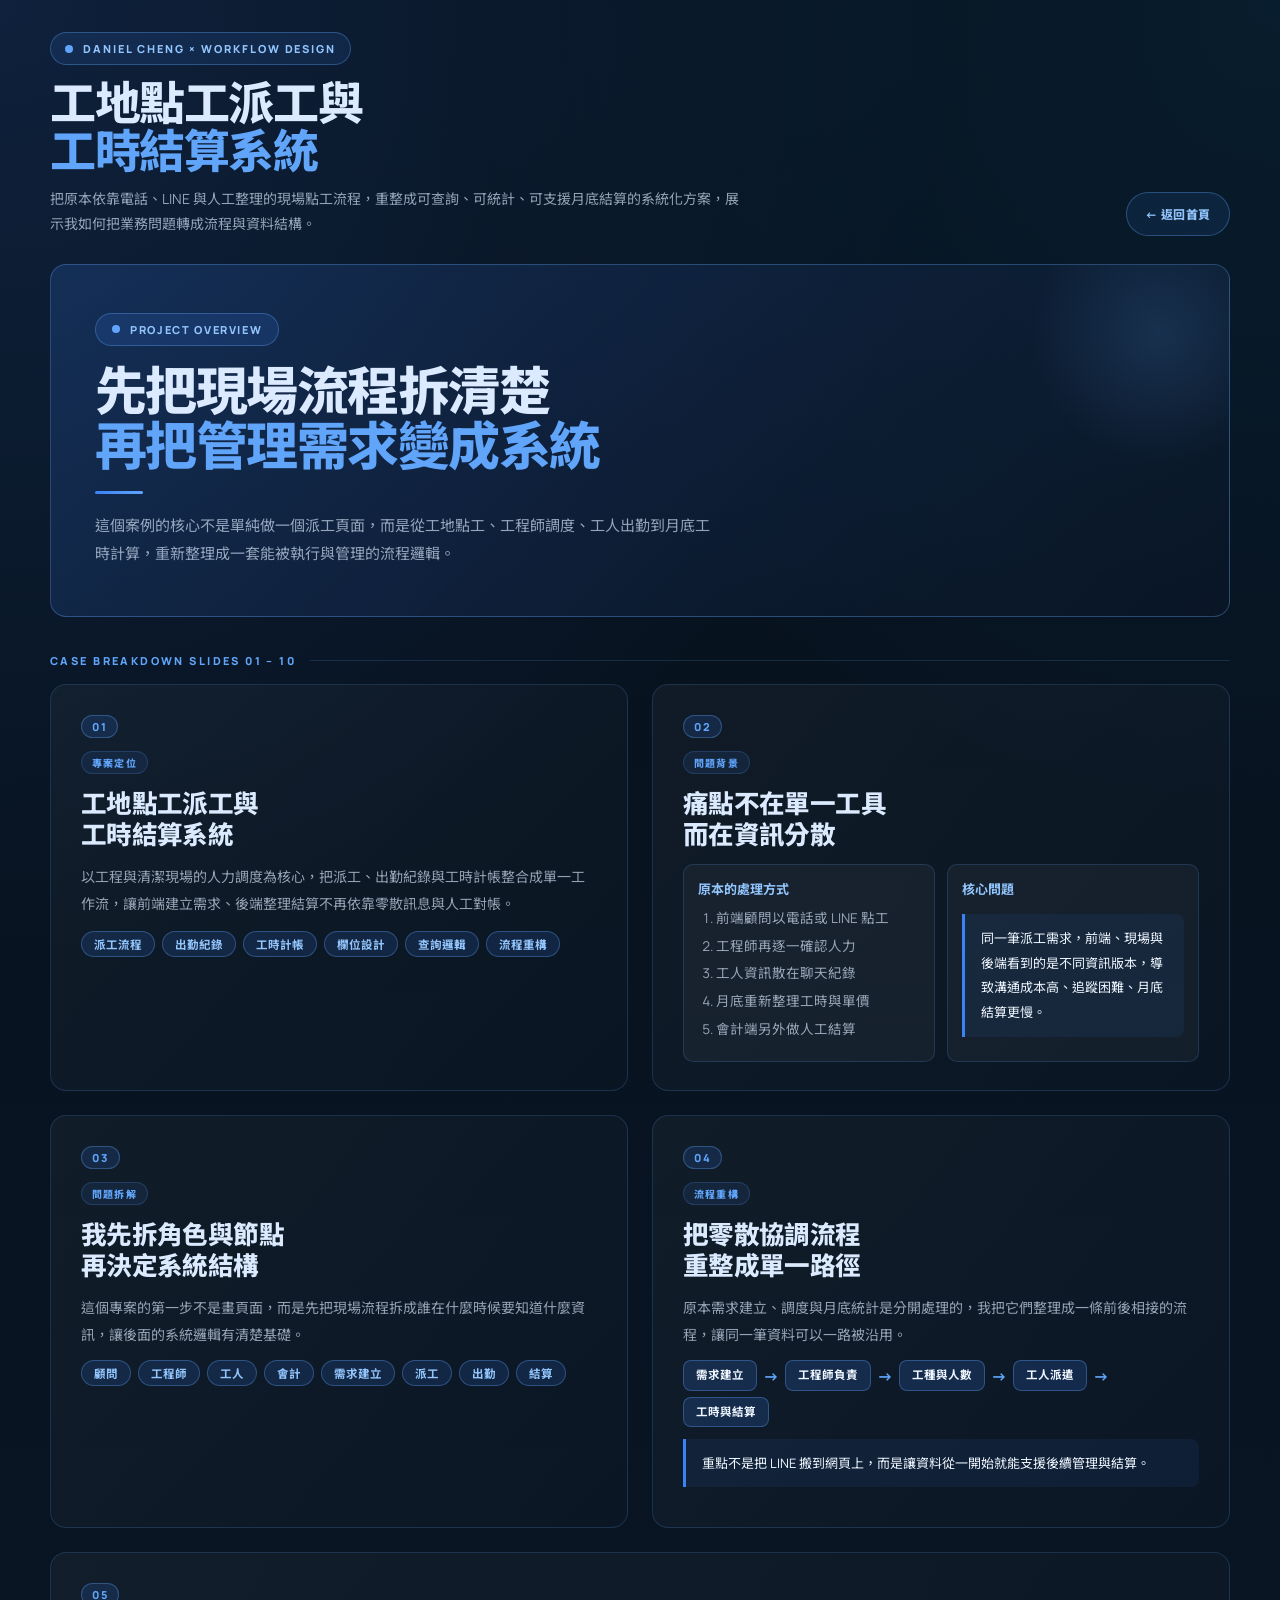
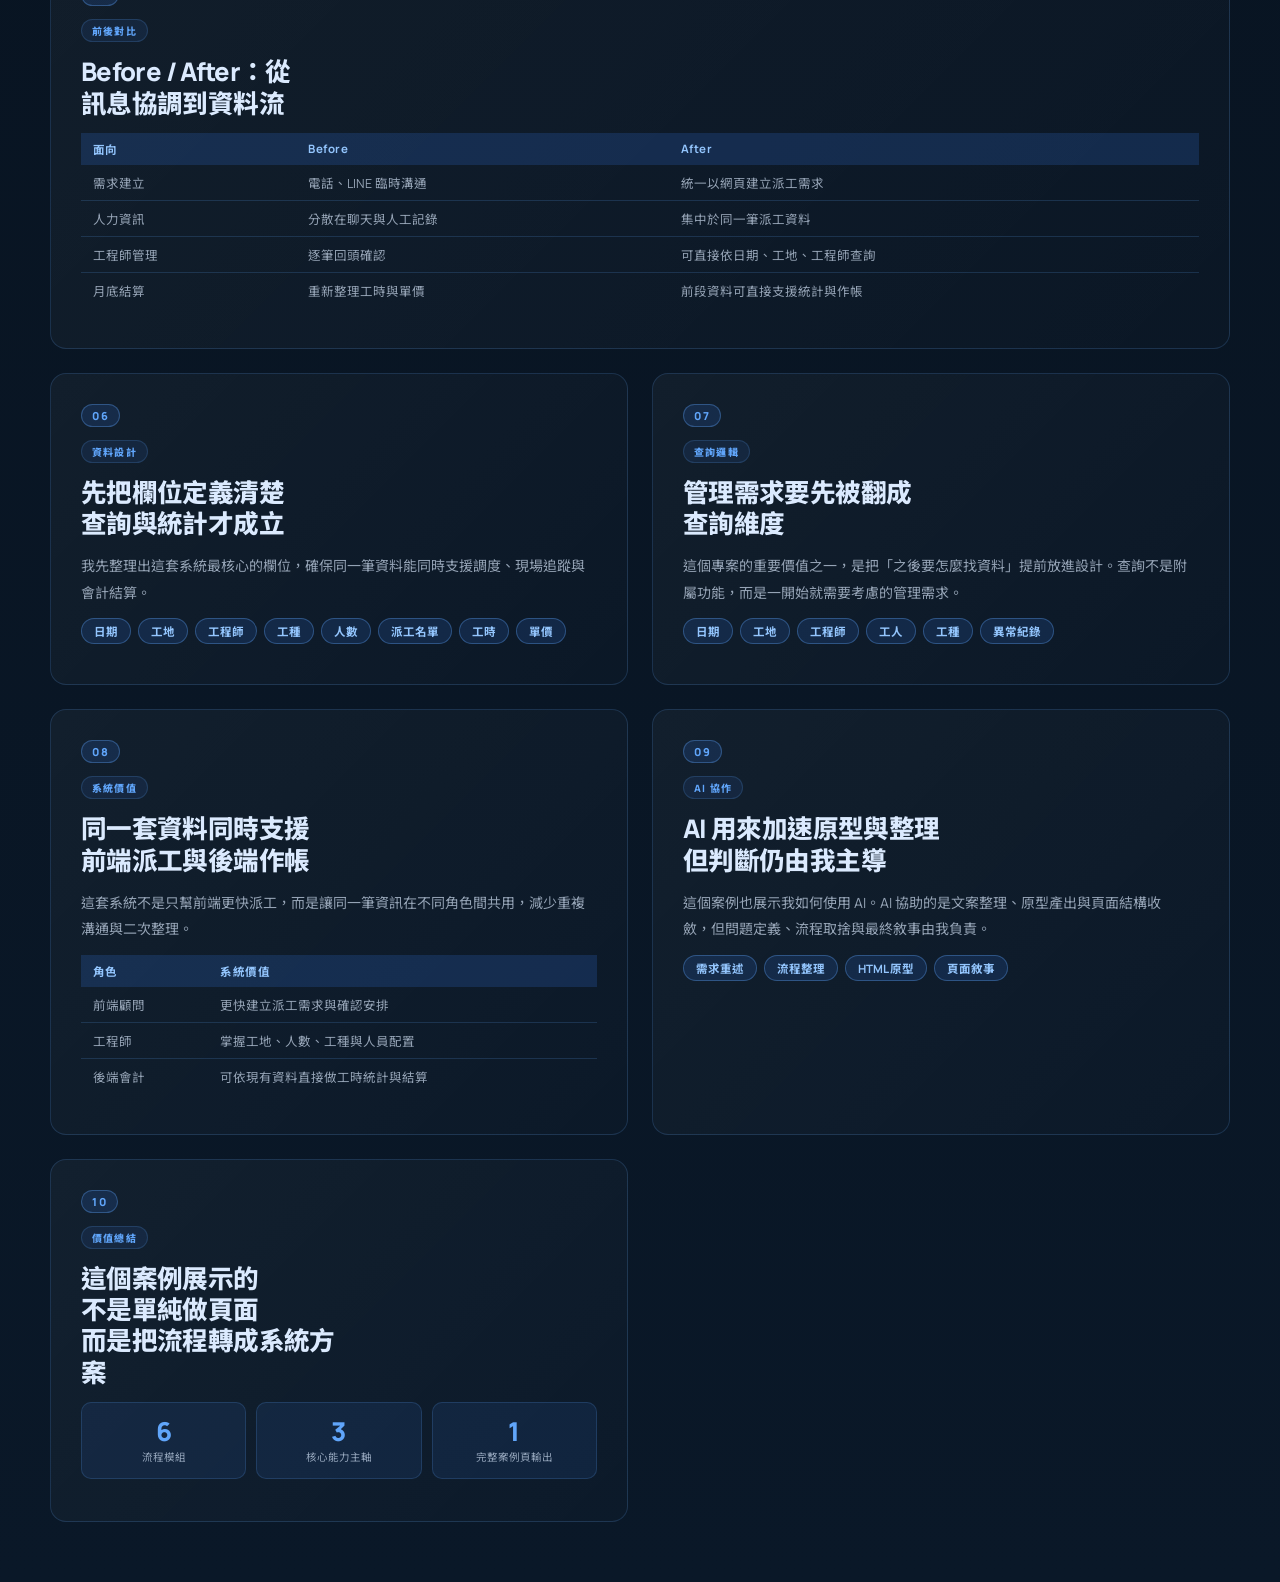
<file: dispatch-workforce-case.html>
<!DOCTYPE html>
<html lang="zh-TW">
<head>
<meta charset="utf-8">
<meta name="viewport" content="width=device-width, initial-scale=1.0">
<title>工地點工派工與工時結算系統 | Daniel Cheng</title>
<style>
@import url('https://fonts.googleapis.com/css2?family=Manrope:wght@400;500;700;800&family=Noto+Sans+TC:wght@400;500;700;900&display=swap');
*{box-sizing:border-box;margin:0;padding:0}
:root{
  --bg:#07111d;--bg2:#0a1828;
  --ink:#dbeafe;--ink2:#93c5fd;--muted:rgba(219,234,254,0.66);
  --blue:#3b82f6;--blue2:#60a5fa;--line:rgba(96,165,250,0.18);--line2:rgba(96,165,250,0.34);
}
html,body{min-height:100%}
body{
  font-family:'Manrope','Noto Sans TC','Segoe UI',Arial,sans-serif;
  background:
    radial-gradient(circle at top left,rgba(59,130,246,0.14),transparent 28%),
    radial-gradient(circle at top right,rgba(14,165,233,0.08),transparent 24%),
    linear-gradient(180deg,var(--bg) 0%,var(--bg2) 100%);
  color:var(--ink);
  padding:32px 20px 60px;
}
.page-shell{max-width:1180px;margin:0 auto}
.deck-header{display:flex;align-items:flex-end;justify-content:space-between;gap:24px;margin-bottom:28px;flex-wrap:wrap}
.deck-kicker{
  display:inline-flex;align-items:center;gap:10px;
  padding:8px 14px;border-radius:999px;
  background:rgba(59,130,246,0.12);border:1px solid var(--line2);
  color:var(--ink2);font-size:11px;font-weight:800;letter-spacing:.18em;text-transform:uppercase;margin-bottom:14px
}
.deck-kicker-dot{width:8px;height:8px;border-radius:50%;background:var(--blue2)}
.deck-title{font-size:clamp(28px,4.4vw,46px);font-weight:800;line-height:1.05;letter-spacing:-.03em;margin-bottom:10px}
.deck-title em{font-style:normal;color:var(--blue2)}
.deck-sub{max-width:700px;font-size:14px;line-height:1.8;color:var(--muted)}
.deck-actions{display:flex;gap:12px;flex-wrap:wrap;justify-content:flex-end;align-self:flex-end}
.deck-btn{
  display:inline-flex;align-items:center;gap:8px;
  padding:12px 18px;border-radius:999px;text-decoration:none;
  font-size:12px;font-weight:800;letter-spacing:.05em;
  transition:transform .18s,box-shadow .18s,background .18s;cursor:pointer;border:none;
}
.deck-btn:hover{transform:translateY(-2px);box-shadow:0 8px 24px rgba(0,0,0,.35)}
.btn-secondary{background:rgba(59,130,246,0.1);border:1px solid var(--line2);color:var(--ink2)}
.section-label{
  font-size:11px;font-weight:800;letter-spacing:.22em;text-transform:uppercase;
  color:var(--blue2);margin:36px 0 16px;display:flex;align-items:center;gap:14px
}
.section-label::after{content:'';flex:1;height:1px;background:var(--line)}
.slides-grid{display:grid;grid-template-columns:repeat(2,minmax(0,1fr));gap:24px}
.slide-card{
  background:linear-gradient(135deg,rgba(255,255,255,0.04) 0%,rgba(255,255,255,0.01) 100%);
  border:1px solid var(--line);border-radius:16px;
  padding:30px 30px 28px;position:relative;overflow:hidden;
  transition:transform .2s,border-color .2s,box-shadow .2s;
}
.slide-card:hover{transform:translateY(-4px);border-color:var(--line2);box-shadow:0 16px 48px rgba(0,0,0,.4)}
.slide-card::before{
  content:'';position:absolute;top:0;left:0;right:0;height:3px;
  background:linear-gradient(90deg,var(--blue),var(--blue2));
  opacity:0;transition:opacity .2s;
}
.slide-card:hover::before{opacity:1}
.slide-cover{
  background:linear-gradient(135deg,rgba(59,130,246,0.18),rgba(15,23,42,0.3));
  border:1px solid var(--line2);border-radius:16px;
  padding:48px 44px;margin-bottom:20px;position:relative;overflow:hidden;
  grid-column:1/-1;
}
.slide-cover::after{
  content:'';position:absolute;right:-60px;top:-60px;
  width:260px;height:260px;border-radius:50%;
  background:radial-gradient(circle,rgba(96,165,250,0.15),transparent 70%);
}
.card-num{
  font-size:11px;font-weight:800;letter-spacing:.15em;color:var(--blue2);
  margin-bottom:12px;display:flex;align-items:center;gap:8px;
}
.card-num span{
  background:rgba(59,130,246,0.15);border:1px solid var(--line2);
  border-radius:999px;padding:3px 10px;
}
.card-tag{
  display:inline-block;font-size:10px;font-weight:800;letter-spacing:.12em;
  text-transform:uppercase;color:var(--blue2);
  background:rgba(59,130,246,0.1);border:1px solid var(--line);
  border-radius:999px;padding:3px 10px;margin-bottom:14px
}
h2{font-size:clamp(20px,2vw,26px);font-weight:800;line-height:1.22;letter-spacing:-.025em;margin-bottom:14px;color:var(--ink);max-width:16ch;text-wrap:balance}
h3{font-size:13px;font-weight:700;color:var(--ink2);margin-bottom:8px}
p{font-size:14px;line-height:1.9;color:var(--muted);max-width:56ch}
ul,ol{margin-left:18px}
li{font-size:13.5px;line-height:1.9;color:var(--muted);margin-bottom:2px}
li strong,b,strong{color:#eff6ff}
.callout{
  background:rgba(59,130,246,0.08);border-left:3px solid var(--blue);
  border-radius:0 8px 8px 0;padding:12px 16px;margin:12px 0;
}
.callout p{font-size:13px;color:#eff6ff;margin:0}
.inner-grid{display:grid;grid-template-columns:1fr 1fr;gap:12px;margin-top:12px}
.inner-box{
  background:rgba(255,255,255,0.04);border:1px solid var(--line);
  border-radius:10px;padding:14px 14px 12px;
}
.badges{display:flex;flex-wrap:wrap;gap:7px;margin:12px 0}
.badge{
  background:rgba(59,130,246,0.15);border:1px solid var(--line2);
  color:var(--ink2);font-size:11.5px;font-weight:700;
  padding:4px 12px;border-radius:999px
}
.flow{display:flex;align-items:center;flex-wrap:wrap;gap:6px;margin:12px 0}
.flow-step{
  background:rgba(59,130,246,0.18);border:1px solid var(--line2);
  color:#eff6ff;font-size:11.5px;font-weight:700;
  padding:6px 12px;border-radius:8px;text-align:center;line-height:1.4;
}
.flow-arrow{color:var(--blue2);font-size:16px;font-weight:800}
.data-table{width:100%;border-collapse:collapse;font-size:12.5px;margin:12px 0}
.data-table th{
  background:rgba(59,130,246,0.18);color:var(--ink2);
  padding:8px 12px;text-align:left;font-weight:700;font-size:11.5px;letter-spacing:.04em;
}
.data-table td{
  padding:8px 12px;border-bottom:1px solid var(--line);color:var(--muted);
  vertical-align:top;
}
.data-table tr:last-child td{border-bottom:none}
.stat-row{display:flex;gap:10px;margin:14px 0}
.stat{flex:1;background:rgba(59,130,246,0.1);border:1px solid var(--line);border-radius:10px;padding:14px;text-align:center}
.stat .num{font-size:26px;font-weight:800;color:var(--blue2);display:block;line-height:1.1}
.stat .lbl{font-size:10.5px;color:var(--muted);margin-top:4px;display:block;line-height:1.4}
.cover-kicker{
  display:inline-flex;align-items:center;gap:10px;
  padding:8px 16px;border-radius:999px;margin-bottom:18px;
  background:rgba(59,130,246,0.15);border:1px solid var(--line2);
  color:var(--ink2);font-size:11px;font-weight:800;letter-spacing:.15em;text-transform:uppercase;
}
.cover-title{font-size:clamp(32px,5vw,52px);font-weight:800;line-height:1.05;letter-spacing:-.03em;margin-bottom:16px}
.cover-title em{font-style:normal;color:var(--blue2)}
.cover-sub{font-size:15px;line-height:1.85;color:var(--muted);max-width:620px}
.cover-deco{width:48px;height:3px;background:linear-gradient(90deg,var(--blue),var(--blue2));border-radius:2px;margin:18px 0}
.span2{grid-column:span 2}
@media(max-width:1080px){
  .slides-grid{grid-template-columns:1fr}
  .span2{grid-column:span 1}
  h2{max-width:none}
}
@media(max-width:760px){
  .inner-grid{grid-template-columns:1fr}
  .stat-row{flex-direction:column}
  .slide-card{padding:26px 22px 24px}
}
</style>
</head>
<body>
<div class="page-shell">
  <div class="deck-header">
    <div>
      <div class="deck-kicker"><span class="deck-kicker-dot"></span>Daniel Cheng × Workflow Design</div>
      <h1 class="deck-title">工地點工派工與<br><em>工時結算系統</em></h1>
      <p class="deck-sub">把原本依靠電話、LINE 與人工整理的現場點工流程，重整成可查詢、可統計、可支援月底結算的系統化方案，展示我如何把業務問題轉成流程與資料結構。</p>
    </div>
    <div class="deck-actions">
      <a href="index.html" class="deck-btn btn-secondary">← 返回首頁</a>
    </div>
  </div>

  <div class="slide-cover">
    <div class="cover-kicker"><span class="deck-kicker-dot"></span>Project Overview</div>
    <div class="cover-title">先把現場流程拆清楚<br><em>再把管理需求變成系統</em></div>
    <div class="cover-deco"></div>
    <p class="cover-sub">這個案例的核心不是單純做一個派工頁面，而是從工地點工、工程師調度、工人出勤到月底工時計算，重新整理成一套能被執行與管理的流程邏輯。</p>
  </div>

  <div class="section-label">Case Breakdown Slides 01 – 10</div>
  <div class="slides-grid">
    <div class="slide-card">
      <div class="card-num"><span>01</span></div>
      <div class="card-tag">專案定位</div>
      <h2>工地點工派工與工時結算系統</h2>
      <p>以工程與清潔現場的人力調度為核心，把派工、出勤紀錄與工時計帳整合成單一工作流，讓前端建立需求、後端整理結算不再依靠零散訊息與人工對帳。</p>
      <div class="badges" style="margin-top:14px">
        <span class="badge">派工流程</span>
        <span class="badge">出勤紀錄</span>
        <span class="badge">工時計帳</span>
        <span class="badge">欄位設計</span>
        <span class="badge">查詢邏輯</span>
        <span class="badge">流程重構</span>
      </div>
    </div>

    <div class="slide-card">
      <div class="card-num"><span>02</span></div>
      <div class="card-tag">問題背景</div>
      <h2>痛點不在單一工具<br>而在資訊分散</h2>
      <div class="inner-grid">
        <div class="inner-box">
          <h3>原本的處理方式</h3>
          <ol style="margin-top:6px">
            <li>前端顧問以電話或 LINE 點工</li>
            <li>工程師再逐一確認人力</li>
            <li>工人資訊散在聊天紀錄</li>
            <li>月底重新整理工時與單價</li>
            <li>會計端另外做人工結算</li>
          </ol>
        </div>
        <div class="inner-box" style="display:flex;flex-direction:column;justify-content:center">
          <h3>核心問題</h3>
          <div class="callout" style="margin-top:8px">
            <p>同一筆派工需求，前端、現場與後端看到的是不同資訊版本，導致溝通成本高、追蹤困難、月底結算更慢。</p>
          </div>
        </div>
      </div>
    </div>

    <div class="slide-card">
      <div class="card-num"><span>03</span></div>
      <div class="card-tag">問題拆解</div>
      <h2>我先拆角色與節點<br>再決定系統結構</h2>
      <p>這個專案的第一步不是畫頁面，而是先把現場流程拆成誰在什麼時候要知道什麼資訊，讓後面的系統邏輯有清楚基礎。</p>
      <div class="badges">
        <span class="badge">顧問</span>
        <span class="badge">工程師</span>
        <span class="badge">工人</span>
        <span class="badge">會計</span>
        <span class="badge">需求建立</span>
        <span class="badge">派工</span>
        <span class="badge">出勤</span>
        <span class="badge">結算</span>
      </div>
    </div>

    <div class="slide-card">
      <div class="card-num"><span>04</span></div>
      <div class="card-tag">流程重構</div>
      <h2>把零散協調流程<br>重整成單一路徑</h2>
      <p>原本需求建立、調度與月底統計是分開處理的，我把它們整理成一條前後相接的流程，讓同一筆資料可以一路被沿用。</p>
      <div class="flow">
        <div class="flow-step">需求建立</div>
        <div class="flow-arrow">→</div>
        <div class="flow-step">工程師負責</div>
        <div class="flow-arrow">→</div>
        <div class="flow-step">工種與人數</div>
        <div class="flow-arrow">→</div>
        <div class="flow-step">工人派遣</div>
        <div class="flow-arrow">→</div>
        <div class="flow-step">工時與結算</div>
      </div>
      <div class="callout">
        <p>重點不是把 LINE 搬到網頁上，而是讓資料從一開始就能支援後續管理與結算。</p>
      </div>
    </div>

    <div class="slide-card span2">
      <div class="card-num"><span>05</span></div>
      <div class="card-tag">前後對比</div>
      <h2>Before / After：從訊息協調到資料流</h2>
      <table class="data-table">
        <thead>
          <tr><th>面向</th><th>Before</th><th>After</th></tr>
        </thead>
        <tbody>
          <tr><td>需求建立</td><td>電話、LINE 臨時溝通</td><td>統一以網頁建立派工需求</td></tr>
          <tr><td>人力資訊</td><td>分散在聊天與人工記錄</td><td>集中於同一筆派工資料</td></tr>
          <tr><td>工程師管理</td><td>逐筆回頭確認</td><td>可直接依日期、工地、工程師查詢</td></tr>
          <tr><td>月底結算</td><td>重新整理工時與單價</td><td>前段資料可直接支援統計與作帳</td></tr>
        </tbody>
      </table>
    </div>

    <div class="slide-card">
      <div class="card-num"><span>06</span></div>
      <div class="card-tag">資料設計</div>
      <h2>先把欄位定義清楚<br>查詢與統計才成立</h2>
      <p>我先整理出這套系統最核心的欄位，確保同一筆資料能同時支援調度、現場追蹤與會計結算。</p>
      <div class="badges">
        <span class="badge">日期</span>
        <span class="badge">工地</span>
        <span class="badge">工程師</span>
        <span class="badge">工種</span>
        <span class="badge">人數</span>
        <span class="badge">派工名單</span>
        <span class="badge">工時</span>
        <span class="badge">單價</span>
      </div>
    </div>

    <div class="slide-card">
      <div class="card-num"><span>07</span></div>
      <div class="card-tag">查詢邏輯</div>
      <h2>管理需求要先被翻成<br>查詢維度</h2>
      <p>這個專案的重要價值之一，是把「之後要怎麼找資料」提前放進設計。查詢不是附屬功能，而是一開始就需要考慮的管理需求。</p>
      <div class="badges">
        <span class="badge">日期</span>
        <span class="badge">工地</span>
        <span class="badge">工程師</span>
        <span class="badge">工人</span>
        <span class="badge">工種</span>
        <span class="badge">異常紀錄</span>
      </div>
    </div>

    <div class="slide-card">
      <div class="card-num"><span>08</span></div>
      <div class="card-tag">系統價值</div>
      <h2>同一套資料同時支援<br>前端派工與後端作帳</h2>
      <p>這套系統不是只幫前端更快派工，而是讓同一筆資訊在不同角色間共用，減少重複溝通與二次整理。</p>
      <table class="data-table">
        <thead>
          <tr><th>角色</th><th>系統價值</th></tr>
        </thead>
        <tbody>
          <tr><td>前端顧問</td><td>更快建立派工需求與確認安排</td></tr>
          <tr><td>工程師</td><td>掌握工地、人數、工種與人員配置</td></tr>
          <tr><td>後端會計</td><td>可依現有資料直接做工時統計與結算</td></tr>
        </tbody>
      </table>
    </div>

    <div class="slide-card">
      <div class="card-num"><span>09</span></div>
      <div class="card-tag">AI 協作</div>
      <h2>AI 用來加速原型與整理<br>但判斷仍由我主導</h2>
      <p>這個案例也展示我如何使用 AI。AI 協助的是文案整理、原型產出與頁面結構收斂，但問題定義、流程取捨與最終敘事由我負責。</p>
      <div class="badges">
        <span class="badge">需求重述</span>
        <span class="badge">流程整理</span>
        <span class="badge">HTML 原型</span>
        <span class="badge">頁面敘事</span>
      </div>
    </div>

    <div class="slide-card">
      <div class="card-num"><span>10</span></div>
      <div class="card-tag">價值總結</div>
      <h2>這個案例展示的不是單純做頁面<br>而是把流程轉成系統方案</h2>
      <div class="stat-row">
        <div class="stat"><span class="num">6</span><span class="lbl">流程模組</span></div>
        <div class="stat"><span class="num">3</span><span class="lbl">核心能力主軸</span></div>
        <div class="stat"><span class="num">1</span><span class="lbl">完整案例頁輸出</span></div>
      </div>
    </div>
  </div>
</div>
</body>
</html>
</file>
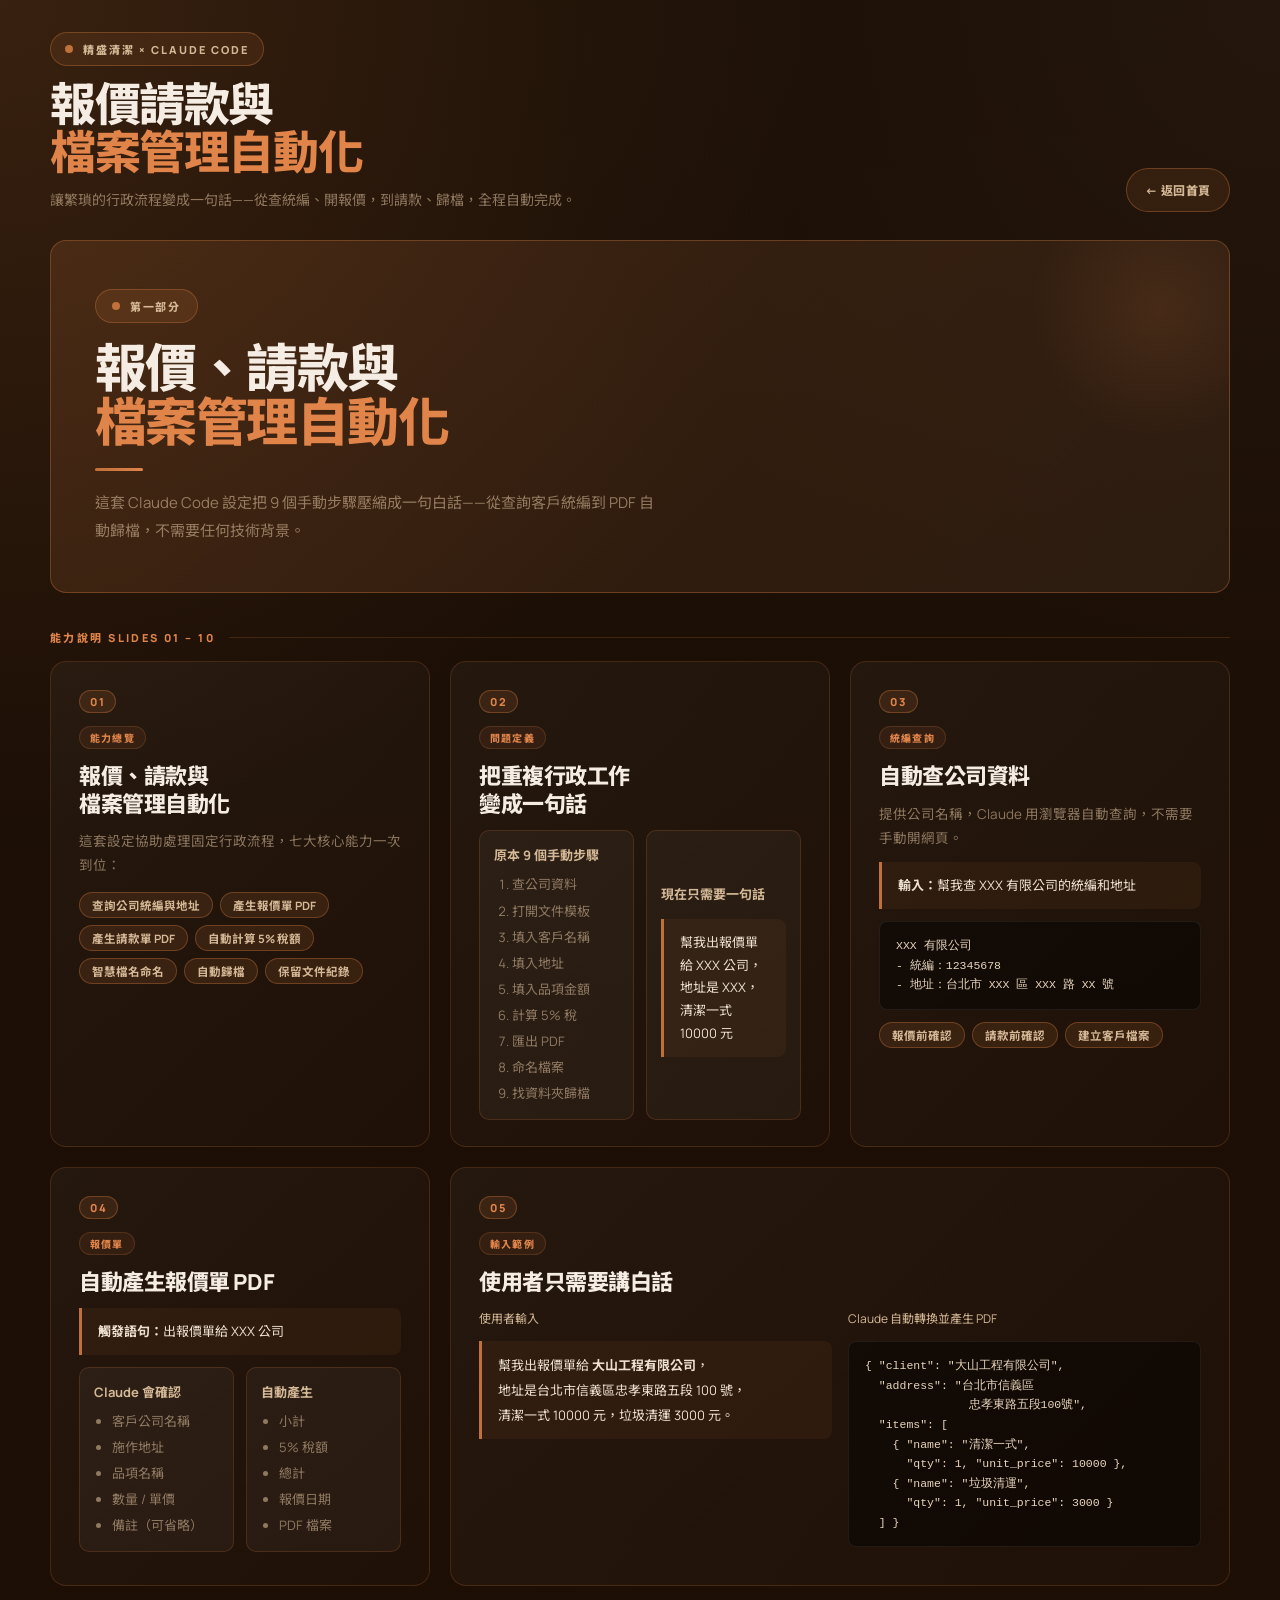
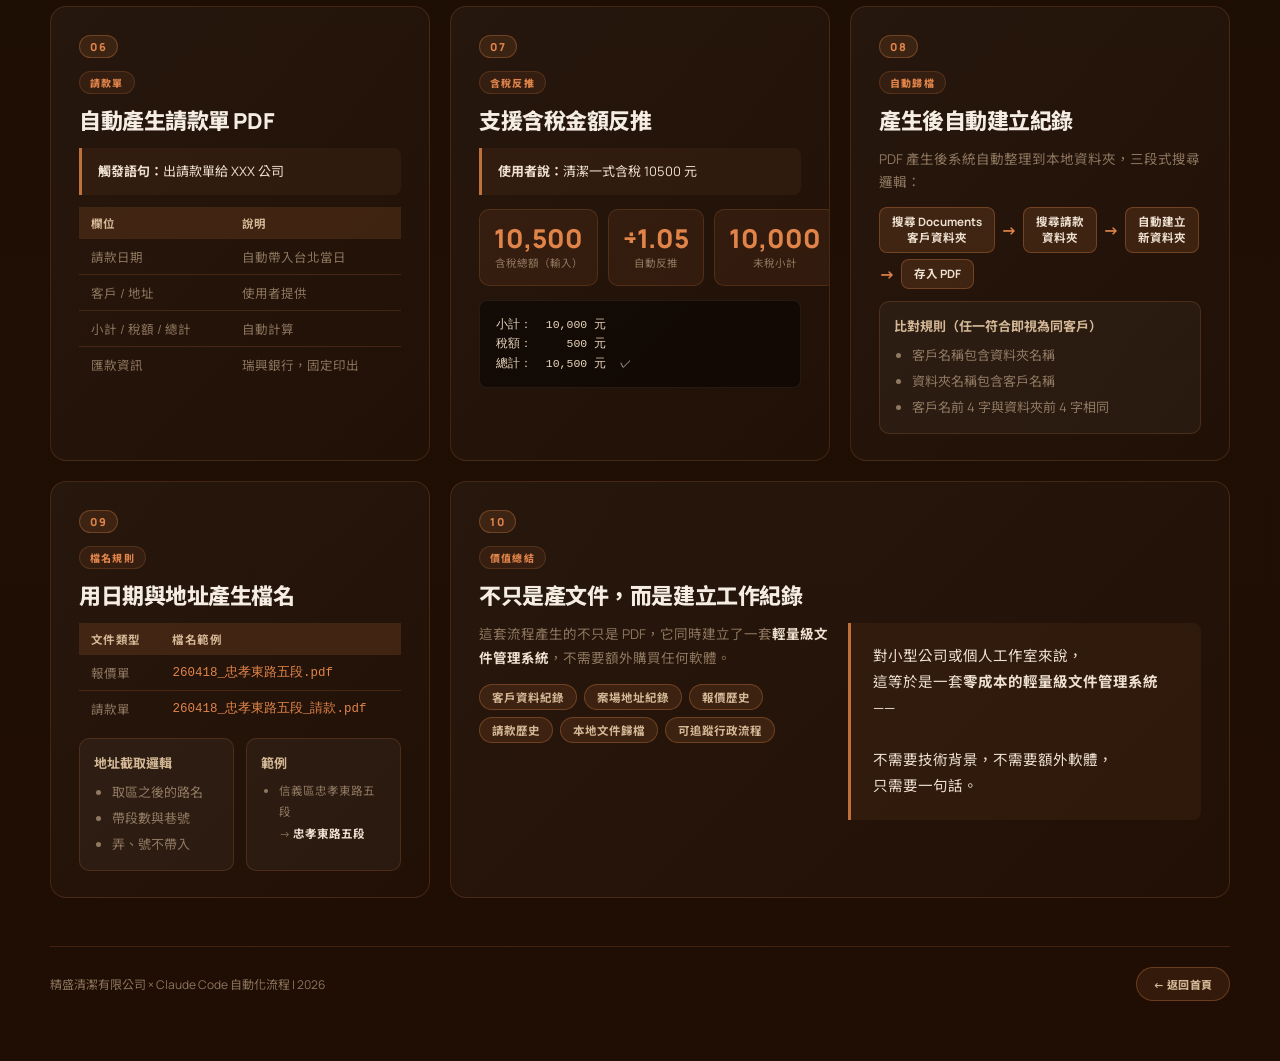
<file: quote-invoice-slides.html>
<!DOCTYPE html>
<html lang="zh-TW">
<head>
<meta charset="utf-8">
<meta name="viewport" content="width=device-width, initial-scale=1.0">
<title>報價請款流程自動化 | 精盛清潔</title>
<style>
@import url('https://fonts.googleapis.com/css2?family=Manrope:wght@400;500;700;800&family=Noto+Sans+TC:wght@400;500;700;900&display=swap');
*{box-sizing:border-box;margin:0;padding:0}
:root{
  --bg:#1a0f06;--bg2:#200e04;
  --brown:#5a3e2b;--brown2:#7a5535;--brown3:#9b6b41;
  --cream:#f5ede3;--cream2:#ede0d0;--cream3:#d4b896;
  --accent:#c0703a;--accent2:#e0844a;
  --muted:rgba(212,184,150,0.6);
  --border:rgba(192,112,58,0.22);--border2:rgba(192,112,58,0.4);
  --page-bg:#100804;
}
html,body{min-height:100%}
body{
  font-family:'Manrope','Noto Sans TC','Segoe UI',Arial,sans-serif;
  background:
    radial-gradient(circle at top left,rgba(192,112,58,0.18),transparent 28%),
    radial-gradient(circle at top right,rgba(90,62,43,0.15),transparent 24%),
    linear-gradient(180deg,var(--bg) 0%,var(--bg2) 100%);
  color:var(--cream);
  padding:32px 20px 60px;
}
.page-shell{max-width:1180px;margin:0 auto}

/* ── header ── */
.deck-header{display:flex;align-items:flex-end;justify-content:space-between;gap:24px;margin-bottom:28px;flex-wrap:wrap}
.deck-kicker{
  display:inline-flex;align-items:center;gap:10px;
  padding:8px 14px;border-radius:999px;
  background:rgba(192,112,58,0.12);border:1px solid var(--border2);
  color:var(--cream3);font-size:11px;font-weight:800;letter-spacing:.18em;text-transform:uppercase;margin-bottom:14px
}
.deck-kicker-dot{width:8px;height:8px;border-radius:50%;background:var(--accent)}
.deck-title{font-size:clamp(28px,4.4vw,46px);font-weight:800;line-height:1.05;letter-spacing:-.03em;margin-bottom:10px}
.deck-title em{font-style:normal;color:var(--accent2)}
.deck-sub{max-width:680px;font-size:14px;line-height:1.8;color:var(--muted)}
.deck-actions{display:flex;gap:12px;flex-wrap:wrap;justify-content:flex-end;align-self:flex-end}
.deck-btn{
  display:inline-flex;align-items:center;gap:8px;
  padding:12px 18px;border-radius:999px;text-decoration:none;
  font-size:12px;font-weight:800;letter-spacing:.05em;
  transition:transform .18s,box-shadow .18s,background .18s;cursor:pointer;border:none;
}
.deck-btn:hover{transform:translateY(-2px);box-shadow:0 8px 24px rgba(0,0,0,.35)}
.btn-primary{background:var(--accent);color:#fff}
.btn-secondary{background:rgba(192,112,58,0.12);border:1px solid var(--border2);color:var(--cream3)}

/* ── divider ── */
.section-label{
  font-size:11px;font-weight:800;letter-spacing:.22em;text-transform:uppercase;
  color:var(--accent2);margin:36px 0 16px;display:flex;align-items:center;gap:14px
}
.section-label::after{content:'';flex:1;height:1px;background:var(--border)}

/* ── grid ── */
.slides-grid{display:grid;grid-template-columns:repeat(auto-fill,minmax(340px,1fr));gap:20px}
.slides-grid.full{grid-template-columns:1fr}

/* ── slide card ── */
.slide-card{
  background:linear-gradient(135deg,rgba(255,255,255,0.04) 0%,rgba(255,255,255,0.01) 100%);
  border:1px solid var(--border);border-radius:16px;
  padding:28px 28px 26px;position:relative;overflow:hidden;
  transition:transform .2s,border-color .2s,box-shadow .2s;
}
.slide-card:hover{transform:translateY(-4px);border-color:var(--border2);box-shadow:0 16px 48px rgba(0,0,0,.4)}
.slide-card::before{
  content:'';position:absolute;top:0;left:0;right:0;height:3px;
  background:linear-gradient(90deg,var(--accent),var(--accent2));
  opacity:0;transition:opacity .2s;
}
.slide-card:hover::before{opacity:1}

/* ── cover card ── */
.slide-cover{
  background:linear-gradient(135deg,rgba(192,112,58,0.18),rgba(90,62,43,0.25));
  border:1px solid var(--border2);border-radius:16px;
  padding:48px 44px;margin-bottom:20px;position:relative;overflow:hidden;
  grid-column:1/-1;
}
.slide-cover::after{
  content:'';position:absolute;right:-60px;top:-60px;
  width:260px;height:260px;border-radius:50%;
  background:radial-gradient(circle,rgba(192,112,58,0.15),transparent 70%);
}

.card-num{
  font-size:11px;font-weight:800;letter-spacing:.15em;color:var(--accent2);
  margin-bottom:12px;display:flex;align-items:center;gap:8px;
}
.card-num span{
  background:rgba(192,112,58,0.15);border:1px solid var(--border2);
  border-radius:999px;padding:3px 10px;
}
.card-tag{
  display:inline-block;font-size:10px;font-weight:800;letter-spacing:.12em;
  text-transform:uppercase;color:var(--accent2);
  background:rgba(192,112,58,0.1);border:1px solid var(--border);
  border-radius:999px;padding:3px 10px;margin-bottom:14px
}
h2{font-size:clamp(17px,2.2vw,22px);font-weight:800;line-height:1.25;letter-spacing:-.02em;margin-bottom:12px;color:var(--cream)}
h3{font-size:13px;font-weight:700;color:var(--cream3);margin-bottom:8px}
p{font-size:13.5px;line-height:1.75;color:var(--muted)}
ul,ol{margin-left:18px}
li{font-size:13px;line-height:1.85;color:var(--muted);margin-bottom:2px}
li strong,b,strong{color:var(--cream2)}

/* callout */
.callout{
  background:rgba(192,112,58,0.08);border-left:3px solid var(--accent);
  border-radius:0 8px 8px 0;padding:12px 16px;margin:12px 0;
}
.callout p{font-size:13px;color:var(--cream2);margin:0}

/* code box */
.code-box{
  background:rgba(0,0,0,.45);border:1px solid rgba(255,255,255,.07);
  border-radius:8px;padding:14px 16px;
  font-family:'SF Mono','Menlo','Consolas',monospace;font-size:11.5px;
  line-height:1.7;color:#e8d5be;white-space:pre;margin:12px 0;overflow-x:auto;
}

/* two-col inside card */
.inner-grid{display:grid;grid-template-columns:1fr 1fr;gap:12px;margin-top:12px}
.inner-box{
  background:rgba(255,255,255,0.04);border:1px solid var(--border);
  border-radius:10px;padding:14px 14px 12px;
}

/* badges */
.badges{display:flex;flex-wrap:wrap;gap:7px;margin:12px 0}
.badge{
  background:rgba(192,112,58,0.15);border:1px solid var(--border2);
  color:var(--cream3);font-size:11.5px;font-weight:700;
  padding:4px 12px;border-radius:999px
}

/* flow */
.flow{display:flex;align-items:center;flex-wrap:wrap;gap:6px;margin:12px 0}
.flow-step{
  background:rgba(192,112,58,0.18);border:1px solid var(--border2);
  color:var(--cream2);font-size:11.5px;font-weight:700;
  padding:6px 12px;border-radius:8px;text-align:center;line-height:1.4;
}
.flow-arrow{color:var(--accent2);font-size:16px;font-weight:800}

/* table */
.data-table{width:100%;border-collapse:collapse;font-size:12.5px;margin:12px 0}
.data-table th{
  background:rgba(192,112,58,0.18);color:var(--cream3);
  padding:8px 12px;text-align:left;font-weight:700;font-size:11.5px;letter-spacing:.04em;
}
.data-table td{
  padding:8px 12px;border-bottom:1px solid var(--border);color:var(--muted);
}
.data-table tr:last-child td{border-bottom:none}

/* stat row */
.stat-row{display:flex;gap:10px;margin:14px 0}
.stat{flex:1;background:rgba(192,112,58,0.1);border:1px solid var(--border);border-radius:10px;padding:14px;text-align:center}
.stat .num{font-size:26px;font-weight:800;color:var(--accent2);display:block;line-height:1.1}
.stat .lbl{font-size:10.5px;color:var(--muted);margin-top:4px;display:block;line-height:1.4}

/* cover big text */
.cover-kicker{
  display:inline-flex;align-items:center;gap:10px;
  padding:8px 16px;border-radius:999px;margin-bottom:18px;
  background:rgba(192,112,58,0.15);border:1px solid var(--border2);
  color:var(--cream3);font-size:11px;font-weight:800;letter-spacing:.15em;text-transform:uppercase;
}
.cover-title{font-size:clamp(32px,5vw,52px);font-weight:800;line-height:1.05;letter-spacing:-.03em;margin-bottom:16px}
.cover-title em{font-style:normal;color:var(--accent2)}
.cover-sub{font-size:15px;line-height:1.85;color:var(--muted);max-width:560px}
.cover-deco{width:48px;height:3px;background:linear-gradient(90deg,var(--accent),var(--accent2));border-radius:2px;margin:18px 0}

/* long card spans 2 columns */
.span2{grid-column:span 2}
@media(max-width:760px){.span2{grid-column:span 1}.inner-grid{grid-template-columns:1fr}.stat-row{flex-direction:column}}
</style>
</head>
<body>
<div class="page-shell">

  <!-- ── Page Header ── -->
  <div class="deck-header">
    <div>
      <div class="deck-kicker"><span class="deck-kicker-dot"></span>精盛清潔 × Claude Code</div>
      <h1 class="deck-title">報價請款與<br><em>檔案管理自動化</em></h1>
      <p class="deck-sub">讓繁瑣的行政流程變成一句話——從查統編、開報價，到請款、歸檔，全程自動完成。</p>
    </div>
    <div class="deck-actions">
      <a href="index.html" class="deck-btn btn-secondary">← 返回首頁</a>
    </div>
  </div>

  <!-- ── Cover Slide ── -->
  <div class="slide-cover">
    <div class="cover-kicker"><span class="deck-kicker-dot"></span>第一部分</div>
    <div class="cover-title">報價、請款與<br><em>檔案管理自動化</em></div>
    <div class="cover-deco"></div>
    <p class="cover-sub">這套 Claude Code 設定把 9 個手動步驟壓縮成一句白話——從查詢客戶統編到 PDF 自動歸檔，不需要任何技術背景。</p>
  </div>

  <!-- ── Slides ── -->
  <div class="section-label">能力說明 Slides 01 – 10</div>
  <div class="slides-grid">

    <!-- 01 能力總覽 -->
    <div class="slide-card">
      <div class="card-num"><span>01</span></div>
      <div class="card-tag">能力總覽</div>
      <h2>報價、請款與<br>檔案管理自動化</h2>
      <p>這套設定協助處理固定行政流程，七大核心能力一次到位：</p>
      <div class="badges" style="margin-top:14px">
        <span class="badge">查詢公司統編與地址</span>
        <span class="badge">產生報價單 PDF</span>
        <span class="badge">產生請款單 PDF</span>
        <span class="badge">自動計算 5% 稅額</span>
        <span class="badge">智慧檔名命名</span>
        <span class="badge">自動歸檔</span>
        <span class="badge">保留文件紀錄</span>
      </div>
    </div>

    <!-- 02 問題定義 -->
    <div class="slide-card">
      <div class="card-num"><span>02</span></div>
      <div class="card-tag">問題定義</div>
      <h2>把重複行政工作<br>變成一句話</h2>
      <div class="inner-grid">
        <div class="inner-box">
          <h3>原本 9 個手動步驟</h3>
          <ol style="margin-top:6px">
            <li>查公司資料</li>
            <li>打開文件模板</li>
            <li>填入客戶名稱</li>
            <li>填入地址</li>
            <li>填入品項金額</li>
            <li>計算 5% 稅</li>
            <li>匯出 PDF</li>
            <li>命名檔案</li>
            <li>找資料夾歸檔</li>
          </ol>
        </div>
        <div class="inner-box" style="display:flex;flex-direction:column;justify-content:center">
          <h3>現在只需要一句話</h3>
          <div class="callout" style="margin-top:8px">
            <p>幫我出報價單給 XXX 公司，地址是 XXX，清潔一式 10000 元</p>
          </div>
        </div>
      </div>
    </div>

    <!-- 03 統編查詢 -->
    <div class="slide-card">
      <div class="card-num"><span>03</span></div>
      <div class="card-tag">統編查詢</div>
      <h2>自動查公司資料</h2>
      <p>提供公司名稱，Claude 用瀏覽器自動查詢，不需要手動開網頁。</p>
      <div class="callout">
        <p><strong>輸入：</strong>幫我查 XXX 有限公司的統編和地址</p>
      </div>
      <div class="code-box">XXX 有限公司
- 統編：12345678
- 地址：台北市 XXX 區 XXX 路 XX 號</div>
      <div class="badges">
        <span class="badge">報價前確認</span>
        <span class="badge">請款前確認</span>
        <span class="badge">建立客戶檔案</span>
      </div>
    </div>

    <!-- 04 報價單流程 -->
    <div class="slide-card">
      <div class="card-num"><span>04</span></div>
      <div class="card-tag">報價單</div>
      <h2>自動產生報價單 PDF</h2>
      <div class="callout">
        <p><strong>觸發語句：</strong>出報價單給 XXX 公司</p>
      </div>
      <div class="inner-grid" style="margin-top:10px">
        <div class="inner-box">
          <h3>Claude 會確認</h3>
          <ul>
            <li>客戶公司名稱</li>
            <li>施作地址</li>
            <li>品項名稱</li>
            <li>數量 / 單價</li>
            <li>備註（可省略）</li>
          </ul>
        </div>
        <div class="inner-box">
          <h3>自動產生</h3>
          <ul>
            <li>小計</li>
            <li>5% 稅額</li>
            <li>總計</li>
            <li>報價日期</li>
            <li>PDF 檔案</li>
          </ul>
        </div>
      </div>
    </div>

    <!-- 05 輸入範例 span 2 -->
    <div class="slide-card span2">
      <div class="card-num"><span>05</span></div>
      <div class="card-tag">輸入範例</div>
      <h2>使用者只需要講白話</h2>
      <div style="display:grid;grid-template-columns:1fr 1fr;gap:16px;margin-top:8px">
        <div>
          <p style="font-size:12px;color:var(--cream3);margin-bottom:8px;">使用者輸入</p>
          <div class="callout">
            <p style="line-height:1.9">幫我出報價單給 <strong>大山工程有限公司</strong>，<br>
            地址是台北市信義區忠孝東路五段 100 號，<br>
            清潔一式 10000 元，垃圾清運 3000 元。</p>
          </div>
        </div>
        <div>
          <p style="font-size:12px;color:var(--cream3);margin-bottom:8px;">Claude 自動轉換並產生 PDF</p>
          <div class="code-box">{ "client": "大山工程有限公司",
  "address": "台北市信義區
               忠孝東路五段100號",
  "items": [
    { "name": "清潔一式",
      "qty": 1, "unit_price": 10000 },
    { "name": "垃圾清運",
      "qty": 1, "unit_price": 3000 }
  ] }</div>
        </div>
      </div>
    </div>

    <!-- 06 請款單 -->
    <div class="slide-card">
      <div class="card-num"><span>06</span></div>
      <div class="card-tag">請款單</div>
      <h2>自動產生請款單 PDF</h2>
      <div class="callout">
        <p><strong>觸發語句：</strong>出請款單給 XXX 公司</p>
      </div>
      <table class="data-table" style="margin-top:12px">
        <tr><th>欄位</th><th>說明</th></tr>
        <tr><td>請款日期</td><td>自動帶入台北當日</td></tr>
        <tr><td>客戶 / 地址</td><td>使用者提供</td></tr>
        <tr><td>小計 / 稅額 / 總計</td><td>自動計算</td></tr>
        <tr><td>匯款資訊</td><td>瑞興銀行，固定印出</td></tr>
      </table>
    </div>

    <!-- 07 含稅反推 -->
    <div class="slide-card">
      <div class="card-num"><span>07</span></div>
      <div class="card-tag">含稅反推</div>
      <h2>支援含稅金額反推</h2>
      <div class="callout">
        <p><strong>使用者說：</strong>清潔一式含稅 10500 元</p>
      </div>
      <div class="stat-row">
        <div class="stat"><span class="num">10,500</span><span class="lbl">含稅總額（輸入）</span></div>
        <div class="stat"><span class="num">÷1.05</span><span class="lbl">自動反推</span></div>
        <div class="stat"><span class="num">10,000</span><span class="lbl">未稅小計</span></div>
      </div>
      <div class="code-box">小計：  10,000 元
稅額：     500 元
總計：  10,500 元  ✓</div>
    </div>

    <!-- 08 自動歸檔 -->
    <div class="slide-card">
      <div class="card-num"><span>08</span></div>
      <div class="card-tag">自動歸檔</div>
      <h2>產生後自動建立紀錄</h2>
      <p>PDF 產生後系統自動整理到本地資料夾，三段式搜尋邏輯：</p>
      <div class="flow" style="margin-top:12px">
        <div class="flow-step">搜尋 Documents<br>客戶資料夾</div>
        <div class="flow-arrow">→</div>
        <div class="flow-step">搜尋請款<br>資料夾</div>
        <div class="flow-arrow">→</div>
        <div class="flow-step">自動建立<br>新資料夾</div>
        <div class="flow-arrow">→</div>
        <div class="flow-step">存入 PDF</div>
      </div>
      <div class="inner-box" style="margin-top:10px">
        <h3>比對規則（任一符合即視為同客戶）</h3>
        <ul style="margin-top:6px">
          <li>客戶名稱包含資料夾名稱</li>
          <li>資料夾名稱包含客戶名稱</li>
          <li>客戶名前 4 字與資料夾前 4 字相同</li>
        </ul>
      </div>
    </div>

    <!-- 09 檔名規則 -->
    <div class="slide-card">
      <div class="card-num"><span>09</span></div>
      <div class="card-tag">檔名規則</div>
      <h2>用日期與地址產生檔名</h2>
      <table class="data-table">
        <tr><th>文件類型</th><th>檔名範例</th></tr>
        <tr><td>報價單</td><td><code style="color:var(--accent2)">260418_忠孝東路五段.pdf</code></td></tr>
        <tr><td>請款單</td><td><code style="color:var(--accent2)">260418_忠孝東路五段_請款.pdf</code></td></tr>
      </table>
      <div class="inner-grid" style="margin-top:8px">
        <div class="inner-box">
          <h3>地址截取邏輯</h3>
          <ul>
            <li>取區之後的路名</li>
            <li>帶段數與巷號</li>
            <li>弄、號不帶入</li>
          </ul>
        </div>
        <div class="inner-box">
          <h3>範例</h3>
          <ul>
            <li style="font-size:11.5px">信義區忠孝東路五段<br>→ <strong>忠孝東路五段</strong></li>
          </ul>
        </div>
      </div>
    </div>

    <!-- 10 價值總結 span 2 -->
    <div class="slide-card span2">
      <div class="card-num"><span>10</span></div>
      <div class="card-tag">價值總結</div>
      <h2>不只是產文件，而是建立工作紀錄</h2>
      <div style="display:grid;grid-template-columns:1fr 1fr;gap:16px;margin-top:12px;align-items:start">
        <div>
          <p>這套流程產生的不只是 PDF，它同時建立了一套<strong>輕量級文件管理系統</strong>，不需要額外購買任何軟體。</p>
          <div class="badges" style="margin-top:14px">
            <span class="badge">客戶資料紀錄</span>
            <span class="badge">案場地址紀錄</span>
            <span class="badge">報價歷史</span>
            <span class="badge">請款歷史</span>
            <span class="badge">本地文件歸檔</span>
            <span class="badge">可追蹤行政流程</span>
          </div>
        </div>
        <div class="callout" style="margin:0;padding:20px 22px">
          <p style="font-size:14.5px;line-height:1.8;color:var(--cream2)">
            對小型公司或個人工作室來說，<br>
            這等於是一套<strong>零成本的輕量級文件管理系統</strong>——<br><br>
            不需要技術背景，不需要額外軟體，<br>
            只需要一句話。
          </p>
        </div>
      </div>
    </div>

  </div><!-- /slides-grid -->

  <!-- footer -->
  <div style="margin-top:48px;padding-top:20px;border-top:1px solid var(--border);display:flex;justify-content:space-between;align-items:center;flex-wrap:wrap;gap:12px">
    <p style="font-size:12px;color:var(--muted)">精盛清潔有限公司 × Claude Code 自動化流程 | 2026</p>
    <a href="index.html" class="deck-btn btn-secondary" style="font-size:11px;padding:8px 16px">← 返回首頁</a>
  </div>

</div><!-- /page-shell -->
</body>
</html>
</file>
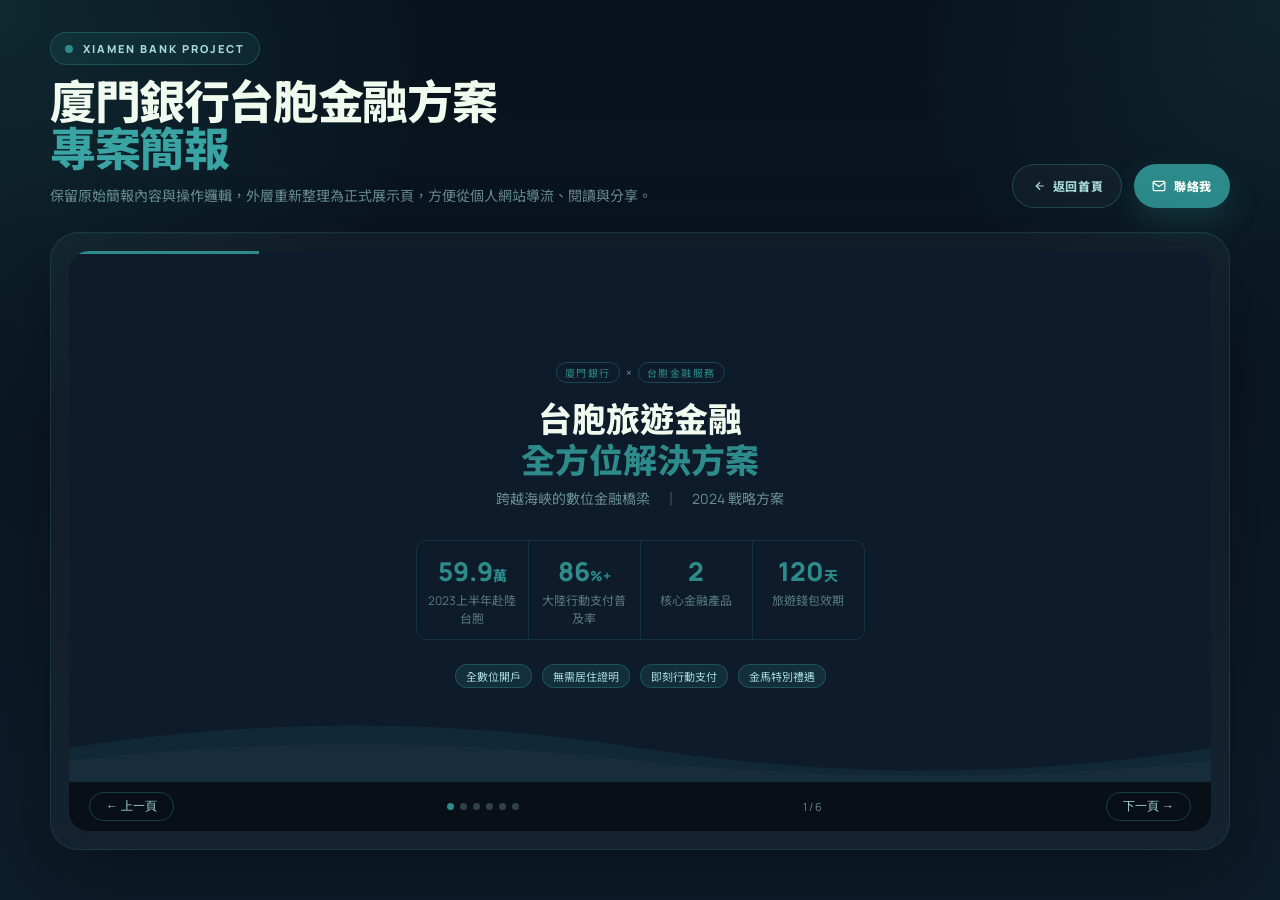
<file: xiamen-bank-slides.html>
<!DOCTYPE html>
<html lang="zh-TW">
<head>
<meta charset="utf-8">
<meta name="viewport" content="width=device-width, initial-scale=1.0">
<title>廈門銀行專案簡報 | 鄭嘉雄</title>
<style>
@import url('https://fonts.googleapis.com/css2?family=Manrope:wght@400;500;700;800&family=Noto+Sans+TC:wght@400;500;700;900&display=swap');
*{box-sizing:border-box;margin:0;padding:0}
:root{
  --oc-bg:#0d1b2a;--oc-bg2:#111f30;--oc-bg3:#162840;
  --oc-teal:#2d8b8b;--oc-teal2:#3aa3a3;--oc-seafoam:#a8dadc;
  --oc-cream:#f1faee;--oc-muted:rgba(168,218,220,0.6);
  --oc-border:rgba(45,139,139,0.22);--oc-border2:rgba(45,139,139,0.4);
  --page-bg:#08121c;--page-bg2:#0e1d2b;
}
html,body{min-height:100%}
body{
  font-family:'Manrope','Noto Sans TC','Segoe UI',Arial,sans-serif;
  background:
    radial-gradient(circle at top left, rgba(45,139,139,0.18), transparent 28%),
    radial-gradient(circle at top right, rgba(58,163,163,0.12), transparent 24%),
    linear-gradient(180deg, var(--page-bg) 0%, var(--page-bg2) 100%);
  color:var(--oc-cream);
  padding:32px 20px 48px;
}
.page-shell{max-width:1180px;margin:0 auto}
.deck-header{
  display:flex;align-items:flex-end;justify-content:space-between;gap:24px;
  margin-bottom:24px;
}
.deck-kicker{
  display:inline-flex;align-items:center;gap:10px;
  padding:8px 14px;border-radius:999px;
  background:rgba(45,139,139,0.12);border:1px solid var(--oc-border2);
  color:var(--oc-seafoam);font-size:11px;font-weight:800;letter-spacing:.18em;text-transform:uppercase;
  margin-bottom:14px;
}
.deck-kicker-dot{width:8px;height:8px;border-radius:50%;background:var(--oc-teal)}
.deck-title{font-size:clamp(28px,4.4vw,46px);font-weight:800;line-height:1.02;letter-spacing:-.03em;margin-bottom:10px}
.deck-title em{font-style:normal;color:var(--oc-teal2)}
.deck-sub{max-width:760px;font-size:14px;line-height:1.8;color:var(--oc-muted)}
.deck-actions{display:flex;gap:12px;flex-wrap:wrap;justify-content:flex-end}
.deck-btn{
  display:inline-flex;align-items:center;gap:8px;
  padding:12px 18px;border-radius:999px;text-decoration:none;
  font-size:12px;font-weight:800;letter-spacing:.05em;
  transition:transform .2s ease, box-shadow .2s ease, background .2s ease, border-color .2s ease;
}
.deck-btn svg{width:14px;height:14px;stroke:currentColor;fill:none;stroke-width:2;stroke-linecap:round;stroke-linejoin:round}
.deck-btn-primary{
  background:var(--oc-teal);color:#fff;box-shadow:0 14px 30px rgba(45,139,139,0.22);
}
.deck-btn-primary:hover{background:var(--oc-teal2);transform:translateY(-1px)}
.deck-btn-ghost{
  border:1px solid var(--oc-border2);color:var(--oc-seafoam);background:rgba(255,255,255,0.03);
}
.deck-btn-ghost:hover{background:rgba(45,139,139,0.12);transform:translateY(-1px)}
.deck-frame{
  border:1px solid var(--oc-border);
  border-radius:28px;
  padding:18px;
  background:rgba(255,255,255,0.03);
  box-shadow:0 30px 80px rgba(0,0,0,0.35), inset 0 1px 0 rgba(255,255,255,0.03);
  backdrop-filter:blur(12px);
}
.sw{background:var(--oc-bg);min-height:580px;position:relative;overflow:hidden;border-radius:20px}
.slide{display:none;min-height:580px;flex-direction:column}
.slide.active{display:flex}
.prog{position:absolute;top:0;left:0;height:3px;background:var(--oc-teal);z-index:30;transition:width .4s}
.nav{position:absolute;bottom:0;left:0;right:0;display:flex;align-items:center;justify-content:space-between;padding:10px 20px;background:rgba(8,14,22,0.9);z-index:20;border-top:1px solid var(--oc-border)}
.nbtn{background:none;border:1px solid var(--oc-border2);color:var(--oc-seafoam);font-size:12px;padding:5px 16px;border-radius:20px;cursor:pointer}
.nbtn:hover{background:rgba(45,139,139,0.15)}
.dots{display:flex;gap:6px}
.dot{width:7px;height:7px;border-radius:50%;background:rgba(168,218,220,0.25);border:none;cursor:pointer}
.dot.on{background:var(--oc-teal)}
.ncount{font-size:11px;color:var(--oc-muted);min-width:40px;text-align:center}
.stag{font-size:10px;letter-spacing:2.5px;color:var(--oc-teal);text-transform:uppercase;margin-bottom:5px}
.stitle{font-size:23px;font-weight:700;color:var(--oc-cream);line-height:1.2}
.stitle em{color:var(--oc-teal);font-style:normal}
.shdr{margin-bottom:18px}
.card{background:rgba(255,255,255,0.04);border:1px solid var(--oc-border);border-radius:12px;padding:14px 16px}
.card-teal{background:rgba(45,139,139,0.09);border:1px solid var(--oc-border2)}
.lbl{font-size:10px;letter-spacing:1px;text-transform:uppercase;color:var(--oc-muted);margin-bottom:3px}
.val{font-size:13px;color:var(--oc-cream);font-weight:500}
.val-big{font-size:26px;font-weight:800;color:var(--oc-teal)}
.val-md{font-size:18px;font-weight:700;color:var(--oc-seafoam)}
.sub{font-size:12px;color:rgba(168,218,220,0.5);margin-top:2px}
.pill{display:inline-block;background:rgba(45,139,139,0.18);border:1px solid var(--oc-border2);color:var(--oc-seafoam);font-size:11px;padding:3px 10px;border-radius:20px}
.pill-red{background:rgba(220,80,60,0.15);border-color:rgba(220,80,60,0.3);color:#f09595}
.pill-amber{background:rgba(220,160,40,0.15);border-color:rgba(220,160,40,0.3);color:#fac775}
.row{display:flex;gap:10px;flex-wrap:wrap}
.sep{border:none;border-top:1px solid var(--oc-border);margin:10px 0}
.g2{display:grid;grid-template-columns:1fr 1fr;gap:12px}
.g3{display:grid;grid-template-columns:repeat(3,1fr);gap:10px}
.bar-bg{background:rgba(255,255,255,0.06);border-radius:4px;height:8px;margin-top:4px}
.bar-fill{height:8px;border-radius:4px;background:var(--oc-teal)}
.bar-fill-warn{background:#c07a2a}
.tl-line{width:2px;background:var(--oc-border2);margin:0 auto}
.tl-dot{width:32px;height:32px;border-radius:50%;background:var(--oc-teal);color:#fff;font-size:13px;font-weight:700;display:flex;align-items:center;justify-content:center}
.chip{background:rgba(45,139,139,0.12);border:1px solid var(--oc-border);border-radius:8px;padding:5px 11px;font-size:12px;color:var(--oc-seafoam);display:inline-flex;align-items:center;gap:5px}
.chip-dot{width:5px;height:5px;border-radius:50%;background:var(--oc-teal);flex-shrink:0}
.tab-row{display:flex;gap:8px;margin-bottom:16px}
.tbtn{background:none;border:1px solid var(--oc-border);color:rgba(168,218,220,0.55);font-size:12px;padding:5px 14px;border-radius:20px;cursor:pointer}
.tbtn.on{background:var(--oc-teal);color:var(--oc-cream);border-color:var(--oc-teal)}
.panel{display:none}.panel.on{display:block}
.icon-box{width:40px;height:40px;border-radius:10px;background:rgba(45,139,139,0.2);border:1px solid var(--oc-border2);display:flex;align-items:center;justify-content:center;font-size:18px;flex-shrink:0}
.stat-row{display:flex;gap:0;border:1px solid var(--oc-border);border-radius:10px;overflow:hidden}
.stat-cell{flex:1;padding:12px 10px;text-align:center;border-right:1px solid var(--oc-border)}
.stat-cell:last-child{border-right:none}
.quote-bar{border-left:3px solid var(--oc-teal);border-radius:0;padding:10px 14px;background:rgba(45,139,139,0.07);margin-top:10px}
.cross-tag{font-size:10px;letter-spacing:1.5px;text-transform:uppercase;color:var(--oc-teal);border:1px solid var(--oc-border2);padding:2px 8px;border-radius:12px;display:inline-block}
@media (max-width: 900px){
  body{padding:20px 14px 28px}
  .deck-header{flex-direction:column;align-items:flex-start}
  .deck-actions{justify-content:flex-start}
  .deck-frame{padding:10px;border-radius:20px}
}
@media (max-width: 640px){
  .deck-btn{width:100%;justify-content:center}
}
</style>
</head>
<body>
<div class="page-shell">
  <div class="deck-header">
    <div>
      <div class="deck-kicker"><span class="deck-kicker-dot"></span>Xiamen Bank Project</div>
      <h1 class="deck-title">廈門銀行台胞金融方案<br><em>專案簡報</em></h1>
      <p class="deck-sub">保留原始簡報內容與操作邏輯，外層重新整理為正式展示頁，方便從個人網站導流、閱讀與分享。</p>
    </div>
    <div class="deck-actions">
      <a class="deck-btn deck-btn-ghost" href="/" target="_self">
        <svg viewBox="0 0 24 24"><path d="M15 18l-6-6 6-6"/><path d="M21 12H9"/></svg>
        返回首頁
      </a>
      <a class="deck-btn deck-btn-primary" href="mailto:aa751413609@gmail.com?subject=%E5%BB%88%E9%96%80%E9%8A%80%E8%A1%8C%E5%B0%88%E6%A1%88%E7%B0%A1%E5%A0%B1%E6%B4%BD%E8%AB%87">
        <svg viewBox="0 0 24 24"><path d="M4 4h16c1.1 0 2 .9 2 2v12c0 1.1-.9 2-2 2H4c-1.1 0-2-.9-2-2V6c0-1.1.9-2 2-2z"/><path d="M22 6l-10 7L2 6"/></svg>
        聯絡我
      </a>
    </div>
  </div>
  <div class="deck-frame">

<div class="sw" id="sw">
<div class="prog" id="prog" style="width:16.6%"></div>

<!-- SLIDE 1 COVER -->
<div class="slide active" id="s1" style="background:var(--oc-bg);justify-content:center;align-items:center;padding:36px 28px 70px;text-align:center">
  <div style="position:absolute;bottom:48px;left:0;right:0;height:90px;opacity:0.12">
    <svg viewBox="0 0 700 90" preserveAspectRatio="none" style="width:100%;height:100%">
      <path d="M0 55 Q175 10 350 55 Q525 100 700 55 L700 90 L0 90Z" fill="#2d8b8b"/>
      <path d="M0 68 Q175 35 350 68 Q525 98 700 68 L700 90 L0 90Z" fill="#a8dadc" opacity="0.5"/>
    </svg>
  </div>
  <div style="position:relative;z-index:5;max-width:560px">
    <div style="margin-bottom:16px">
      <span class="cross-tag">廈門銀行</span>&nbsp;&nbsp;<span style="color:var(--oc-muted);font-size:12px">×</span>&nbsp;&nbsp;<span class="cross-tag">台胞金融服務</span>
    </div>
    <div style="font-size:34px;font-weight:800;color:var(--oc-cream);line-height:1.2;margin-bottom:8px">台胞旅遊金融<br><span style="color:var(--oc-teal)">全方位解決方案</span></div>
    <div style="font-size:14px;color:var(--oc-muted);margin-bottom:32px">跨越海峽的數位金融橋梁　｜　2024 戰略方案</div>
    <div class="stat-row" style="max-width:480px;margin:0 auto 24px">
      <div class="stat-cell"><div class="val-big">59.9<span style="font-size:14px">萬</span></div><div class="sub">2023上半年赴陸台胞</div></div>
      <div class="stat-cell"><div class="val-big">86<span style="font-size:14px">%+</span></div><div class="sub">大陸行動支付普及率</div></div>
      <div class="stat-cell"><div class="val-big">2</div><div class="sub">核心金融產品</div></div>
      <div class="stat-cell"><div class="val-big">120<span style="font-size:14px">天</span></div><div class="sub">旅遊錢包效期</div></div>
    </div>
    <div class="row" style="justify-content:center">
      <span class="pill">全數位開戶</span>
      <span class="pill">無需居住證明</span>
      <span class="pill">即刻行動支付</span>
      <span class="pill">金馬特別禮遇</span>
    </div>
  </div>
</div>

<!-- SLIDE 2 MARKET -->
<div class="slide" id="s2" style="background:var(--oc-bg2);padding:28px 24px 70px">
  <div class="shdr"><div class="stag">01 市場洞察</div><div class="stitle">機遇識別與<em>核心痛點</em></div></div>
  <div class="g2" style="margin-bottom:14px">
    <div class="card card-teal">
      <div class="lbl">市場規模</div>
      <div style="display:flex;align-items:baseline;gap:6px;margin:6px 0 2px"><span class="val-big">59.9</span><span style="color:var(--oc-seafoam);font-size:14px">萬人次</span></div>
      <div class="sub">2023上半年台胞赴陸旅遊，位居出境目的地第二</div>
      <div class="sep"></div>
      <div class="lbl" style="margin-bottom:6px">行動支付滲透率</div>
      <div style="display:flex;justify-content:space-between;font-size:11px;color:var(--oc-muted);margin-bottom:3px"><span>大陸市場</span><span>86%+</span></div>
      <div class="bar-bg"><div class="bar-fill" style="width:86%"></div></div>
      <div style="display:flex;justify-content:space-between;font-size:11px;color:var(--oc-muted);margin-top:6px;margin-bottom:3px"><span>台胞實際可用率</span><span>約 20%</span></div>
      <div class="bar-bg"><div class="bar-fill bar-fill-warn" style="width:20%"></div></div>
      <div class="quote-bar" style="margin-top:12px"><div style="font-size:12px;color:var(--oc-seafoam)">市場缺口超過 <strong>66%</strong>，代表龐大的未開發金融服務需求</div></div>
    </div>
    <div class="card">
      <div class="lbl" style="margin-bottom:10px">三大核心痛點</div>
      <div style="display:flex;gap:10px;align-items:flex-start;margin-bottom:12px">
        <div class="icon-box"><span style="font-size:16px">🔒</span></div>
        <div>
          <div style="font-size:13px;font-weight:600;color:var(--oc-seafoam);margin-bottom:3px">開戶門檻過高</div>
          <div style="font-size:12px;color:rgba(168,218,220,0.65);line-height:1.6">一般銀行要求就業或居住證明，台灣旅客難以符合，直接阻斷金融服務入口</div>
          <span class="pill-red" style="margin-top:5px;display:inline-block">高阻力</span>
        </div>
      </div>
      <div style="display:flex;gap:10px;align-items:flex-start;margin-bottom:12px">
        <div class="icon-box"><span style="font-size:16px">📱</span></div>
        <div>
          <div style="font-size:13px;font-weight:600;color:var(--oc-seafoam);margin-bottom:3px">支付斷層困境</div>
          <div style="font-size:12px;color:rgba(168,218,220,0.65);line-height:1.6">無大陸銀行卡無法完成微信支付 / 支付寶實名認證，旅遊消費場景嚴重受限</div>
          <span class="pill-amber" style="margin-top:5px;display:inline-block">高頻痛點</span>
        </div>
      </div>
      <div style="display:flex;gap:10px;align-items:flex-start">
        <div class="icon-box"><span style="font-size:16px">💱</span></div>
        <div>
          <div style="font-size:13px;font-weight:600;color:var(--oc-seafoam);margin-bottom:3px">換匯成本高昂</div>
          <div style="font-size:12px;color:rgba(168,218,220,0.65);line-height:1.6">跨境取現手續費高，現金接受度持續下滑，旅遊資金管理效率低落</div>
          <span class="pill-amber" style="margin-top:5px;display:inline-block">持續痛點</span>
        </div>
      </div>
    </div>
  </div>
  <div class="card" style="background:rgba(45,139,139,0.06)">
    <div style="display:flex;gap:20px;align-items:center;flex-wrap:wrap">
      <div style="font-size:12px;color:var(--oc-muted);flex:1;min-width:180px">廈門銀行作為最熟悉台胞需求的閩籍銀行，具備天然地緣優勢與政策支持，切入此市場具備獨特競爭壁壘。</div>
      <div class="row">
        <span class="pill">閩台地緣優勢</span>
        <span class="pill">政策配套支持</span>
        <span class="pill">小三通主要節點</span>
      </div>
    </div>
  </div>
</div>

<!-- SLIDE 3 PRODUCTS -->
<div class="slide" id="s3" style="background:var(--oc-bg);padding:28px 24px 70px">
  <div class="shdr"><div class="stag">02 核心產品</div><div class="stitle">雙軌<em>產品矩陣</em>設計</div></div>
  <div class="tab-row">
    <button class="tbtn on" id="t1" onclick="swTab(1)">旅遊錢包 Travel-E-Card</button>
    <button class="tbtn" id="t2" onclick="swTab(2)">鬆 E 廈卡 儲蓄卡</button>
    <button class="tbtn" id="t3" onclick="swTab(3)">產品比較</button>
  </div>
  <div class="panel on" id="p1">
    <div class="card card-teal" style="margin-bottom:12px">
      <div style="display:flex;align-items:center;gap:12px;margin-bottom:14px">
        <div class="icon-box" style="width:46px;height:46px"><span style="font-size:22px">💳</span></div>
        <div>
          <div style="font-size:16px;font-weight:700;color:var(--oc-cream)">台胞專屬旅遊錢包</div>
          <div style="font-size:11px;color:var(--oc-muted);margin-top:2px">Taiwan Resident Travel-E-Card　全數位儲值帳戶，專為短期商旅設計</div>
        </div>
      </div>
      <div class="g2" style="margin-bottom:12px">
        <div class="card" style="padding:10px 12px">
          <div class="lbl">支援入金方式</div>
          <div class="val" style="font-size:12px;margin-top:4px">Visa · MasterCard · JCB · American Express</div>
          <div class="sub">境外信用卡直接儲值，無需大陸銀行帳戶</div>
        </div>
        <div class="card" style="padding:10px 12px">
          <div class="lbl">帳戶效期</div>
          <div style="display:flex;align-items:baseline;gap:4px;margin-top:4px"><span class="val-md">120</span><span style="font-size:12px;color:var(--oc-muted)">天</span></div>
          <div class="sub">到期後餘額自動退回原境外卡，資金安全有保障</div>
        </div>
        <div class="card" style="padding:10px 12px">
          <div class="lbl">可選儲值額度</div>
          <div class="val" style="margin-top:4px">5,000 · 7,000 · 10,000</div>
          <div class="sub">人民幣，三檔彈性選擇</div>
        </div>
        <div class="card" style="padding:10px 12px">
          <div class="lbl">開通場景</div>
          <div class="val" style="font-size:12px;margin-top:4px">微信小程式「廈行空中櫃台」</div>
          <div class="sub">5分鐘完成，抵達前預先開通</div>
        </div>
      </div>
      <div class="quote-bar"><div style="font-size:12px;color:var(--oc-seafoam)">核心價值：讓台胞在出發前即完成開戶，抵陸當天即可使用微信支付 / 支付寶，無縫融入大陸消費場景。</div></div>
    </div>
    <div class="row">
      <span class="chip"><span class="chip-dot"></span>無需實體卡</span>
      <span class="chip"><span class="chip-dot"></span>無需居住證明</span>
      <span class="chip"><span class="chip-dot"></span>全程線上開通</span>
      <span class="chip"><span class="chip-dot"></span>資金自動退回保障</span>
      <span class="chip"><span class="chip-dot"></span>即開即用行動支付</span>
    </div>
  </div>
  <div class="panel" id="p2">
    <div class="card card-teal" style="margin-bottom:12px">
      <div style="display:flex;align-items:center;gap:12px;margin-bottom:14px">
        <div class="icon-box" style="width:46px;height:46px"><span style="font-size:22px">🏦</span></div>
        <div>
          <div style="font-size:16px;font-weight:700;color:var(--oc-cream)">鬆 E 廈卡</div>
          <div style="font-size:11px;color:var(--oc-muted);margin-top:2px">實體儲蓄卡　長期持有金融帳戶，具備完整存款與理財功能</div>
        </div>
      </div>
      <div style="font-size:12px;font-weight:600;color:var(--oc-seafoam);margin-bottom:10px">五大生活權益</div>
      <div class="g2">
        <div class="card" style="padding:10px 12px">
          <div style="display:flex;align-items:center;gap:8px;margin-bottom:6px"><span style="font-size:16px">🍜</span><span style="font-size:13px;font-weight:600;color:var(--oc-seafoam)">食</span></div>
          <div style="font-size:12px;color:rgba(241,250,238,0.7)">特約商戶折扣優惠 + 網紅美食地圖推薦，覆蓋廈門主要餐飲場景</div>
        </div>
        <div class="card" style="padding:10px 12px">
          <div style="display:flex;align-items:center;gap:8px;margin-bottom:6px"><span style="font-size:16px">🏨</span><span style="font-size:13px;font-weight:600;color:var(--oc-seafoam)">住</span></div>
          <div style="font-size:12px;color:rgba(241,250,238,0.7)">合作酒店預訂優惠 + 延遲退房服務，提升入住體驗</div>
        </div>
        <div class="card" style="padding:10px 12px">
          <div style="display:flex;align-items:center;gap:8px;margin-bottom:6px"><span style="font-size:16px">✈</span><span style="font-size:13px;font-weight:600;color:var(--oc-seafoam)">行</span></div>
          <div style="font-size:12px;color:rgba(241,250,238,0.7)">機場接送服務、貴賓室使用權、小三通船票升等商務艙</div>
        </div>
        <div class="card" style="padding:10px 12px">
          <div style="display:flex;align-items:center;gap:8px;margin-bottom:6px"><span style="font-size:16px">🏥</span><span style="font-size:13px;font-weight:600;color:var(--oc-seafoam)">醫</span></div>
          <div style="font-size:12px;color:rgba(241,250,238,0.7)">台胞友善醫院綠色通道 + 線上醫療諮詢，異地就醫無障礙</div>
        </div>
      </div>
      <div class="card" style="padding:10px 12px;margin-top:10px">
        <div style="display:flex;align-items:center;gap:8px;margin-bottom:6px"><span style="font-size:16px">🛍</span><span style="font-size:13px;font-weight:600;color:var(--oc-seafoam)">物</span></div>
        <div style="font-size:12px;color:rgba(241,250,238,0.7)">行李寄存服務 + 閩台特產配送，輕鬆購物不負重</div>
      </div>
    </div>
  </div>
  <div class="panel" id="p3">
    <div class="card" style="overflow:hidden;padding:0">
      <table style="width:100%;border-collapse:collapse;font-size:12px">
        <thead>
          <tr style="background:rgba(45,139,139,0.15)">
            <th style="padding:10px 14px;text-align:left;color:var(--oc-muted);font-weight:500;border-bottom:1px solid var(--oc-border)">比較項目</th>
            <th style="padding:10px 14px;text-align:center;color:var(--oc-seafoam);font-weight:600;border-bottom:1px solid var(--oc-border)">旅遊錢包</th>
            <th style="padding:10px 14px;text-align:center;color:var(--oc-seafoam);font-weight:600;border-bottom:1px solid var(--oc-border)">鬆E廈卡</th>
          </tr>
        </thead>
        <tbody>
          <tr style="border-bottom:1px solid var(--oc-border)"><td style="padding:9px 14px;color:var(--oc-muted)">卡片形式</td><td style="padding:9px 14px;text-align:center;color:var(--oc-cream)">全數位，無實體</td><td style="padding:9px 14px;text-align:center;color:var(--oc-cream)">實體儲蓄卡</td></tr>
          <tr style="border-bottom:1px solid var(--oc-border)"><td style="padding:9px 14px;color:var(--oc-muted)">適用族群</td><td style="padding:9px 14px;text-align:center;color:var(--oc-cream)">短期旅遊 / 商旅</td><td style="padding:9px 14px;text-align:center;color:var(--oc-cream)">長期居留 / 常往返</td></tr>
          <tr style="border-bottom:1px solid var(--oc-border)"><td style="padding:9px 14px;color:var(--oc-muted)">開通方式</td><td style="padding:9px 14px;text-align:center;color:var(--oc-cream)">線上 5 分鐘</td><td style="padding:9px 14px;text-align:center;color:var(--oc-cream)">線上申請後寄卡</td></tr>
          <tr style="border-bottom:1px solid var(--oc-border)"><td style="padding:9px 14px;color:var(--oc-muted)">效期</td><td style="padding:9px 14px;text-align:center;color:var(--oc-cream)">120 天</td><td style="padding:9px 14px;text-align:center;color:var(--oc-cream)">長期有效</td></tr>
          <tr style="border-bottom:1px solid var(--oc-border)"><td style="padding:9px 14px;color:var(--oc-muted)">生活權益</td><td style="padding:9px 14px;text-align:center;color:rgba(168,218,220,0.35)">基本</td><td style="padding:9px 14px;text-align:center;color:var(--oc-cream)">食住行醫物 五大</td></tr>
          <tr><td style="padding:9px 14px;color:var(--oc-muted)">理財功能</td><td style="padding:9px 14px;text-align:center;color:rgba(168,218,220,0.35)">無</td><td style="padding:9px 14px;text-align:center;color:var(--oc-cream)">存款 + 理財</td></tr>
        </tbody>
      </table>
    </div>
  </div>
</div>

<!-- SLIDE 4 DIGITAL ONBOARDING -->
<div class="slide" id="s4" style="background:var(--oc-bg2);padding:28px 24px 70px">
  <div class="shdr"><div class="stag">03 數位流程</div><div class="stitle">空中櫃台<em>三步驟</em>開戶體驗</div></div>
  <div class="g2">
    <div>
      <div style="display:flex;gap:14px;margin-bottom:16px">
        <div style="display:flex;flex-direction:column;align-items:center">
          <div class="tl-dot">1</div>
          <div class="tl-line" style="height:60px;margin-top:4px"></div>
        </div>
        <div style="flex:1">
          <div class="card" style="padding:12px 14px">
            <div style="font-size:14px;font-weight:600;color:var(--oc-cream);margin-bottom:4px">資料錄入</div>
            <div style="font-size:12px;color:rgba(168,218,220,0.65);line-height:1.6;margin-bottom:8px">開啟微信「廈行空中櫃台」小程式，依序上傳台灣居民來往大陸通行證（台胞證）與台灣身分證正反面，系統自動識別資料。</div>
            <span class="pill" style="font-size:11px">微信小程式入口</span>
          </div>
        </div>
      </div>
      <div style="display:flex;gap:14px;margin-bottom:16px">
        <div style="display:flex;flex-direction:column;align-items:center">
          <div class="tl-dot">2</div>
          <div class="tl-line" style="height:60px;margin-top:4px"></div>
        </div>
        <div style="flex:1">
          <div class="card" style="padding:12px 14px">
            <div style="font-size:14px;font-weight:600;color:var(--oc-cream);margin-bottom:4px">智慧認證</div>
            <div style="font-size:12px;color:rgba(168,218,220,0.65);line-height:1.6;margin-bottom:8px">AI 人臉識別比對台胞證照片，線上完成身份核驗。系統即時審核，無需親自到銀行臨櫃，全程約 3–5 分鐘。</div>
            <span class="pill" style="font-size:11px">AI 人臉識別</span>
          </div>
        </div>
      </div>
      <div style="display:flex;gap:14px">
        <div style="display:flex;flex-direction:column;align-items:center">
          <div class="tl-dot" style="background:var(--oc-teal2)">3</div>
        </div>
        <div style="flex:1">
          <div class="card card-teal" style="padding:12px 14px">
            <div style="font-size:14px;font-weight:600;color:var(--oc-cream);margin-bottom:4px">綁卡入金，即刻啟用</div>
            <div style="font-size:12px;color:rgba(168,218,220,0.65);line-height:1.6;margin-bottom:8px">綁定台灣或境外信用卡（Visa / MC / JCB / AE）完成充值，帳戶立即生效，可直接綁定微信支付與支付寶，開啟完整行動支付功能。</div>
            <span class="pill" style="font-size:11px">立即可用</span>
          </div>
        </div>
      </div>
    </div>
    <div>
      <div class="card" style="margin-bottom:12px;padding:14px 16px">
        <div class="lbl" style="margin-bottom:10px">支援境外入金卡種</div>
        <div style="display:flex;gap:7px;flex-wrap:wrap">
          <span class="chip"><span class="chip-dot"></span>Visa</span>
          <span class="chip"><span class="chip-dot"></span>MasterCard</span>
          <span class="chip"><span class="chip-dot"></span>JCB</span>
          <span class="chip"><span class="chip-dot"></span>American Express</span>
        </div>
      </div>
      <div class="card" style="margin-bottom:12px;padding:14px 16px">
        <div class="lbl" style="margin-bottom:10px">核心開戶優勢</div>
        <div style="display:flex;flex-direction:column;gap:8px">
          <div style="display:flex;align-items:center;gap:8px"><span class="pill" style="min-width:64px;text-align:center">無紙化</span><span style="font-size:12px;color:rgba(168,218,220,0.7)">全程線上完成，零紙本文件</span></div>
          <div style="display:flex;align-items:center;gap:8px"><span class="pill" style="min-width:64px;text-align:center">免臨櫃</span><span style="font-size:12px;color:rgba(168,218,220,0.7)">無需前往銀行，身處台灣即可申請</span></div>
          <div style="display:flex;align-items:center;gap:8px"><span class="pill" style="min-width:64px;text-align:center">5分鐘</span><span style="font-size:12px;color:rgba(168,218,220,0.7)">快速開戶，旅遊前完成準備</span></div>
          <div style="display:flex;align-items:center;gap:8px"><span class="pill" style="min-width:64px;text-align:center">7×24</span><span style="font-size:12px;color:rgba(168,218,220,0.7)">全天候服務，不受銀行營業時間限制</span></div>
        </div>
      </div>
      <div class="quote-bar">
        <div style="font-size:12px;color:var(--oc-seafoam)">相較傳統銀行平均 <strong>3–7個工作日</strong> 開戶流程，空中櫃台將體驗壓縮至 <strong>5分鐘內</strong>，大幅降低台胞使用金融服務的摩擦力。</div>
      </div>
    </div>
  </div>
</div>

<!-- SLIDE 5 FINANCE -->
<div class="slide" id="s5" style="background:var(--oc-bg);padding:28px 24px 70px">
  <div class="shdr"><div class="stag">04 專屬金融</div><div class="stitle">親遊貸 &amp; <em>金馬特別禮遇</em></div></div>
  <div class="g2" style="margin-bottom:14px">
    <div>
      <div class="card card-teal" style="margin-bottom:12px">
        <div style="display:flex;align-items:center;gap:10px;margin-bottom:12px">
          <div class="icon-box"><span style="font-size:16px">💰</span></div>
          <div>
            <div style="font-size:14px;font-weight:700;color:var(--oc-cream)">親遊貸</div>
            <div style="font-size:11px;color:var(--oc-muted)">台胞消費貸款方案</div>
          </div>
        </div>
        <div class="g3" style="margin-bottom:12px">
          <div style="text-align:center;padding:8px 4px">
            <div class="val-big" style="font-size:22px">5<span style="font-size:13px">萬</span></div>
            <div class="lbl" style="margin-top:4px">最高額度 RMB</div>
          </div>
          <div style="text-align:center;padding:8px 4px">
            <div class="val-big" style="font-size:22px">3<span style="font-size:13px">%</span></div>
            <div class="lbl" style="margin-top:4px">最低年利率起</div>
          </div>
          <div style="text-align:center;padding:8px 4px">
            <div style="font-size:15px;font-weight:700;color:var(--oc-seafoam)">首筆</div>
            <div class="lbl" style="margin-top:4px">大陸信用建立</div>
          </div>
        </div>
        <div class="sep"></div>
        <div style="font-size:12px;color:rgba(168,218,220,0.65);line-height:1.6">配合大陸惠台政策提供最低 3% 優惠利率，協助台胞在大陸建立首筆信用紀錄，為未來長期金融往來奠定基礎。</div>
      </div>
      <div class="card" style="padding:12px 14px">
        <div class="lbl" style="margin-bottom:8px">親遊貸適用場景</div>
        <div style="display:flex;flex-direction:column;gap:6px">
          <div class="chip" style="display:flex"><span class="chip-dot"></span><span style="font-size:12px">旅遊購物 / 娛樂消費</span></div>
          <div class="chip" style="display:flex"><span class="chip-dot"></span><span style="font-size:12px">醫療美容 / 健康消費</span></div>
          <div class="chip" style="display:flex"><span class="chip-dot"></span><span style="font-size:12px">研學教育費用</span></div>
          <div class="chip" style="display:flex"><span class="chip-dot"></span><span style="font-size:12px">短期商務週轉</span></div>
        </div>
      </div>
    </div>
    <div>
      <div class="card" style="margin-bottom:12px">
        <div style="display:flex;align-items:center;gap:10px;margin-bottom:14px">
          <div class="icon-box"><span style="font-size:16px">🚢</span></div>
          <div>
            <div style="font-size:14px;font-weight:700;color:var(--oc-cream)">金馬地區特別禮遇</div>
            <div style="font-size:11px;color:var(--oc-muted)">小三通旅客專屬優惠</div>
          </div>
        </div>
        <div class="card card-teal" style="padding:10px 12px;margin-bottom:8px">
          <div class="lbl">退稅手續費優惠</div>
          <div style="display:flex;align-items:center;gap:10px;margin-top:5px">
            <div style="text-align:center">
              <div style="font-size:18px;color:rgba(240,150,120,0.8);text-decoration:line-through;font-weight:700">2%</div>
              <div style="font-size:10px;color:rgba(240,150,120,0.6)">一般費率</div>
            </div>
            <div style="font-size:18px;color:var(--oc-muted)">→</div>
            <div style="text-align:center">
              <div style="font-size:22px;font-weight:800;color:var(--oc-teal)">1%</div>
              <div style="font-size:10px;color:var(--oc-muted)">廈行優惠</div>
            </div>
            <div style="flex:1;font-size:12px;color:rgba(168,218,220,0.65)">小三通退稅款直接入廈行帳戶，享半價手續費</div>
          </div>
        </div>
        <div class="card" style="padding:10px 12px;margin-bottom:8px">
          <div class="lbl">船票升等福利</div>
          <div style="font-size:12px;color:rgba(168,218,220,0.7);margin-top:5px;line-height:1.6">持卡消費達標後，享小三通航班免費商務艙升等，提升兩岸往返舒適度</div>
        </div>
        <div class="card" style="padding:10px 12px">
          <div class="lbl">金門 / 馬祖在地優惠</div>
          <div style="font-size:12px;color:rgba(168,218,220,0.7);margin-top:5px;line-height:1.6">與金門、馬祖地區特約商戶合作，覆蓋住宿、餐飲、伴手禮等在地消費場景</div>
        </div>
      </div>
    </div>
  </div>
</div>

<!-- SLIDE 6 MARKETING -->
<div class="slide" id="s6" style="background:var(--oc-bg2);padding:28px 24px 70px">
  <div class="shdr"><div class="stag">05 行銷策略</div><div class="stitle">精準分眾 ×<em>全渠道覆蓋</em></div></div>
  <div class="g2" style="margin-bottom:14px">
    <div>
      <div class="card" style="margin-bottom:12px">
        <div class="lbl" style="margin-bottom:10px">三大精準受眾分群</div>
        <div style="display:flex;gap:10px;align-items:flex-start;margin-bottom:10px">
          <div class="icon-box" style="width:34px;height:34px"><span style="font-size:14px">🎭</span></div>
          <div>
            <div style="font-size:13px;font-weight:600;color:var(--oc-seafoam);margin-bottom:2px">閩南文化交流族群</div>
            <div style="font-size:12px;color:rgba(168,218,220,0.6)">宗親訪問、廟宇文化、歷史尋根旅遊，高黏著度、回訪率高的核心族群</div>
          </div>
        </div>
        <div style="display:flex;gap:10px;align-items:flex-start;margin-bottom:10px">
          <div class="icon-box" style="width:34px;height:34px"><span style="font-size:14px">🎓</span></div>
          <div>
            <div style="font-size:13px;font-weight:600;color:var(--oc-seafoam);margin-bottom:2px">赴陸研學台灣學生</div>
            <div style="font-size:12px;color:rgba(168,218,220,0.6)">交換生、語言課程、兩岸高校合作項目，年輕數位原住民，長期帳戶潛力高</div>
          </div>
        </div>
        <div style="display:flex;gap:10px;align-items:flex-start">
          <div class="icon-box" style="width:34px;height:34px"><span style="font-size:14px">🎮</span></div>
          <div>
            <div style="font-size:13px;font-weight:600;color:var(--oc-seafoam);margin-bottom:2px">電競 / 體育賽事族群</div>
            <div style="font-size:12px;color:rgba(168,218,220,0.6)">兩岸電競賽事、體育交流活動，高消費意願，具社群擴散效應</div>
          </div>
        </div>
      </div>
    </div>
    <div>
      <div class="card" style="margin-bottom:12px">
        <div class="lbl" style="margin-bottom:10px">五大獲客渠道</div>
        <div style="display:flex;flex-direction:column;gap:8px">
          <div style="display:flex;align-items:center;gap:8px">
            <span class="pill" style="min-width:80px;text-align:center;font-size:11px">實體場域</span>
            <span style="font-size:12px;color:rgba(168,218,220,0.7)">機場航廈 + 小三通碼頭精準廣告投放</span>
          </div>
          <div style="display:flex;align-items:center;gap:8px">
            <span class="pill" style="min-width:80px;text-align:center;font-size:11px">KOL合作</span>
            <span style="font-size:12px;color:rgba(168,218,220,0.7)">旅遊達人 / 生活網紅深度體驗內容</span>
          </div>
          <div style="display:flex;align-items:center;gap:8px">
            <span class="pill" style="min-width:80px;text-align:center;font-size:11px">B2B聯動</span>
            <span style="font-size:12px;color:rgba(168,218,220,0.7)">在陸台商企業員工福利計畫綁定</span>
          </div>
          <div style="display:flex;align-items:center;gap:8px">
            <span class="pill" style="min-width:80px;text-align:center;font-size:11px">社群裂變</span>
            <span style="font-size:12px;color:rgba(168,218,220,0.7)">微信社群口碑推薦 + 推薦返現獎勵</span>
          </div>
          <div style="display:flex;align-items:center;gap:8px">
            <span class="pill" style="min-width:80px;text-align:center;font-size:11px">學校合作</span>
            <span style="font-size:12px;color:rgba(168,218,220,0.7)">兩岸合作高校入學開卡禮遇方案</span>
          </div>
        </div>
      </div>
    </div>
  </div>
  <div class="card card-teal" style="padding:14px 16px">
    <div style="font-size:12px;font-weight:600;color:var(--oc-seafoam);margin-bottom:8px">整合行銷漏斗</div>
    <div style="display:flex;align-items:center;gap:8px;flex-wrap:wrap">
      <span class="chip"><span class="chip-dot"></span>觸達曝光</span>
      <span style="color:var(--oc-muted);font-size:12px">→</span>
      <span class="chip"><span class="chip-dot"></span>興趣喚起</span>
      <span style="color:var(--oc-muted);font-size:12px">→</span>
      <span class="chip"><span class="chip-dot"></span>線上開戶</span>
      <span style="color:var(--oc-muted);font-size:12px">→</span>
      <span class="chip"><span class="chip-dot"></span>首次消費</span>
      <span style="color:var(--oc-muted);font-size:12px">→</span>
      <span class="chip"><span class="chip-dot"></span>口碑推薦</span>
      <span style="color:var(--oc-muted);font-size:12px">→</span>
      <span class="chip"><span class="chip-dot"></span>長期留存</span>
    </div>
  </div>
</div>

<!-- NAV BAR -->
<div class="nav">
  <button class="nbtn" onclick="go(-1)">← 上一頁</button>
  <div class="dots" id="dots"></div>
  <span class="ncount" id="nc">1 / 6</span>
  <button class="nbtn" onclick="go(1)">下一頁 →</button>
</div>
</div>
</div>
</div>

<script>
var c=1,tot=6;
var dotsEl=document.getElementById('dots');
for(var i=1;i<=tot;i++){
  var d=document.createElement('button');
  d.className='dot'+(i===1?' on':'');
  d.setAttribute('data-n',i);
  d.onclick=(function(n){return function(){goTo(n)}})(i);
  dotsEl.appendChild(d);
}
function goTo(n){
  document.getElementById('s'+c).classList.remove('active');
  dotsEl.children[c-1].classList.remove('on');
  c=Math.max(1,Math.min(tot,n));
  document.getElementById('s'+c).classList.add('active');
  dotsEl.children[c-1].classList.add('on');
  document.getElementById('nc').textContent=c+' / '+tot;
  document.getElementById('prog').style.width=(c/tot*100)+'%';
}
function go(d){goTo(c+d);}
function swTab(n){
  for(var i=1;i<=3;i++){
    document.getElementById('t'+i).classList.remove('on');
    document.getElementById('p'+i).classList.remove('on');
  }
  document.getElementById('t'+n).classList.add('on');
  document.getElementById('p'+n).classList.add('on');
}
document.addEventListener('keydown',function(e){
  if(e.key==='ArrowRight'||e.key==='ArrowDown')go(1);
  if(e.key==='ArrowLeft'||e.key==='ArrowUp')go(-1);
});
</script>
</body>
</html>
</file>
<file: assets/css/main.css>
:root {
  --blue: #3b82f6;
  --blue-dark: #1d4ed8;
  --navy: #0f172a;
  --slate: #1e293b;
  --muted: #64748b;
  --light: #f8fafc;
  --border: #e2e8f0;
}

*, *::before, *::after { box-sizing: border-box; margin: 0; padding: 0; }
html { scroll-behavior: smooth; }
body {
  font-family: 'Inter', 'Noto Sans TC', sans-serif;
  background: #fff;
  color: var(--navy);
  -webkit-font-smoothing: antialiased;
  overflow-x: hidden;
}

/* ── NAV ── */
nav {
  position: fixed; top: 0; left: 0; right: 0; z-index: 100;
  display: flex; align-items: center; justify-content: space-between;
  padding: 20px 48px;
  background: rgba(15,23,42,.85);
  backdrop-filter: blur(20px);
  border-bottom: 1px solid rgba(255,255,255,.05);
  transition: padding .3s;
}
.nav-logo { font-size: 18px; font-weight: 900; color: #fff; letter-spacing: -.02em; }
.nav-logo span { color: var(--blue); }
.nav-links { display: flex; gap: 36px; list-style: none; }
.nav-links a { color: rgba(255,255,255,.7); text-decoration: none; font-size: 13px; font-weight: 500; letter-spacing: .05em; text-transform: uppercase; transition: color .2s; }
.nav-links a:hover { color: #fff; }

/* ── HERO ── */
#hero {
  min-height: 100vh;
  background: linear-gradient(135deg, #020617 0%, #0f172a 60%, #1e3a5f 100%);
  display: flex; align-items: center;
  padding: 120px 48px 80px;
  position: relative; overflow: hidden;
}
.hero-bg-circle {
  position: absolute; border-radius: 50%; filter: blur(80px); pointer-events: none;
}
.c1 { width: 600px; height: 600px; background: rgba(59,130,246,.08); top: -200px; right: -100px; }
.c2 { width: 400px; height: 400px; background: rgba(99,102,241,.06); bottom: -100px; left: -100px; }
.c3 { width: 200px; height: 200px; background: rgba(59,130,246,.12); top: 40%; right: 20%; }

.hero-inner {
  max-width: 1200px; margin: 0 auto; width: 100%;
  display: grid; grid-template-columns: 1fr 380px; gap: 80px; align-items: center;
}
.hero-text { position: relative; z-index: 1; }
.hero-badge {
  display: inline-flex; align-items: center; gap: 8px;
  padding: 6px 16px; border-radius: 999px;
  background: rgba(59,130,246,.15); border: 1px solid rgba(59,130,246,.3);
  color: #93c5fd; font-size: 11px; font-weight: 700; letter-spacing: .15em;
  margin-bottom: 28px;
}
.hero-badge-dot { width: 6px; height: 6px; background: #60a5fa; border-radius: 50%; animation: blink 2s infinite; }
@keyframes blink { 0%,100%{opacity:1} 50%{opacity:.3} }
.hero-name { font-size: clamp(48px, 6vw, 80px); font-weight: 900; color: #fff; line-height: 1; letter-spacing: -.04em; margin-bottom: 8px; }
.hero-name-en { font-size: clamp(20px, 2.5vw, 28px); font-weight: 300; color: rgba(255,255,255,.4); letter-spacing: .2em; text-transform: uppercase; margin-bottom: 28px; }
.hero-title { font-size: clamp(14px, 1.8vw, 18px); color: #60a5fa; font-weight: 500; margin-bottom: 32px; line-height: 1.7; }
.hero-title .sep { opacity: .3; margin: 0 10px; }
.hero-desc { font-size: 15px; color: rgba(255,255,255,.55); line-height: 1.8; max-width: 560px; margin-bottom: 20px; }
.hero-role-tags { display: flex; flex-wrap: wrap; gap: 10px; max-width: 720px; margin: 8px 0 40px; }
.hero-role-tags .skill-tag {
  background: rgba(255,255,255,.08);
  border-color: rgba(255,255,255,.12);
  color: rgba(255,255,255,.82);
}
.hero-cta { display: flex; gap: 16px; flex-wrap: wrap; }
.btn-primary {
  padding: 14px 32px; border-radius: 8px;
  background: var(--blue); color: #fff; font-size: 14px; font-weight: 700;
  text-decoration: none; letter-spacing: .05em;
  transition: all .3s; box-shadow: 0 4px 20px rgba(59,130,246,.4);
}
.btn-primary:hover { background: #2563eb; transform: translateY(-2px); box-shadow: 0 8px 30px rgba(59,130,246,.5); }
.btn-ghost {
  padding: 14px 32px; border-radius: 8px;
  border: 1px solid rgba(255,255,255,.2); color: rgba(255,255,255,.8);
  font-size: 14px; font-weight: 600; text-decoration: none; letter-spacing: .05em;
  transition: all .3s;
}
.btn-ghost:hover { border-color: rgba(255,255,255,.5); color: #fff; background: rgba(255,255,255,.05); }

.hero-photo { position: relative; z-index: 1; }
.hero-photo-wrap {
  width: 340px; height: 440px; border-radius: 20px; overflow: hidden;
  border: 3px solid rgba(255,255,255,.1);
  box-shadow: 0 40px 80px rgba(0,0,0,.5), 0 0 0 1px rgba(255,255,255,.05);
  position: relative;
}
.hero-photo-wrap img { width: 100%; height: 100%; object-fit: cover; object-position: center top; }
.hero-photo-card {
  position: absolute; bottom: -20px; right: -20px;
  background: rgba(15,23,42,.9); backdrop-filter: blur(20px);
  border: 1px solid rgba(255,255,255,.1); border-radius: 12px;
  padding: 16px 20px; min-width: 160px;
}
.hero-photo-card-title { font-size: 10px; color: rgba(255,255,255,.4); text-transform: uppercase; letter-spacing: .15em; margin-bottom: 6px; }
.hero-photo-card-val { font-size: 14px; font-weight: 700; color: #fff; }
.hero-scroll {
  position: absolute; bottom: 40px; left: 50%; transform: translateX(-50%);
  display: flex; flex-direction: column; align-items: center; gap: 8px;
  color: rgba(255,255,255,.3); font-size: 11px; letter-spacing: .15em; text-transform: uppercase;
  animation: float 2s ease-in-out infinite;
}
@keyframes float { 0%,100%{transform:translateX(-50%) translateY(0)} 50%{transform:translateX(-50%) translateY(8px)} }
.hero-scroll::before { content:''; width: 1px; height: 40px; background: linear-gradient(to bottom, rgba(255,255,255,.3), transparent); }

/* ── SECTIONS ── */
section { padding: 100px 48px; }
.container { max-width: 1100px; margin: 0 auto; }
.section-label { font-size: 11px; font-weight: 900; color: var(--blue); letter-spacing: .3em; text-transform: uppercase; margin-bottom: 16px; display: flex; align-items: center; gap: 12px; }
.section-label::after { content:''; flex: 1; height: 1px; background: var(--border); max-width: 60px; }
.section-title { font-size: clamp(28px, 3.5vw, 40px); font-weight: 900; color: var(--navy); letter-spacing: -.03em; margin-bottom: 60px; }

/* ── STATS ── */
#stats { background: var(--navy); padding: 60px 48px; }
.stats-grid { max-width: 1100px; margin: 0 auto; display: grid; grid-template-columns: repeat(4, 1fr); gap: 1px; background: rgba(255,255,255,.08); border-radius: 16px; overflow: hidden; }
.stat-item { background: var(--navy); padding: 36px 32px; text-align: center; }
.stat-num { font-size: 40px; font-weight: 900; color: #fff; letter-spacing: -.04em; margin-bottom: 8px; }
.stat-num span { color: var(--blue); }
.stat-label { font-size: 12px; color: rgba(255,255,255,.4); letter-spacing: .1em; text-transform: uppercase; font-weight: 500; }

/* ── ABOUT ── */
#about { background: var(--light); }
.about-grid { display: grid; grid-template-columns: 1fr 1fr; gap: 80px; align-items: start; }
.about-text p { font-size: 15px; color: var(--muted); line-height: 1.85; margin-bottom: 20px; }
.about-text p strong { color: var(--navy); }
.about-values { display: grid; grid-template-columns: 1fr 1fr; gap: 16px; margin-top: 40px; }
.value-item { padding: 20px; background: #fff; border: 1px solid var(--border); border-radius: 12px; }
.value-icon { width: 36px; height: 36px; background: #eff6ff; border-radius: 8px; display: flex; align-items: center; justify-content: center; margin-bottom: 12px; }
.value-icon svg { width: 18px; height: 18px; stroke: var(--blue); fill: none; stroke-width: 2; stroke-linecap: round; stroke-linejoin: round; }
.value-title { font-size: 13px; font-weight: 700; color: var(--navy); margin-bottom: 4px; }
.value-desc { font-size: 11px; color: var(--muted); line-height: 1.6; }
.about-contacts { }
.contact-card { background: #fff; border: 1px solid var(--border); border-radius: 16px; padding: 32px; margin-bottom: 24px; }
.contact-card h3 { font-size: 14px; font-weight: 900; color: var(--navy); text-transform: uppercase; letter-spacing: .1em; margin-bottom: 20px; }
.contact-row { display: flex; align-items: center; gap: 14px; margin-bottom: 16px; font-size: 14px; color: var(--muted); }
.contact-row:last-child { margin-bottom: 0; }
.contact-icon { width: 36px; height: 36px; background: var(--light); border-radius: 8px; display: flex; align-items: center; justify-content: center; flex-shrink: 0; }
.contact-icon svg { width: 16px; height: 16px; stroke: var(--blue); fill: none; stroke-width: 2; stroke-linecap: round; stroke-linejoin: round; }

/* ── EXPERIENCE ── */
#experience { background: #fff; }
.exp-timeline { position: relative; }
.exp-timeline::before { content:''; position:absolute; left: 20px; top: 0; bottom: 0; width: 2px; background: linear-gradient(to bottom, var(--blue), #e2e8f0); }
.exp-item { position: relative; padding-left: 64px; margin-bottom: 64px; }
.exp-item:last-child { margin-bottom: 0; }
.exp-dot { position: absolute; left: 11px; top: 6px; width: 20px; height: 20px; background: #fff; border: 3px solid var(--blue); border-radius: 50%; box-shadow: 0 0 0 4px rgba(59,130,246,.1); }
.exp-period { font-size: 11px; font-weight: 700; color: var(--blue); text-transform: uppercase; letter-spacing: .15em; margin-bottom: 8px; }
.exp-role { font-size: 22px; font-weight: 900; color: var(--navy); margin-bottom: 4px; letter-spacing: -.02em; }
.exp-company { font-size: 14px; font-weight: 600; color: var(--muted); margin-bottom: 20px; display: flex; align-items: center; gap: 8px; }
.exp-tag { font-size: 10px; padding: 3px 10px; background: #eff6ff; color: var(--blue); border-radius: 999px; font-weight: 700; }
.exp-points { list-style: none; }
.exp-points li { display: flex; gap: 12px; font-size: 14px; color: #475569; line-height: 1.75; margin-bottom: 12px; }
.exp-bullet { color: var(--blue); font-weight: 700; flex-shrink: 0; margin-top: 2px; }
.exp-award { margin-top: 16px; padding: 12px 16px; background: #eff6ff; border-left: 3px solid var(--blue); border-radius: 0 8px 8px 0; font-size: 13px; font-weight: 700; color: var(--blue-dark); }
.exp-link-btn {
  display: inline-flex;
  align-items: center;
  gap: 8px;
  padding: 10px 16px;
  border-radius: 999px;
  background: var(--blue);
  color: #fff;
  text-decoration: none;
  font-size: 12px;
  font-weight: 800;
  letter-spacing: .04em;
  box-shadow: 0 8px 24px rgba(59,130,246,.22);
  transition: transform .2s, box-shadow .2s, background .2s;
}
.exp-link-btn:hover {
  background: var(--blue-dark);
  transform: translateY(-1px);
  box-shadow: 0 12px 28px rgba(29,78,216,.28);
}
.exp-link-btn svg {
  width: 14px;
  height: 14px;
  stroke: currentColor;
  fill: none;
  stroke-width: 2;
  stroke-linecap: round;
  stroke-linejoin: round;
}

/* ── SKILLS ── */
#skills { background: var(--light); }
.skills-grid { display: grid; grid-template-columns: repeat(2, 1fr); gap: 32px; }
.skill-card { background: #fff; border: 1px solid var(--border); border-radius: 16px; padding: 32px; }
.skill-card-header { display: flex; align-items: center; gap: 14px; margin-bottom: 24px; }
.skill-card-icon { width: 44px; height: 44px; border-radius: 12px; display: flex; align-items: center; justify-content: center; flex-shrink: 0; }
.skill-card-icon svg { width: 22px; height: 22px; fill: none; stroke-width: 2; stroke-linecap: round; stroke-linejoin: round; }
.icon-blue { background: #eff6ff; } .icon-blue svg { stroke: var(--blue); }
.icon-purple { background: #f5f3ff; } .icon-purple svg { stroke: #7c3aed; }
.icon-green { background: #f0fdf4; } .icon-green svg { stroke: #16a34a; }
.icon-orange { background: #fff7ed; } .icon-orange svg { stroke: #ea580c; }
.skill-card-title { font-size: 16px; font-weight: 900; color: var(--navy); }
.skill-tags { display: flex; flex-wrap: wrap; gap: 8px; }
.skill-tag { padding: 6px 14px; background: var(--light); border: 1px solid var(--border); border-radius: 8px; font-size: 12px; font-weight: 700; color: #374151; }

/* ── EDUCATION ── */
#education { background: #fff; }
.edu-card { background: var(--navy); border-radius: 24px; padding: 48px; display: flex; gap: 48px; align-items: center; position: relative; overflow: hidden; }
.edu-glow { position:absolute; width:400px; height:400px; background:rgba(59,130,246,.06); border-radius:50%; filter:blur(80px); top:-100px; right:-100px; pointer-events:none; }
.edu-badge { font-size: 11px; font-weight: 900; color: var(--blue); background: rgba(59,130,246,.1); border: 1px solid rgba(59,130,246,.2); padding: 4px 12px; border-radius: 999px; letter-spacing: .1em; text-transform: uppercase; margin-bottom: 16px; display: inline-block; }
.edu-school { font-size: 32px; font-weight: 900; color: #fff; letter-spacing: -.03em; margin-bottom: 8px; }
.edu-dept { font-size: 16px; color: rgba(255,255,255,.6); margin-bottom: 24px; }
.edu-period { font-size: 13px; font-weight: 700; color: var(--blue); margin-bottom: 24px; }
.edu-notes { font-size: 13px; color: rgba(255,255,255,.5); line-height: 1.8; }
.edu-notes strong { color: rgba(255,255,255,.8); }
.edu-stats { display: grid; grid-template-columns: 1fr 1fr; gap: 16px; flex-shrink: 0; min-width: 220px; }
.edu-stat { background: rgba(255,255,255,.05); border: 1px solid rgba(255,255,255,.08); border-radius: 12px; padding: 20px; text-align: center; }
.edu-stat-val { font-size: 22px; font-weight: 900; color: #fff; margin-bottom: 4px; }
.edu-stat-label { font-size: 10px; color: rgba(255,255,255,.4); letter-spacing: .1em; text-transform: uppercase; }

/* ── PROJECT ── */
#project { background: var(--light); }
.project-showcase { display: grid; gap: 28px; }
.project-card {
  background: #0b1020; border-radius: 24px; padding: 72px 72px;
  display: grid; grid-template-columns: minmax(0, 1fr) 284px; gap: 72px; align-items: center;
  position: relative; overflow: hidden;
  text-decoration: none;
  color: inherit;
  min-height: 312px;
  box-shadow: 0 28px 80px rgba(15,23,42,.14);
  transition: transform .25s ease, box-shadow .25s ease;
}
.project-card:hover {
  transform: translateY(-4px);
  box-shadow: 0 34px 92px rgba(15,23,42,.2);
}
.proj-glow { position:absolute; width:340px; height:340px; background:rgba(59,130,246,.07); border-radius:50%; filter:blur(72px); top:-70px; right:-60px; pointer-events:none; }
.proj-label { font-size: 12px; font-weight: 900; color: #5b8ff9; letter-spacing: .34em; text-transform: uppercase; margin-bottom: 32px; }
.proj-title { font-size: clamp(36px, 5vw, 58px); font-weight: 900; color: #fff; letter-spacing: -.04em; margin-bottom: 28px; line-height: 1.08; }
.proj-desc { font-size: 18px; color: rgba(255,255,255,.48); line-height: 1.85; max-width: 760px; }
.proj-badge { background: rgba(59,130,246,.16); border: 1px solid rgba(96,165,250,.25); border-radius: 14px; padding: 25px 24px; text-align: center; flex-shrink: 0; min-width: 100%; }
.proj-badge-val { font-size: 16px; font-weight: 900; color: #79aef8; margin-bottom: 8px; letter-spacing: .02em; }
.proj-badge-label { font-size: 13px; color: rgba(255,255,255,.28); text-transform: uppercase; letter-spacing: .28em; }
.project-card-alt {
  min-height: 0;
  background: linear-gradient(135deg, #08111f 0%, #10233f 62%, #16355d 100%);
}
.proj-glow.alt { background: rgba(96,165,250,.1); }
.proj-points {
  list-style: none;
  margin-top: 24px;
  display: grid;
  gap: 12px;
  max-width: 760px;
}
.proj-points li {
  position: relative;
  padding-left: 18px;
  font-size: 14px;
  line-height: 1.75;
  color: rgba(255,255,255,.68);
}
.proj-points li::before {
  content: '';
  position: absolute;
  left: 0;
  top: 9px;
  width: 7px;
  height: 7px;
  border-radius: 50%;
  background: #60a5fa;
  box-shadow: 0 0 0 4px rgba(96,165,250,.12);
}
.proj-tech-stack {
  display: flex;
  flex-wrap: wrap;
  gap: 10px;
}
.proj-tech-stack span {
  padding: 8px 12px;
  border-radius: 999px;
  background: rgba(255,255,255,.06);
  border: 1px solid rgba(255,255,255,.08);
  color: rgba(255,255,255,.76);
  font-size: 12px;
  font-weight: 700;
}

/* ── FOOTER ── */
footer { background: var(--navy); padding: 60px 48px; text-align: center; }
.footer-name { font-size: 28px; font-weight: 900; color: #fff; letter-spacing: -.03em; margin-bottom: 8px; }
.footer-title { font-size: 13px; color: rgba(255,255,255,.4); letter-spacing: .15em; text-transform: uppercase; margin-bottom: 32px; }
.footer-divider { width: 48px; height: 2px; background: var(--blue); margin: 0 auto 32px; }
.footer-copy { font-size: 12px; color: rgba(255,255,255,.25); }


/* ── NAV AVATAR ── */
.nav-avatar {
  width: 38px; height: 38px; border-radius: 50%; overflow: hidden;
  border: 2px solid rgba(255,255,255,.25);
  box-shadow: 0 2px 12px rgba(0,0,0,.4);
  flex-shrink: 0; cursor: pointer;
  transition: border-color .2s, transform .2s;
}
.nav-avatar:hover { border-color: var(--blue); transform: scale(1.08); }
.nav-avatar img { width: 100%; height: 100%; object-fit: cover; object-position: center top; }


/* ── PETNFC SECTION ── */
#petnfc { background: #fff; }
.petnfc-wrapper { display: grid; grid-template-columns: 1fr 420px; gap: 64px; align-items: start; }
.petnfc-card {
  background: linear-gradient(135deg, #0f172a 0%, #1e293b 100%);
  border-radius: 24px; padding: 48px; position: relative; overflow: hidden;
  border: 1px solid rgba(255,255,255,.06);
  box-shadow: 0 40px 80px rgba(0,0,0,.2);
}
.petnfc-glow { position:absolute; width:400px; height:400px; border-radius:50%; filter:blur(80px); pointer-events:none; }
.g1 { background:rgba(99,102,241,.08); top:-100px; right:-100px; }
.g2 { background:rgba(16,185,129,.06); bottom:-100px; left:-100px; }
.petnfc-tag { display:inline-flex; align-items:center; gap:8px; padding:5px 14px; border-radius:999px; background:rgba(99,102,241,.15); border:1px solid rgba(99,102,241,.3); color:#a5b4fc; font-size:10px; font-weight:900; letter-spacing:.2em; text-transform:uppercase; margin-bottom:20px; }
.petnfc-dot { width:6px; height:6px; background:#818cf8; border-radius:50%; animation:blink 2s infinite; }
.petnfc-title { font-size:clamp(26px,3.2vw,38px); font-weight:900; color:#fff; letter-spacing:-.03em; margin-bottom:6px; line-height:1.1; }
.petnfc-subtitle { font-size:14px; color:rgba(255,255,255,.4); letter-spacing:.15em; text-transform:uppercase; margin-bottom:24px; }
.petnfc-desc { font-size:14px; color:rgba(255,255,255,.55); line-height:1.85; margin-bottom:32px; }
.petnfc-metrics { display:grid; grid-template-columns:1fr 1fr; gap:12px; margin-bottom:32px; }
.petnfc-metric { background:rgba(255,255,255,.04); border:1px solid rgba(255,255,255,.08); border-radius:12px; padding:16px; }
.petnfc-metric-val { font-size:20px; font-weight:900; color:#fff; margin-bottom:3px; }
.petnfc-metric-val span { color:#818cf8; }
.petnfc-metric-label { font-size:10px; color:rgba(255,255,255,.35); letter-spacing:.1em; text-transform:uppercase; }
.petnfc-cta-box {
  background: rgba(99,102,241,.12); border: 1px solid rgba(99,102,241,.3);
  border-radius: 16px; padding: 24px;
}
.petnfc-cta-title { font-size:12px; font-weight:900; color:#a5b4fc; letter-spacing:.15em; text-transform:uppercase; margin-bottom:16px; }
.petnfc-cta-row { display:flex; gap:12px; flex-wrap:wrap; }
.btn-petnfc {
  padding:12px 24px; border-radius:8px; font-size:13px; font-weight:700; letter-spacing:.05em;
  text-decoration:none; transition:all .3s; display:inline-flex; align-items:center; gap:8px;
}
.btn-invest { background:#6366f1; color:#fff; box-shadow:0 4px 16px rgba(99,102,241,.4); }
.btn-invest:hover { background:#4f46e5; transform:translateY(-2px); box-shadow:0 8px 24px rgba(99,102,241,.5); }
.btn-cofound { border:1px solid rgba(255,255,255,.2); color:rgba(255,255,255,.8); }
.btn-cofound:hover { border-color:rgba(255,255,255,.5); color:#fff; background:rgba(255,255,255,.05); }
.petnfc-side { display:flex; flex-direction:column; gap:20px; }
.petnfc-feature {
  background: var(--light); border: 1px solid var(--border); border-radius: 16px; padding: 24px;
  transition: box-shadow .3s;
}
.petnfc-feature:hover { box-shadow: 0 8px 32px rgba(0,0,0,.08); }
.petnfc-feature-head { display:flex; align-items:center; gap:12px; margin-bottom:12px; }
.petnfc-feature-icon { width:40px; height:40px; border-radius:10px; display:flex; align-items:center; justify-content:center; flex-shrink:0; font-size:18px; }
.petnfc-feature-title { font-size:14px; font-weight:900; color:var(--navy); }
.petnfc-feature-body { font-size:12px; color:var(--muted); line-height:1.7; }
.petnfc-revenue { background: var(--navy); border-radius: 16px; padding: 24px; }
.petnfc-revenue-title { font-size:11px; font-weight:900; color:#818cf8; letter-spacing:.15em; text-transform:uppercase; margin-bottom:16px; }
.petnfc-revenue-item { display:flex; justify-content:space-between; align-items:center; padding:10px 0; border-bottom:1px solid rgba(255,255,255,.06); font-size:13px; }
.petnfc-revenue-item:last-child { border-bottom:none; padding-bottom:0; }
.petnfc-revenue-name { color:rgba(255,255,255,.65); }
.petnfc-revenue-amt { font-weight:700; color:#fff; }
@media (max-width: 768px) {
  .petnfc-wrapper { grid-template-columns:1fr; }
  .petnfc-side { display:none; }
}

/* ── SKILL POINTS (新樣式，替代純 tag 顯示) ── */
.skill-points { display: flex; flex-direction: column; gap: 10px; }
.skill-point { display: flex; align-items: flex-start; gap: 10px; font-size: 13px; color: #475569; line-height: 1.6; }
.skill-point-dot { width: 6px; height: 6px; border-radius: 50%; background: var(--blue); margin-top: 6px; flex-shrink: 0; }

/* ── VALUE PILLARS ── */
#value-pillars { background: var(--navy); }
#value-pillars .section-label { color: #60a5fa; }
#value-pillars .section-label::after { background: rgba(255,255,255,.12); }
#value-pillars .section-title { color: #fff; }
.pillars-grid { display: grid; grid-template-columns: repeat(3, 1fr); gap: 28px; }
.pillar-card {
  background: rgba(255,255,255,.04);
  border: 1px solid rgba(255,255,255,.08);
  border-radius: 20px;
  padding: 36px 32px;
  position: relative;
  transition: background .25s, border-color .25s, transform .25s;
}
.pillar-card:hover {
  background: rgba(255,255,255,.07);
  border-color: rgba(255,255,255,.14);
  transform: translateY(-4px);
}
.pillar-num {
  font-size: 11px; font-weight: 900; color: rgba(255,255,255,.2);
  letter-spacing: .25em; margin-bottom: 16px;
}
.pillar-icon-wrap {
  width: 48px; height: 48px; border-radius: 14px;
  display: flex; align-items: center; justify-content: center;
  font-size: 22px; margin-bottom: 20px;
}
.pillar-title { font-size: 22px; font-weight: 900; color: #fff; letter-spacing: -.03em; margin-bottom: 4px; }
.pillar-sub { font-size: 12px; color: rgba(255,255,255,.4); letter-spacing: .08em; margin-bottom: 20px; font-weight: 500; }
.pillar-desc { font-size: 14px; color: rgba(255,255,255,.55); line-height: 1.8; margin-bottom: 20px; }
.pillar-capabilities {
  display: flex; flex-wrap: wrap; gap: 8px; margin-bottom: 24px;
}
.pillar-capabilities span {
  padding: 5px 12px;
  border-radius: 6px;
  background: rgba(59,130,246,.12);
  border: 1px solid rgba(59,130,246,.2);
  color: #93c5fd;
  font-size: 11px; font-weight: 700;
}
.pillar-impact {
  background: rgba(255,255,255,.04);
  border: 1px solid rgba(255,255,255,.08);
  border-radius: 12px;
  padding: 16px 20px;
  border-left: 3px solid var(--blue);
}
.pillar-impact-label {
  font-size: 9px; font-weight: 900; color: var(--blue);
  letter-spacing: .2em; text-transform: uppercase; margin-bottom: 8px;
}
.pillar-impact-text { font-size: 12px; color: rgba(255,255,255,.55); line-height: 1.7; }

/* ── EDUCATION 重構 ── */
#education { background: var(--light); }
.edu-card {
  background: var(--navy); border-radius: 24px; padding: 48px;
  display: block;
  position: relative; overflow: hidden;
}
.edu-glow { position:absolute; width:400px; height:400px; background:rgba(59,130,246,.06); border-radius:50%; filter:blur(80px); top:-100px; right:-100px; pointer-events:none; }
.edu-main-info { position: relative; z-index: 1; }
.edu-school-block { margin-bottom: 24px; }
.edu-school { font-size: 36px; font-weight: 900; color: #fff; letter-spacing: -.03em; margin-bottom: 8px; }
.edu-dept { font-size: 16px; color: rgba(255,255,255,.6); margin-bottom: 10px; }
.edu-period { font-size: 13px; font-weight: 700; color: var(--blue); margin-bottom: 12px; }
.edu-badge {
  font-size: 10px; font-weight: 700; color: rgba(255,255,255,.4);
  background: rgba(255,255,255,.06); border: 1px solid rgba(255,255,255,.1);
  padding: 4px 12px; border-radius: 999px; letter-spacing: .06em;
  display: inline-block;
}
.edu-notes { font-size: 14px; color: rgba(255,255,255,.55); line-height: 1.85; margin-bottom: 36px; }
.edu-sections-grid { display: grid; grid-template-columns: 1fr 1fr; gap: 40px; }
.edu-section-label {
  font-size: 10px; font-weight: 900; color: var(--blue);
  letter-spacing: .2em; text-transform: uppercase; margin-bottom: 14px;
}
.edu-course-tags { display: flex; flex-wrap: wrap; gap: 8px; }
.edu-course-tag {
  padding: 6px 14px;
  border-radius: 8px;
  background: rgba(59,130,246,.1);
  border: 1px solid rgba(59,130,246,.2);
  color: #93c5fd;
  font-size: 12px; font-weight: 600;
}
.edu-exp-list { list-style: none; display: flex; flex-direction: column; gap: 12px; }
.edu-exp-list li {
  padding-left: 16px; position: relative;
  font-size: 13px; color: rgba(255,255,255,.6); line-height: 1.7;
}
.edu-exp-list li::before {
  content: ''; position: absolute; left: 0; top: 8px;
  width: 5px; height: 5px; border-radius: 50%;
  background: var(--blue);
}

/* ── PROJECT CASE SECTIONS ── */
.proj-case-section { margin-bottom: 18px; }
.proj-case-label {
  font-size: 9px; font-weight: 900; color: rgba(96,165,250,.7);
  letter-spacing: .25em; text-transform: uppercase; margin-bottom: 6px;
}
.proj-case-text { font-size: 13px; color: rgba(255,255,255,.55); line-height: 1.7; }
.proj-skills-label {
  font-size: 9px; font-weight: 900; color: rgba(255,255,255,.3);
  letter-spacing: .2em; text-transform: uppercase;
  margin-top: 20px; margin-bottom: 10px;
}

/* ── PROJECT CTA BUTTON ── */
.proj-cta-btn {
  display: inline-flex;
  align-items: center;
  gap: 8px;
  margin-top: 28px;
  padding: 13px 24px;
  border-radius: 10px;
  background: var(--blue);
  color: #fff;
  text-decoration: none;
  font-size: 13px;
  font-weight: 800;
  letter-spacing: .06em;
  box-shadow: 0 6px 24px rgba(59,130,246,.35);
  transition: background .2s, transform .2s, box-shadow .2s;
  border: 1px solid rgba(255,255,255,.1);
}
.proj-cta-btn:hover {
  background: #2563eb;
  transform: translateY(-2px);
  box-shadow: 0 10px 32px rgba(59,130,246,.5);
}
.proj-cta-btn svg {
  width: 14px; height: 14px;
  stroke: currentColor; fill: none;
  stroke-width: 2.5; stroke-linecap: round; stroke-linejoin: round;
  flex-shrink: 0;
}
/* 讓整張卡恢復非可點選狀態，僅按鈕可點 */
.project-card { cursor: default; }

/* ── ANIMATIONS ── */
.fade-up { opacity: 0; transform: translateY(30px); transition: all .7s cubic-bezier(.16,1,.3,1); }
.fade-up.visible { opacity: 1; transform: translateY(0); }

/* ══ VISUAL UPGRADES ══════════════════════════════════════════════ */

/* Mouse cursor glow */
#cursor-glow {
  position: fixed;
  width: 600px;
  height: 600px;
  border-radius: 50%;
  background: radial-gradient(circle, rgba(59,130,246,.06) 0%, transparent 65%);
  pointer-events: none;
  transform: translate(-50%, -50%);
  transition: left .08s linear, top .08s linear;
  z-index: 9999;
  will-change: left, top;
}

/* Skill card enhanced hover */
.skill-card {
  transition: box-shadow .3s ease, border-color .3s ease, transform .3s ease;
}
.skill-card:hover {
  box-shadow: 0 12px 40px rgba(59,130,246,.12), 0 0 0 1px rgba(59,130,246,.2);
  border-color: rgba(59,130,246,.3) !important;
  transform: translateY(-5px);
}

/* Value card enhanced hover */
.value-item {
  transition: box-shadow .25s ease, border-color .25s ease, transform .25s ease;
}
.value-item:hover {
  box-shadow: 0 8px 28px rgba(59,130,246,.1), 0 0 0 1px rgba(59,130,246,.15);
  border-color: rgba(59,130,246,.3) !important;
  transform: translateY(-3px);
}

/* Pillar card glow on hover */
.pillar-card:hover {
  box-shadow: 0 16px 56px rgba(59,130,246,.2), 0 0 0 1px rgba(59,130,246,.2);
}

/* PetNFC feature card enhanced hover */
.petnfc-feature {
  transition: box-shadow .3s ease, transform .3s ease, border-color .3s ease;
}
.petnfc-feature:hover {
  box-shadow: 0 10px 36px rgba(0,0,0,.1);
  border-color: rgba(59,130,246,.25) !important;
  transform: translateY(-3px);
}

/* Contact card hover */
.contact-card {
  transition: box-shadow .25s ease, transform .25s ease;
}
.contact-card:hover {
  box-shadow: 0 8px 32px rgba(59,130,246,.1);
  transform: translateY(-2px);
}

/* ── RESPONSIVE ── */
@media (max-width: 900px) {
  .pillars-grid { grid-template-columns: 1fr; }
  .edu-sections-grid { grid-template-columns: 1fr; gap: 28px; }
}
@media (max-width: 768px) {
  nav { padding: 16px 24px; }
  .nav-links { display: none; }
  #hero { padding: 100px 24px 60px; }
  .hero-inner { grid-template-columns: 1fr; gap: 48px; }
  .hero-photo { display: none; }
  section { padding: 72px 24px; }
  .stats-grid { grid-template-columns: repeat(2, 1fr); }
  .about-grid { grid-template-columns: 1fr; gap: 40px; }
  .skills-grid { grid-template-columns: 1fr; }
  .edu-card { padding: 32px; }
  .project-card { grid-template-columns: 1fr; padding: 32px; }
  .footer-name { font-size: 22px; }
}
</file>
